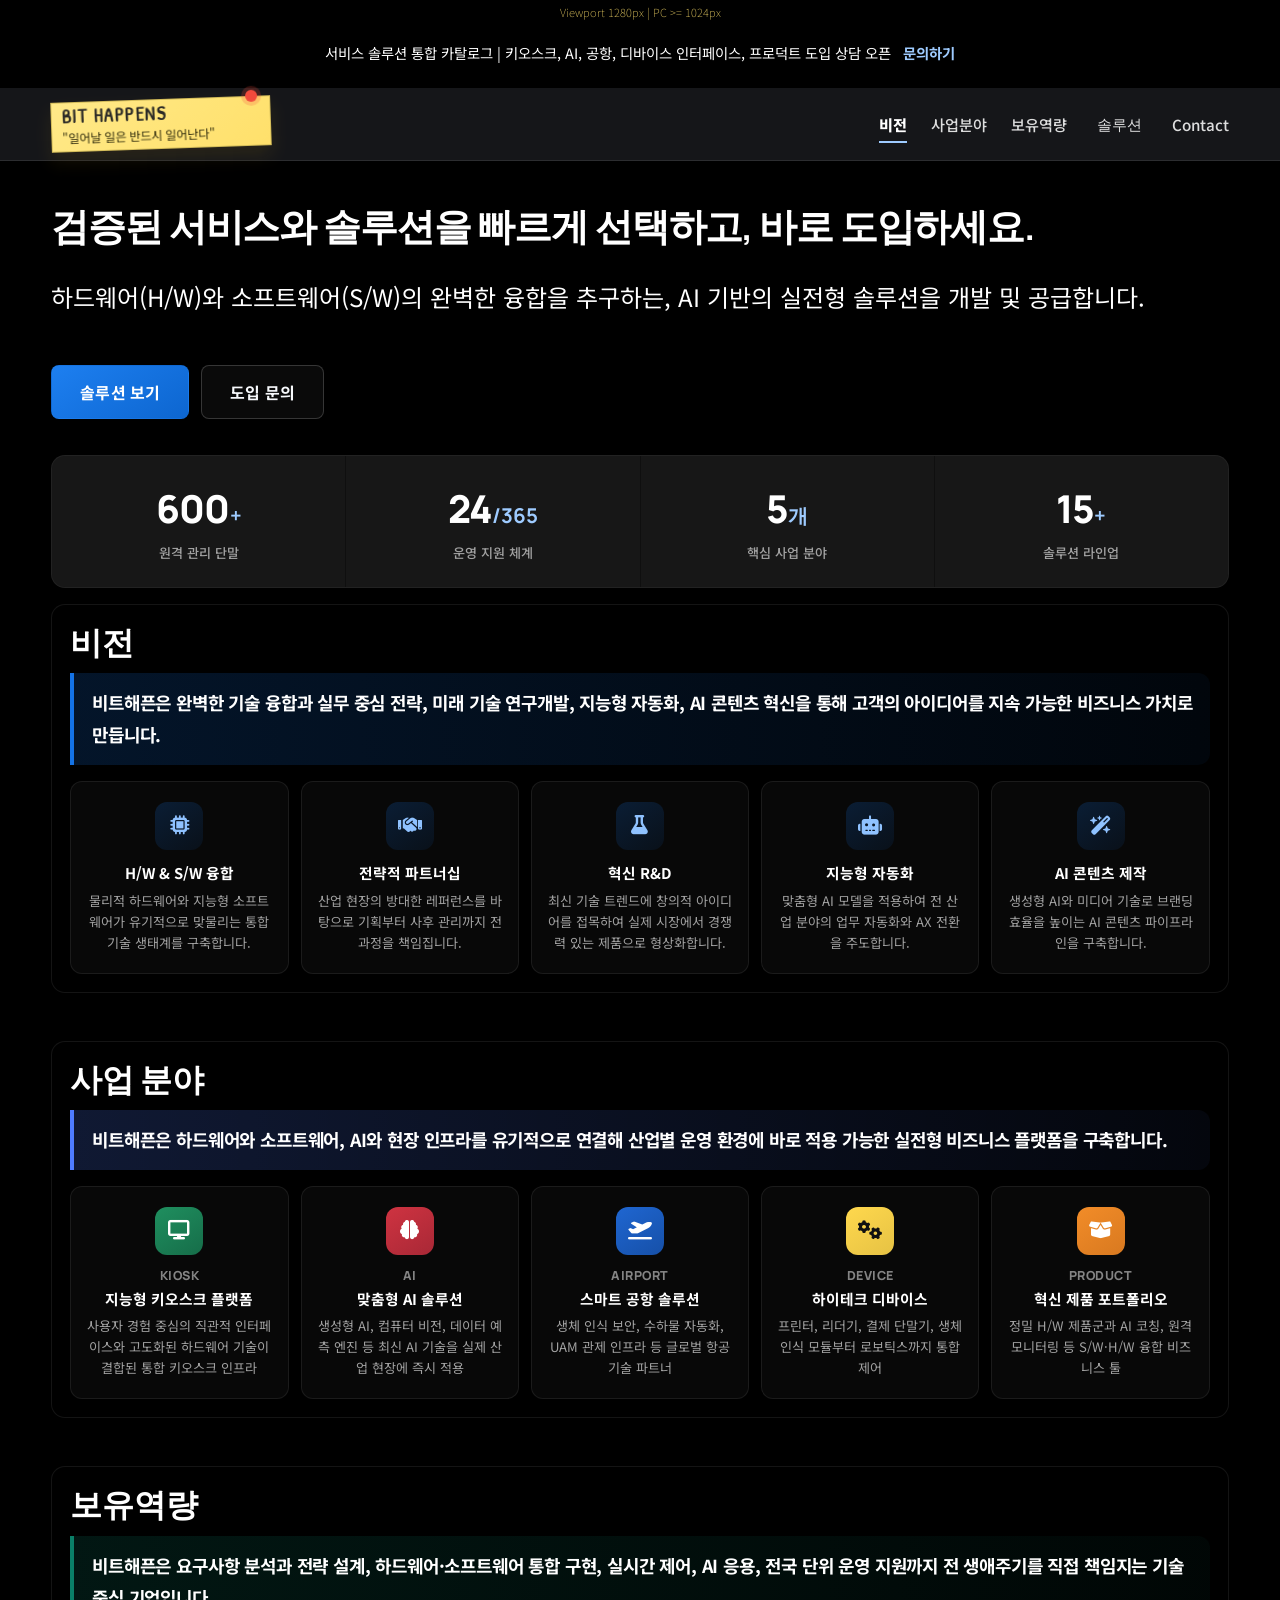
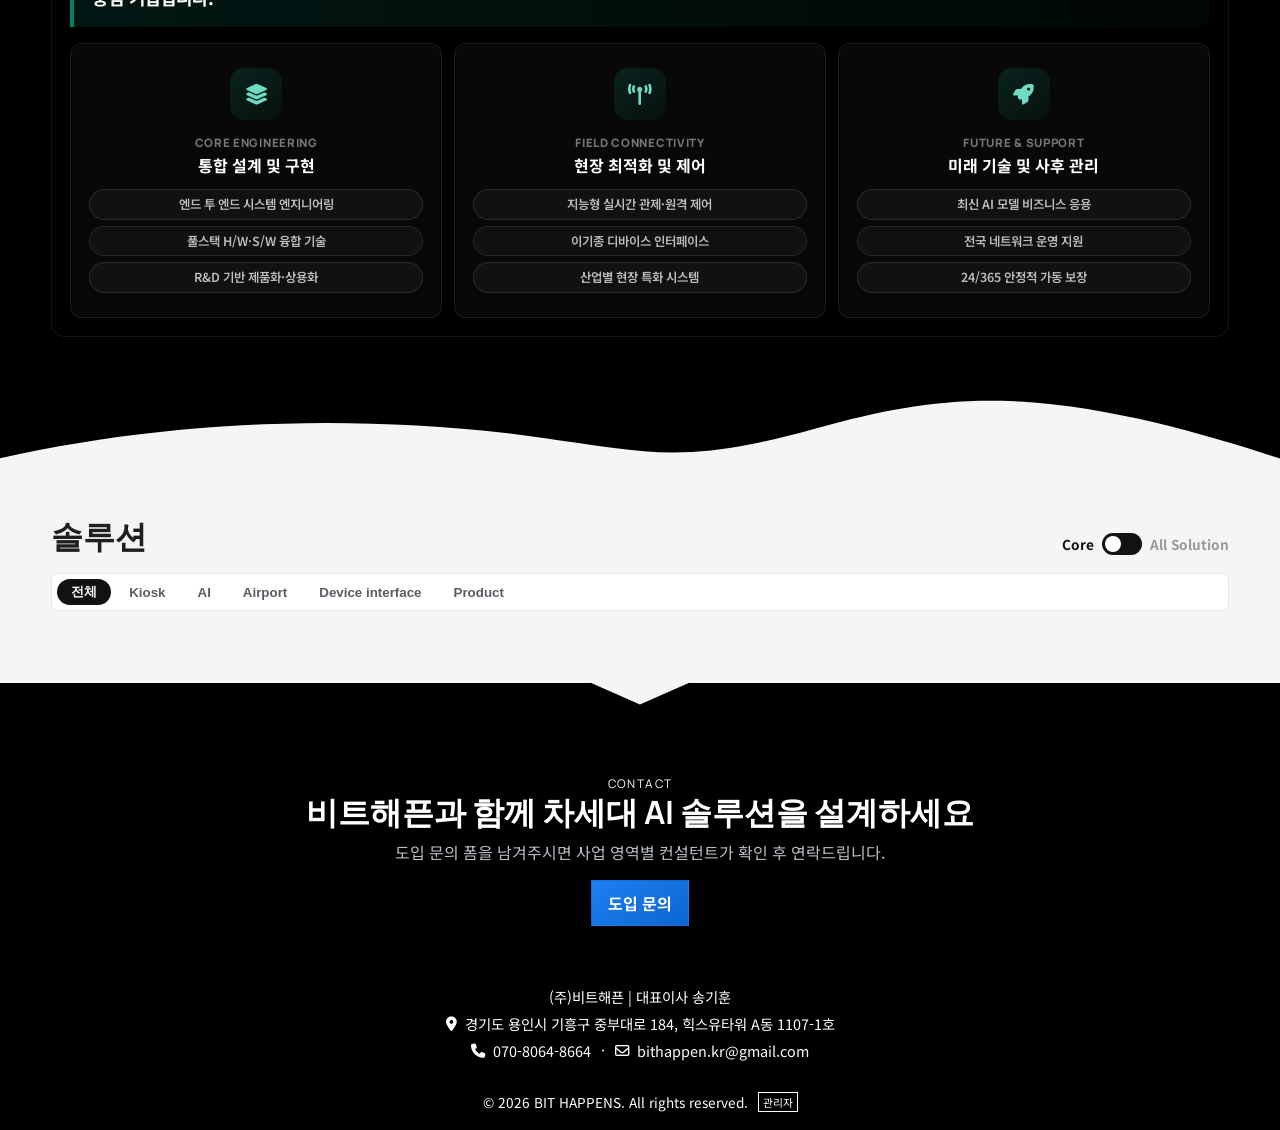
<file: index.html>
<!doctype html>
<html lang="ko">
  <head>
    <meta charset="UTF-8" />
    <meta name="viewport" content="width=device-width, initial-scale=1.0" />
    <link rel="icon" type="image/svg+xml" href="assets/images/favicon-home.svg" />
    <title>BIT HAPPENS | Main Page</title>
    <meta
      name="description"
      content="BIT HAPPENS(비트해픈) 메인 페이지 - 비트해픈 서비스 솔루션 홈페이지"
    />
    <link rel="preconnect" href="https://fonts.googleapis.com" />
    <link rel="preconnect" href="https://fonts.gstatic.com" crossorigin />
    <link rel="preconnect" href="https://tally.so" crossorigin />
    <link rel="dns-prefetch" href="https://tally.so" />
    <link
      href="https://fonts.googleapis.com/css2?family=Noto+Sans+KR:wght@400;500;700;800&family=Manrope:wght@600;700;800&family=Patrick+Hand+SC&display=swap"
      rel="stylesheet"
    />
    <link
      rel="stylesheet"
      href="https://cdnjs.cloudflare.com/ajax/libs/font-awesome/6.5.2/css/all.min.css"
      crossorigin="anonymous"
      referrerpolicy="no-referrer"
    />
    <link rel="stylesheet" href="assets/css/styles.css" />
  </head>
  <body>
    <div class="top-banner">
      <p class="viewport-debug" id="viewport-debug" aria-live="polite"></p>
      <p>서비스 솔루션 통합 카탈로그 | 키오스크, AI, 공항, 디바이스 인터페이스, 프로덕트 도입 상담 오픈</p>
      <a href="#contact">문의하기</a>
    </div>

    <header class="header">
      <div class="header-inner container">
        <a class="logo" href="index.html" aria-label="BIT HAPPENS 홈으로 이동">
          <!-- <p class="note-head">brand memo</p> -->
          <p class="note-brand">BIT HAPPENS</p>
          <p class="note-copy">
            "일어날 일은 반드시 일어난다"
          </p>
          <span class="note-pin" aria-hidden="true"></span>
        </a>

        <button class="menu-toggle" aria-label="모바일 메뉴" aria-expanded="false">
          <span></span><span></span><span></span>
        </button>

        <nav class="nav" aria-label="주요 탐색">
          <ul>
            <li><a href="#vision">비전</a></li>
            <li><a href="#business-area">사업분야</a></li>
            <li><a href="#capabilities">보유역량</a></li>
            <li class="has-mega" id="mega-host">
              <button
                type="button"
                class="nav-button"
                id="mega-trigger"
                aria-expanded="false"
                aria-haspopup="true"
                aria-controls="business-submenu"
              >
                솔루션
              </button>
              <div class="mega-menu" id="business-submenu" role="menu" aria-label="솔루션 하위메뉴">
                <ul class="submenu-list">
                  <li><a href="#plans" data-group="all" role="menuitem">전체</a></li>
                  <li><a href="#plans" data-group="kiosk" role="menuitem">Kiosk</a></li>
                  <li><a href="#plans" data-group="ai" role="menuitem">AI</a></li>
                  <li><a href="#plans" data-group="airport" role="menuitem">Airport</a></li>
                  <li><a href="#plans" data-group="device-interface" role="menuitem">Device interface</a></li>
                  <li><a href="#plans" data-group="product" role="menuitem">Product</a></li>
                </ul>
              </div>
            </li>
            <li><a href="#contact">Contact</a></li>
          </ul>
        </nav>
      </div>
    </header>

    <main>
      <section class="hero container" id="vision">
        <div class="hero-copy">
          <!-- <p class="label">NO FATE BUT WHAT WE MAKE</p> -->
          <h1>검증된 서비스와 솔루션을 빠르게 선택하고, 바로 도입하세요.</h1>
          <p class="hero-lead">
            하드웨어(H/W)와 소프트웨어(S/W)의 완벽한 융합을 추구하는, AI 기반의 실전형 솔루션을 개발 및 공급합니다.
          </p>
          <div class="hero-actions">
            <a class="btn primary" href="#plans">솔루션 보기</a>
            <a class="btn ghost" href="#contact">도입 문의</a>
          </div>

          <!-- 숫자 하이라이트 -->
          <div class="stats-strip">
            <div class="stat-item">
              <span class="stat-number" data-target="600">0</span><span class="stat-suffix">+</span>
              <p class="stat-label">원격 관리 단말</p>
            </div>
            <div class="stat-item">
              <span class="stat-number" data-target="24">0</span><span class="stat-suffix">/365</span>
              <p class="stat-label">운영 지원 체계</p>
            </div>
            <div class="stat-item">
              <span class="stat-number" data-target="5">0</span><span class="stat-suffix">개</span>
              <p class="stat-label">핵심 사업 분야</p>
            </div>
            <div class="stat-item">
              <span class="stat-number" data-target="15">0</span><span class="stat-suffix">+</span>
              <p class="stat-label">솔루션 라인업</p>
            </div>
          </div>

          <div class="hero-panel hero-vision-panel">
            <h2>비전</h2>
            <p class="hero-vision-summary">
              비트해픈은 완벽한 기술 융합과 실무 중심 전략, 미래 기술 연구개발, 지능형 자동화, AI 콘텐츠 혁신을 통해 고객의 아이디어를 지속 가능한 비즈니스 가치로 만듭니다.
            </p>
            <div class="vision-card-grid">
              <div class="vision-card">
                <div class="vision-card-icon"><i class="fa-solid fa-microchip"></i></div>
                <h3>H/W &amp; S/W 융합</h3>
                <p>물리적 하드웨어와 지능형 소프트웨어가 유기적으로 맞물리는 통합 기술 생태계를 구축합니다.</p>
              </div>
              <div class="vision-card">
                <div class="vision-card-icon"><i class="fa-solid fa-handshake"></i></div>
                <h3>전략적 파트너십</h3>
                <p>산업 현장의 방대한 레퍼런스를 바탕으로 기획부터 사후 관리까지 전 과정을 책임집니다.</p>
              </div>
              <div class="vision-card">
                <div class="vision-card-icon"><i class="fa-solid fa-flask"></i></div>
                <h3>혁신 R&amp;D</h3>
                <p>최신 기술 트렌드에 창의적 아이디어를 접목하여 실제 시장에서 경쟁력 있는 제품으로 형상화합니다.</p>
              </div>
              <div class="vision-card">
                <div class="vision-card-icon"><i class="fa-solid fa-robot"></i></div>
                <h3>지능형 자동화</h3>
                <p>맞춤형 AI 모델을 적용하여 전 산업 분야의 업무 자동화와 AX 전환을 주도합니다.</p>
              </div>
              <div class="vision-card">
                <div class="vision-card-icon"><i class="fa-solid fa-wand-magic-sparkles"></i></div>
                <h3>AI 콘텐츠 제작</h3>
                <p>생성형 AI와 미디어 기술로 브랜딩 효율을 높이는 AI 콘텐츠 파이프라인을 구축합니다.</p>
              </div>
            </div>
          </div>
        <div class="hero-panel" id="business-area">
          <h2>사업 분야</h2>
          <p class="business-area-summary">
            비트해픈은 하드웨어와 소프트웨어, AI와 현장 인프라를 유기적으로 연결해 산업별 운영 환경에 바로 적용 가능한 실전형 비즈니스 플랫폼을 구축합니다.
          </p>
          <div class="business-card-grid">
            <div class="business-card business-card--kiosk">
              <div class="business-card-icon"><i class="fa-solid fa-display"></i></div>
              <strong>Kiosk</strong>
              <h3>지능형 키오스크 플랫폼</h3>
              <p>사용자 경험 중심의 직관적 인터페이스와 고도화된 하드웨어 기술이 결합된 통합 키오스크 인프라</p>
            </div>
            <div class="business-card business-card--ai">
              <div class="business-card-icon"><i class="fa-solid fa-brain"></i></div>
              <strong>AI</strong>
              <h3>맞춤형 AI 솔루션</h3>
              <p>생성형 AI, 컴퓨터 비전, 데이터 예측 엔진 등 최신 AI 기술을 실제 산업 현장에 즉시 적용</p>
            </div>
            <div class="business-card business-card--airport">
              <div class="business-card-icon"><i class="fa-solid fa-plane-departure"></i></div>
              <strong>Airport</strong>
              <h3>스마트 공항 솔루션</h3>
              <p>생체 인식 보안, 수하물 자동화, UAM 관제 인프라 등 글로벌 항공 기술 파트너</p>
            </div>
            <div class="business-card business-card--device">
              <div class="business-card-icon"><i class="fa-solid fa-gears"></i></div>
              <strong>Device</strong>
              <h3>하이테크 디바이스</h3>
              <p>프린터, 리더기, 결제 단말기, 생체 인식 모듈부터 로보틱스까지 통합 제어</p>
            </div>
            <div class="business-card business-card--product">
              <div class="business-card-icon"><i class="fa-solid fa-box-open"></i></div>
              <strong>Product</strong>
              <h3>혁신 제품 포트폴리오</h3>
              <p>정밀 H/W 제품군과 AI 코칭, 원격 모니터링 등 S/W·H/W 융합 비즈니스 툴</p>
            </div>
          </div>
        </div>
          <div class="hero-panel hero-capability-panel" id="capabilities">
            <h2>보유역량</h2>
            <p class="hero-capability-summary">
              비트해픈은 요구사항 분석과 전략 설계, 하드웨어·소프트웨어 통합 구현, 실시간 제어, AI 응용, 전국 단위 운영 지원까지 전 생애주기를 직접 책임지는 기술 중심 기업입니다.
            </p>
            <div class="capability-card-grid">
              <article class="capability-card">
                <div class="capability-card-icon"><i class="fa-solid fa-layer-group"></i></div>
                <p class="capability-card-label">Core Engineering</p>
                <h3>통합 설계 및 구현</h3>
                <ul class="capability-tags">
                  <li>엔드 투 엔드 시스템 엔지니어링</li>
                  <li>풀스택 H/W·S/W 융합 기술</li>
                  <li>R&amp;D 기반 제품화·상용화</li>
                </ul>
              </article>
              <article class="capability-card">
                <div class="capability-card-icon"><i class="fa-solid fa-tower-broadcast"></i></div>
                <p class="capability-card-label">Field Connectivity</p>
                <h3>현장 최적화 및 제어</h3>
                <ul class="capability-tags">
                  <li>지능형 실시간 관제·원격 제어</li>
                  <li>이기종 디바이스 인터페이스</li>
                  <li>산업별 현장 특화 시스템</li>
                </ul>
              </article>
              <article class="capability-card">
                <div class="capability-card-icon"><i class="fa-solid fa-rocket"></i></div>
                <p class="capability-card-label">Future &amp; Support</p>
                <h3>미래 기술 및 사후 관리</h3>
                <ul class="capability-tags">
                  <li>최신 AI 모델 비즈니스 응용</li>
                  <li>전국 네트워크 운영 지원</li>
                  <li>24/365 안정적 가동 보장</li>
                </ul>
              </article>
            </div>
          </div>
          <!-- <div class="hero-actions">
            <a class="btn primary" href="#plans">패키지 보기</a>
            <a class="btn ghost" href="#catalog">전체 카탈로그</a>
          </div> -->
        </div>
      </section>

    <div class="divider-main">
      <svg
        data-name="Layer 1"
        xmlns="http://www.w3.org/2000/svg"
        viewBox="0 0 1200 120"
        preserveAspectRatio="none"
      >
        <path
          d="M0,0V5.63C149.93,59,314.09,71.32,475.83,42.57c43-7.64,84.23-20.12,127.61-26.46,59-8.63,112.48,12.24,165.56,35.4C827.93,77.22,886,95.24,951.2,90c86.53-7,172.46-45.71,248.8-84.81V0Z"
          class="shape-fill"
        ></path>
      </svg>
    </div>



      <section class="container" id="plans">
        <div class="section-head between">
          <h2>솔루션</h2>
          <label class="solution-toggle" aria-label="솔루션 보기 범위">
            <span class="toggle-label" data-mode="featured">Core</span>
            <input type="checkbox" id="solution-mode-toggle" />
            <span class="toggle-track"><span class="toggle-thumb"></span></span>
            <span class="toggle-label" data-mode="all">All Solution</span>
          </label>
        </div>

        <div class="solution-toolbar">
          <div class="segment-control" role="tablist" aria-label="솔루션 분야 필터">
            <button class="segment active" data-group="all" aria-selected="true">전체</button>
            <button class="segment" data-group="kiosk" aria-selected="false">Kiosk</button>
            <button class="segment" data-group="ai" aria-selected="false">AI</button>
            <button class="segment" data-group="airport" aria-selected="false">Airport</button>
            <button class="segment" data-group="device-interface" aria-selected="false">Device interface</button>
            <button class="segment" data-group="product" aria-selected="false">Product</button>
          </div>
        </div>

        <div class="plan-grid" id="plan-grid"></div>
      </section>

      <!-- <section class="container reveal insight-section" id="tech-stack">
        <div class="section-head">
          <h2>핵심 기술 스택</h2>
          <p>자료 14쪽 기준 항목을 빠짐없이 반영해 기술 카테고리별로 정리했습니다.</p>
        </div>
        <div class="insight-grid">
          <article class="insight-card">
            <p class="insight-label">AI / LLM</p>
            <h3>생성형 AI 및 모델 연동</h3>
            <ul>
              <li>Claude API, OpenAI GPT/DALL-E</li>
              <li>ElevenLabs TTS, Runway AI Video</li>
            </ul>
          </article>
          <article class="insight-card">
            <p class="insight-label">Computer Vision</p>
            <h3>컴퓨터 비전</h3>
            <ul>
              <li>ONNX Runtime, MediaPipe, YOLO</li>
              <li>DensePose, SCRFD, ArcFace</li>
              <li>Stable Diffusion, DiT</li>
            </ul>
          </article>
          <article class="insight-card">
            <p class="insight-label">Voice</p>
            <h3>음성 처리</h3>
            <ul>
              <li>Moonshine Voice (온디바이스)</li>
              <li>Whisper.Net, NAudio</li>
              <li>실시간 FFT 스펙트럼</li>
            </ul>
          </article>
          <article class="insight-card">
            <p class="insight-label">Languages</p>
            <h3>개발 언어</h3>
            <ul>
              <li>C# (.NET 8.0/9.0) - 주력</li>
              <li>Python, Rust, TypeScript</li>
              <li>Kotlin (Android)</li>
            </ul>
          </article>
          <article class="insight-card">
            <p class="insight-label">UI Framework</p>
            <h3>UI 프레임워크</h3>
            <ul>
              <li>WPF (데스크톱)</li>
              <li>FastAPI (웹 백엔드)</li>
              <li>Android (모바일)</li>
            </ul>
          </article>
          <article class="insight-card">
            <p class="insight-label">Infra / Tools</p>
            <h3>인프라 및 도구</h3>
            <ul>
              <li>FFmpeg, MQTT, Docker</li>
              <li>DirectML GPU 가속</li>
              <li>JSON, SQLite, PostgreSQL</li>
            </ul>
          </article>
        </div>
      </section>

      <section class="container reveal insight-section" id="practical-value">
        <div class="section-head">
          <h2>유용성 및 실용적 가치</h2>
          <p>자료 15쪽 기준 항목을 빠짐없이 반영해 실질적 운영 가치를 모두 정리했습니다.</p>
        </div>
        <div class="insight-grid">
          <article class="insight-card">
            <p class="insight-label">Cost Saving</p>
            <h3>비용 절감</h3>
            <ul>
              <li>AI 자동화로 전문 인력 비용 대폭 절감</li>
              <li>QuickClip 기준 1분 영상 약 $0.38</li>
            </ul>
          </article>
          <article class="insight-card">
            <p class="insight-label">Productivity</p>
            <h3>생산성 향상</h3>
            <ul>
              <li>하자 검증 시간당 800~2000장 처리</li>
              <li>각본/영상 자동 생성 파이프라인</li>
            </ul>
          </article>
          <article class="insight-card">
            <p class="insight-label">On-Device</p>
            <h3>온디바이스 처리</h3>
            <ul>
              <li>클라우드 의존 탈피로 개인정보 보호 강화</li>
              <li>네트워크 독립성 확보</li>
            </ul>
          </article>
          <article class="insight-card">
            <p class="insight-label">Real-Time</p>
            <h3>실시간 분석</h3>
            <ul>
              <li>스포츠 코칭, 얼굴 인식, 포즈 추정</li>
              <li>모두 실시간 처리 가능</li>
            </ul>
          </article>
          <article class="insight-card">
            <p class="insight-label">Cross Platform</p>
            <h3>크로스 플랫폼</h3>
            <ul>
              <li>Windows 데스크톱 + Android + Web</li>
              <li>다양한 환경 지원</li>
            </ul>
          </article>
          <article class="insight-card">
            <p class="insight-label">Automation</p>
            <h3>무인 자동화</h3>
            <ul>
              <li>키오스크, POS, 워크플로우 엔진 기반</li>
              <li>무인 운영 가능</li>
            </ul>
          </article>
        </div>
      </section>

      <section class="container reveal insight-section" id="differentiation">
        <div class="section-head">
          <h2>아이디어와 차별성</h2>
          <p>자료 16쪽 기준 항목을 빠짐없이 반영해 차별 요소를 모두 정리했습니다.</p>
        </div>
        <div class="insight-grid">
          <article class="insight-card">
            <p class="insight-label">Local AI</p>
            <h3>온디바이스 AI 우선 설계</h3>
            <ul>
              <li>SmartFaceEngine, Moonshine 기반 로컬 처리</li>
              <li>클라우드 없이 로컬에서 직접 처리</li>
              <li>보안, 속도, 비용 모두에서 우위 확보</li>
            </ul>
          </article>
          <article class="insight-card">
            <p class="insight-label">Pipeline</p>
            <h3>멀티 AI 파이프라인</h3>
            <ul>
              <li>여러 AI 모델을 순차 연결해 복합 결과물 생성</li>
              <li>Claude → DALL-E → ElevenLabs → FFmpeg 순차 파이프라인</li>
            </ul>
          </article>
          <article class="insight-card">
            <p class="insight-label">WiFi Sensing</p>
            <h3>WiFi 비접촉 감지</h3>
            <ul>
              <li>RuView: WiFi CSI 활용 벽 너머 감지</li>
              <li>카메라 없이 프라이버시를 보호하면서 생체 감지</li>
            </ul>
          </article>
          <article class="insight-card">
            <p class="insight-label">Virtual Try-On</p>
            <h3>영상 기반 가상 피팅</h3>
            <ul>
              <li>이미지뿐 아니라 영상까지 가능한 Virtual Try-On</li>
              <li>ICLR 2025 논문 채택 기술</li>
            </ul>
          </article>
          <article class="insight-card">
            <p class="insight-label">Domain Fit</p>
            <h3>AI + 도메인 전문성</h3>
            <ul>
              <li>건설 하자 검증, 테니스 코칭 등</li>
              <li>특정 산업에 AI를 깊이 있게 적용</li>
            </ul>
          </article>
          <article class="insight-card">
            <p class="insight-label">Research Agent</p>
            <h3>자율 연구 에이전트</h3>
            <ul>
              <li>AI가 스스로 학습 실험을 설계하고 수행</li>
              <li>수면 중에도 100회 실험 자동 진행</li>
            </ul>
          </article>
        </div>
      </section>

      <section class="container reveal insight-section" id="applications">
        <div class="section-head">
          <h2>적용 분야</h2>
          <p>자료 17쪽 기준 항목을 빠짐없이 반영해 실제 적용 가능한 산업군을 모두 정리했습니다.</p>
        </div>
        <div class="insight-grid">
          <article class="insight-card">
            <p class="insight-label">Retail / Commerce</p>
            <h3>리테일 / 커머스</h3>
            <ul>
              <li>POS, 키오스크, 가상 피팅, 푸드트럭</li>
            </ul>
          </article>
          <article class="insight-card">
            <p class="insight-label">Media / Content</p>
            <h3>미디어 / 콘텐츠</h3>
            <ul>
              <li>AI 영상 생성, 각본 작성, 스토리보드</li>
            </ul>
          </article>
          <article class="insight-card">
            <p class="insight-label">Sports / Health</p>
            <h3>스포츠 / 헬스</h3>
            <ul>
              <li>테니스 스윙 분석, 생체 신호 모니터링</li>
            </ul>
          </article>
          <article class="insight-card">
            <p class="insight-label">Construction / Building</p>
            <h3>건설 / 건축</h3>
            <ul>
              <li>하자 검출 및 AI 라벨링</li>
            </ul>
          </article>
          <article class="insight-card">
            <p class="insight-label">Security / Identity</p>
            <h3>보안 / 인증</h3>
            <ul>
              <li>얼굴 인식, 라이브니스 감지, 비접촉 배송</li>
            </ul>
          </article>
          <article class="insight-card">
            <p class="insight-label">Smart Facilities</p>
            <h3>스마트 시설</h3>
            <ul>
              <li>LED 디스플레이 관리, 원격 키오스크 제어</li>
            </ul>
          </article>
          <article class="insight-card">
            <p class="insight-label">Fashion</p>
            <h3>패션</h3>
            <ul>
              <li>이미지/영상 가상 피팅 (Virtual Try-On)</li>
            </ul>
          </article>
          <article class="insight-card">
            <p class="insight-label">IoT / Sensing</p>
            <h3>IoT / 센싱</h3>
            <ul>
              <li>WiFi 기반 관통 감지, ESP32 연동</li>
            </ul>
          </article>
          <article class="insight-card">
            <p class="insight-label">Research / Automation</p>
            <h3>연구 / 자동화</h3>
            <ul>
              <li>자율 AI 연구 에이전트, LLM 서버</li>
            </ul>
          </article>
        </div>
      </section> -->



      <section class="contact container reveal" id="contact">
    <div class="divider-footer">
      <svg
        data-name="Layer 1"
        xmlns="http://www.w3.org/2000/svg"
        viewBox="0 0 1200 120"
        preserveAspectRatio="none"
      >
        <path d="M649.97 0L550.03 0 599.91 54.12 649.97 0z" class="shape-fill"></path>
      </svg>
    </div>

        <div>
          <p class="label">CONTACT</p>
          <h2>비트해픈과 함께 차세대 AI 솔루션을 설계하세요</h2>
          <p>도입 문의 폼을 남겨주시면 사업 영역별 컨설턴트가 확인 후 연락드립니다.</p>
        </div>
        <a
          class="btn primary"
          href="https://tally.so/r/oboZNx"
          data-inquiry-trigger
          aria-haspopup="dialog"
          aria-controls="inquiry-modal"
        >도입 문의</a>
      </section>
    </main>

    <footer class="footer">
      <div class="footer-company-info" aria-label="회사 정보">
        <p>(주)비트해픈 | 대표이사 송기훈</p>
        <p>
          <button
            type="button"
            class="footer-info-action footer-info-item"
            data-copy-text="경기도 용인시 기흥구 중부대로 184, 힉스유타워 A동 1107-1호"
            data-copy-label="주소"
            aria-label="회사 주소 복사"
          ><i class="fa-solid fa-location-dot footer-info-icon" aria-hidden="true"></i><span>경기도 용인시 기흥구 중부대로 184, 힉스유타워 A동 1107-1호</span></button>
        </p>
        <p>
          <a class="footer-info-action footer-info-action--link footer-info-item" href="tel:07080648664" aria-label="대표전화로 전화하기"><i class="fa-solid fa-phone footer-info-icon" aria-hidden="true"></i><span>070-8064-8664</span></a>
          <span class="footer-info-divider">·</span>
          <button
            type="button"
            class="footer-info-action footer-info-item"
            data-copy-text="bithappen.kr@gmail.com"
            data-copy-label="이메일"
            aria-label="이메일 주소 복사"
          ><i class="fa-regular fa-envelope footer-info-icon" aria-hidden="true"></i><span>bithappen.kr@gmail.com</span></button>
        </p>
      </div>

      <div class="footer-bottom">
        <p>© 2026 BIT HAPPENS. All rights reserved.</p>
        <a class="admin-entry" href="pages/login.html" aria-label="관리자 로그인">관리자</a>
      </div>
    </footer>

    <script src="assets/js/app-version.js"></script>
    <script src="assets/js/asset-loader.js"></script>
    <script>
      window.BitHappenLoadScripts(['assets/js/supabase-config.js', 'assets/js/cards-data.js', 'assets/js/script.js']);
    </script>
  </body>
</html>
</file>
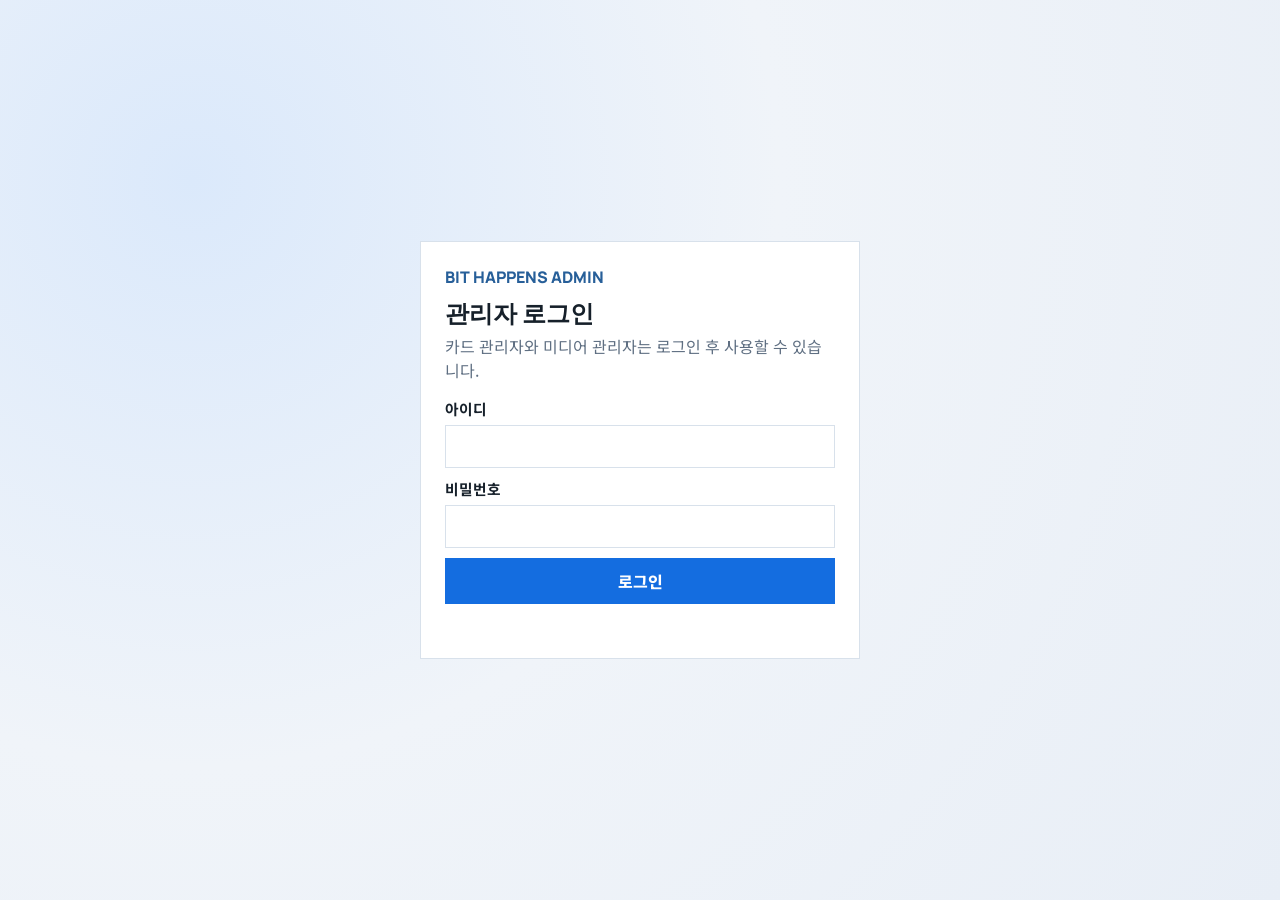
<file: admin-users.html>
<!doctype html>
<html lang="ko">
  <head>
    <meta charset="UTF-8" />
    <meta name="viewport" content="width=device-width, initial-scale=1.0" />
    <title>BIT HAPPENS | Admin Users</title>
    <link rel="preconnect" href="https://fonts.googleapis.com" />
    <link rel="preconnect" href="https://fonts.gstatic.com" crossorigin />
    <link
      href="https://fonts.googleapis.com/css2?family=Noto+Sans+KR:wght@400;500;700;800&family=Manrope:wght@700;800&display=swap"
      rel="stylesheet"
    />
    <link rel="stylesheet" href="admin-users.css" />
  </head>
  <body>
    <main class="users-layout">
      <section class="panel">
        <h1>사용자 관리</h1>
        <p class="hint">super admin만 신규 계정 생성 및 비밀번호 변경이 가능합니다.</p>

        <form id="create-user-form" class="form-block">
          <h2>새 계정 만들기</h2>
          <label>아이디
            <input id="new-user-id" required />
          </label>
          <label>비밀번호
            <input id="new-user-password" type="password" required />
          </label>
          <label>역할
            <select id="new-user-role">
              <option value="admin">admin</option>
              <option value="super_admin">super_admin</option>
            </select>
          </label>
          <button type="submit">계정 생성</button>
        </form>

        <form id="change-password-form" class="form-block">
          <h2>비밀번호 변경</h2>
          <label>대상 아이디
            <input id="target-user-id" required />
          </label>
          <label>새 비밀번호
            <input id="target-user-password" type="password" required />
          </label>
          <button type="submit">비밀번호 변경</button>
        </form>

        <p id="users-message" class="message"></p>
      </section>

      <section class="panel">
        <h2>계정 목록</h2>
        <div id="users-list" class="list"></div>
      </section>
    </main>

    <script src="supabase-config.js?v=20260325"></script>
    <script src="admin-auth.js?v=20260325"></script>
    <script src="admin-users.js?v=20260325"></script>
  </body>
</html>
</file>
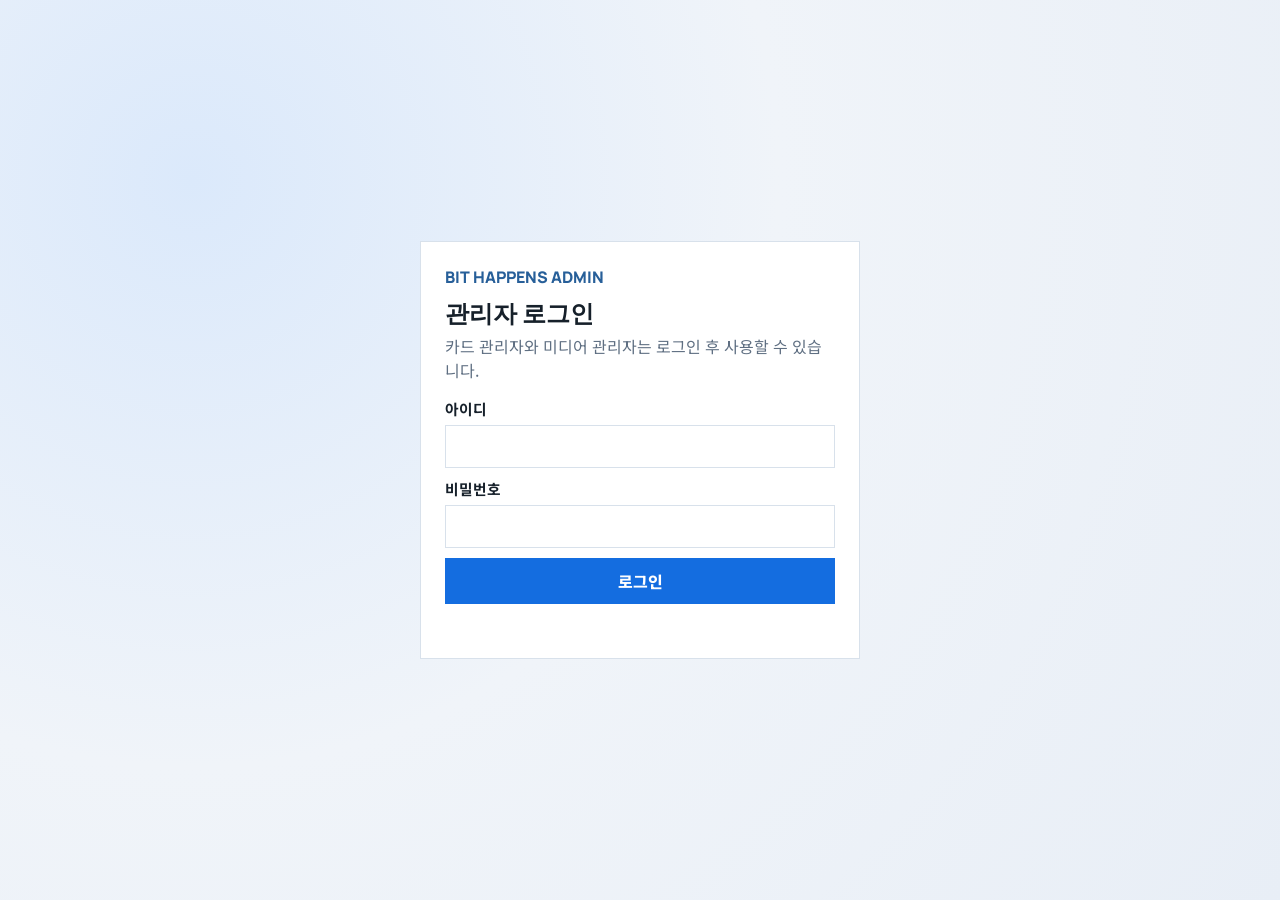
<file: admin.html>
<!doctype html>
<html lang="ko">
  <head>
    <meta charset="UTF-8" />
    <meta name="viewport" content="width=device-width, initial-scale=1.0" />
    <title>BIT HAPPENS | Admin Console</title>
    <link rel="preconnect" href="https://fonts.googleapis.com" />
    <link rel="preconnect" href="https://fonts.gstatic.com" crossorigin />
    <link
      href="https://fonts.googleapis.com/css2?family=Noto+Sans+KR:wght@400;500;700;800&family=Manrope:wght@700;800&display=swap"
      rel="stylesheet"
    />
    <link rel="stylesheet" href="admin.css" />
  </head>
  <body>
    <main class="admin-layout">
      <aside class="admin-sidebar">
        <div class="brand">
          <p class="eyebrow">ADMIN CONSOLE</p>
          <h1>BIT HAPPENS</h1>
          <p id="session-user" class="session-user"></p>
        </div>

        <nav class="menu" id="menu-root">
          <button type="button" data-page="manager.html" class="active">카드 관리자</button>
          <button type="button" data-page="media-manager.html">미디어 관리자</button>
        </nav>

        <div class="sidebar-actions">
          <button type="button" id="logout-btn">로그아웃</button>
        </div>
      </aside>

      <section class="admin-content">
        <iframe id="admin-frame" title="관리자 콘텐츠" src="manager.html"></iframe>
      </section>
    </main>

    <script src="supabase-config.js?v=20260325"></script>
    <script src="admin-auth.js?v=20260325"></script>
    <script src="admin.js?v=20260325"></script>
  </body>
</html>
</file>
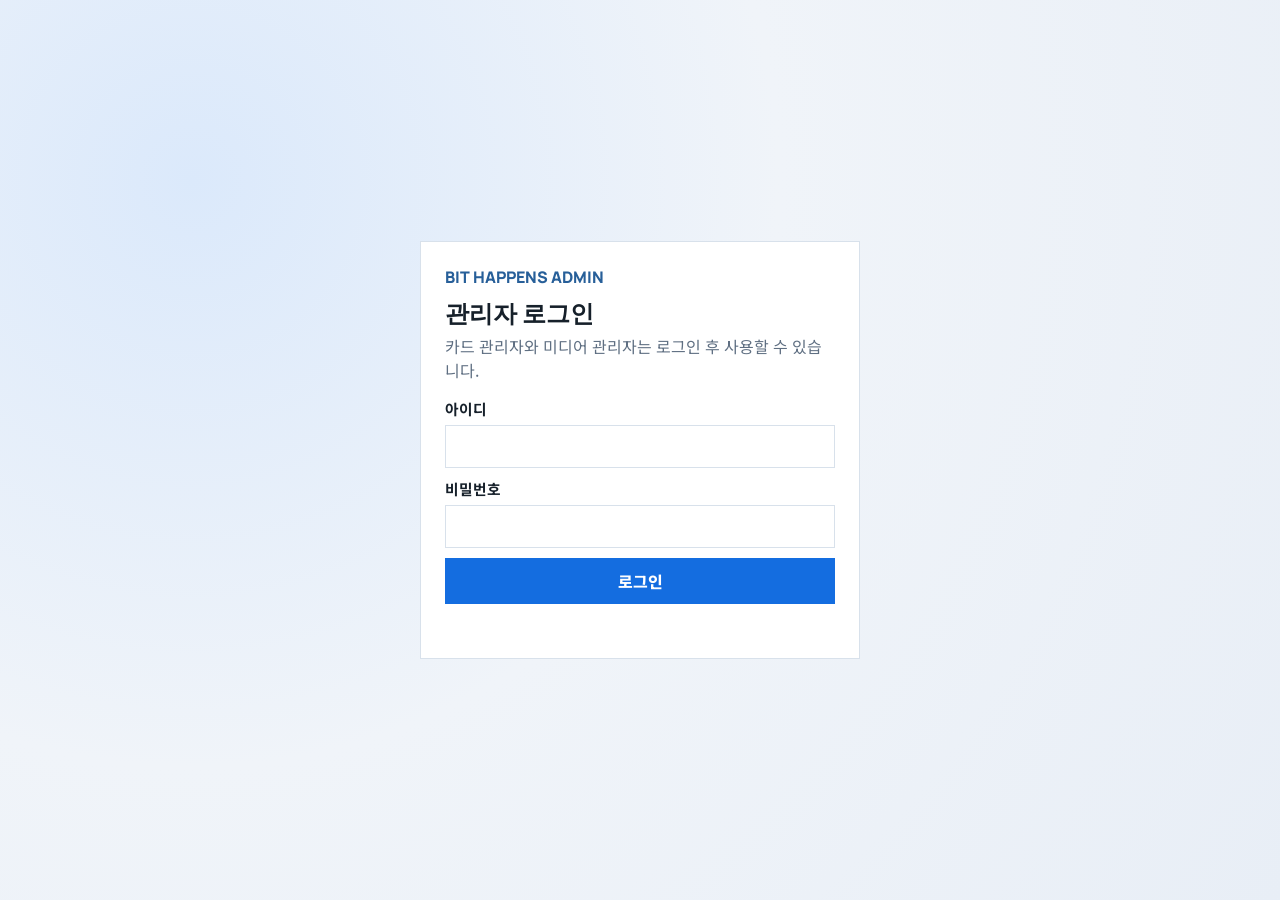
<file: login.html>
<!doctype html>
<html lang="ko">
  <head>
    <meta charset="UTF-8" />
    <meta name="viewport" content="width=device-width, initial-scale=1.0" />
    <title>BIT HAPPENS | Admin Login</title>
    <link rel="preconnect" href="https://fonts.googleapis.com" />
    <link rel="preconnect" href="https://fonts.gstatic.com" crossorigin />
    <link
      href="https://fonts.googleapis.com/css2?family=Noto+Sans+KR:wght@400;500;700;800&family=Manrope:wght@700;800&display=swap"
      rel="stylesheet"
    />
    <link rel="stylesheet" href="login.css" />
  </head>
  <body>
    <main class="login-wrap">
      <section class="login-panel">
        <p class="eyebrow">BIT HAPPENS ADMIN</p>
        <h1>관리자 로그인</h1>
        <p class="sub">카드 관리자와 미디어 관리자는 로그인 후 사용할 수 있습니다.</p>
        <form id="login-form">
          <label>아이디
            <input id="login-id" autocomplete="username" required />
          </label>
          <label>비밀번호
            <input id="login-password" type="password" autocomplete="current-password" required />
          </label>
          <button type="submit">로그인</button>
        </form>
        <p id="login-message" class="message"></p>
      </section>
    </main>

    <script src="supabase-config.js?v=20260325"></script>
    <script src="admin-auth.js?v=20260325"></script>
    <script src="login.js?v=20260325"></script>
  </body>
</html>
</file>
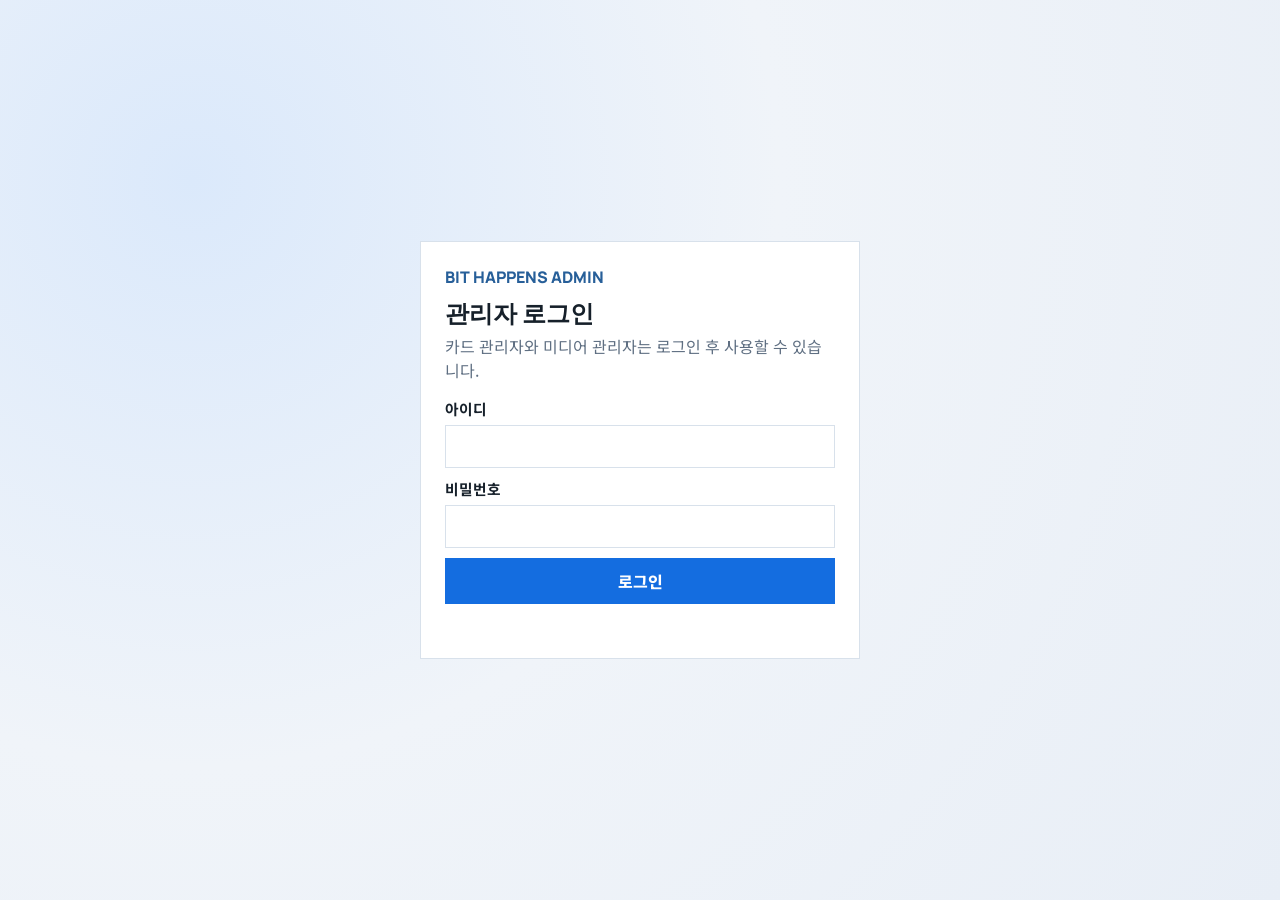
<file: manager.html>
<!doctype html>
<html lang="ko">
  <head>
    <meta charset="UTF-8" />
    <meta name="viewport" content="width=device-width, initial-scale=1.0" />
    <title>BIT HAPPENS | Card Manager</title>
    <link rel="preconnect" href="https://fonts.googleapis.com" />
    <link rel="preconnect" href="https://fonts.gstatic.com" crossorigin />
    <link
      href="https://fonts.googleapis.com/css2?family=Noto+Sans+KR:wght@400;500;700;800&family=Manrope:wght@600;700;800&display=swap"
      rel="stylesheet"
    />
    <link rel="stylesheet" href="manager.css" />
  </head>
  <body>
    <header class="manager-header">
      <h1>Package Card Manager</h1>
      <p>카드 내용을 편집하고 우선순위/가로 칸 점유(1~4)를 설정하세요.</p>
      <div class="header-actions">
        <a href="admin.html">관리자 콘솔</a>
        <a href="index.html">메인 페이지 보기</a>
        <a href="media-manager.html">이미지 업로드</a>
        <button type="button" id="export-cards-source">cards-data.js 코드 복사</button>
        <button type="button" id="reset-cards">기본값으로 초기화</button>
      </div>
    </header>

    <main class="layout">
      <section class="panel form-panel">
        <h2>카드 편집</h2>
        <form id="card-form">
          <input type="hidden" id="card-id" />

          <label>사업영역
            <select id="group" required>
              <option value="kiosk">Kiosk</option>
              <option value="ai">AI</option>
              <option value="airport">Airport</option>
              <option value="all">All/Enterprise</option>
            </select>
          </label>

          <label>배지
            <input id="badge" required />
          </label>

          <label>카드 제목
            <input id="title" required />
          </label>

          <label>설명
            <textarea id="copy" rows="3" required></textarea>
          </label>

          <label>핵심 기능 (줄바꿈으로 구분)
            <textarea id="features" rows="4" required></textarea>
          </label>

          <label>적용 산업
            <input id="industry" />
          </label>

          <label>구축 기간
            <input id="period" />
          </label>

          <label>연동 범위
            <input id="integration" />
          </label>

          <label>태그 (콤마 구분)
            <input id="tags" placeholder="예: Vision, Security, API" />
          </label>

          <div class="inline-row">
            <label>우선순위
              <input id="priority" type="number" min="1" step="1" required />
            </label>
            <label>가로 칸 점유
              <select id="span" required>
                <option value="1">1칸</option>
                <option value="2">2칸</option>
                <option value="3">3칸</option>
                <option value="4">4칸</option>
              </select>
            </label>
          </div>

          <div class="inline-row">
            <label>버튼 라벨
              <input id="cta-label" value="상담 요청" />
            </label>
            <label>버튼 스타일
              <select id="cta-style">
                <option value="primary">Primary</option>
                <option value="ghost">Ghost</option>
              </select>
            </label>
          </div>

          <label class="toggle-row">
            <input id="enabled" type="checkbox" checked />
            메인 페이지에 노출
          </label>

          <div class="form-actions">
            <button type="submit">저장</button>
            <button type="button" id="create-new">새 카드 작성</button>
          </div>
        </form>
      </section>

      <section class="panel list-panel">
        <h2>카드 목록</h2>
        <p class="hint">우선순위가 낮을수록 메인 페이지에서 먼저 노출됩니다.</p>
        <div id="card-list" class="card-list"></div>
      </section>
    </main>

    <script src="supabase-config.js?v=20260325"></script>
    <script src="admin-auth.js?v=20260325"></script>
    <script src="cards-data.js?v=20260325"></script>
    <script src="manager.js?v=20260325"></script>
  </body>
</html>
</file>
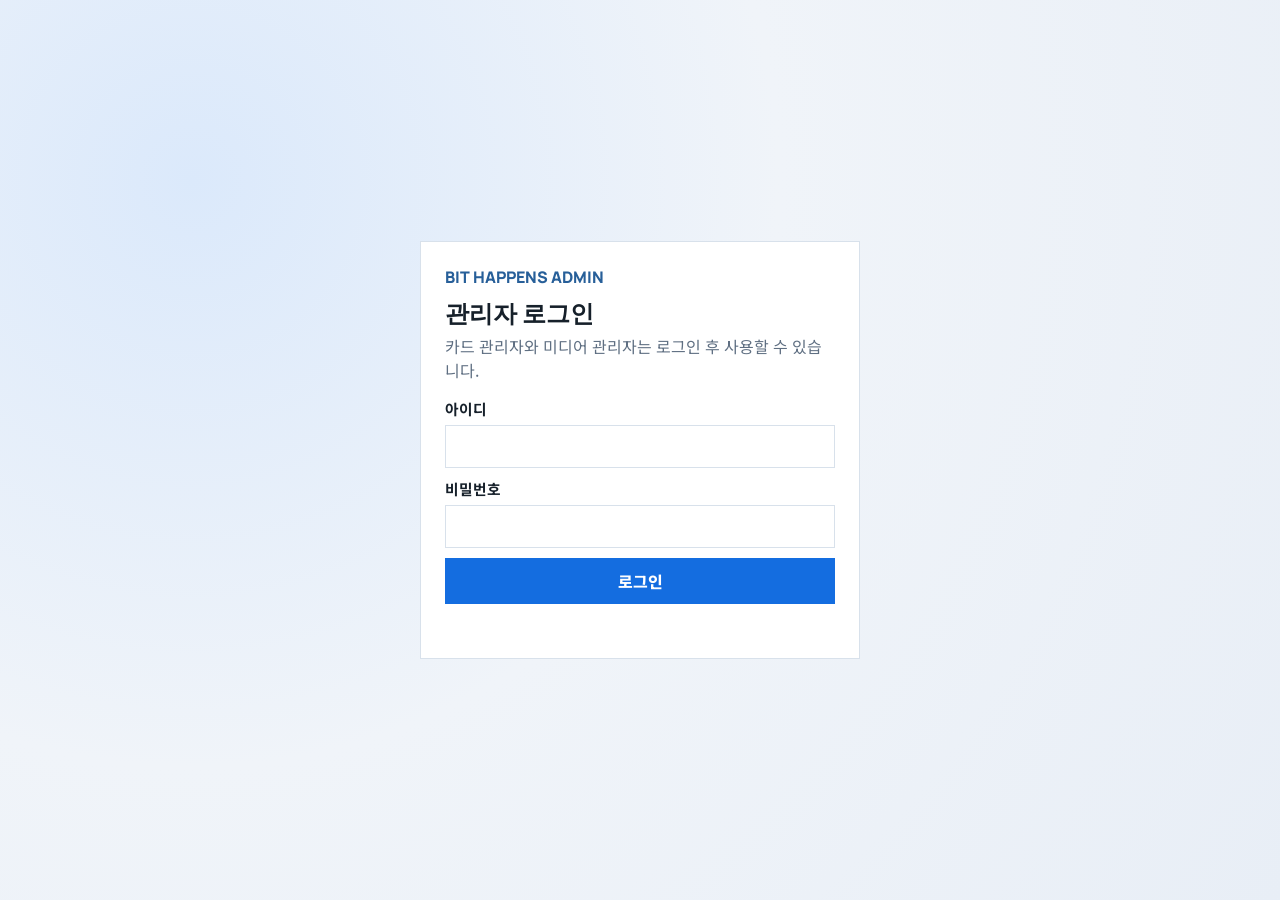
<file: media-manager.html>
<!doctype html>
<html lang="ko">
  <head>
    <meta charset="UTF-8" />
    <meta name="viewport" content="width=device-width, initial-scale=1.0" />
    <title>BIT HAPPENS | Media Upload Manager</title>
    <link rel="preconnect" href="https://fonts.googleapis.com" />
    <link rel="preconnect" href="https://fonts.gstatic.com" crossorigin />
    <link
      href="https://fonts.googleapis.com/css2?family=Noto+Sans+KR:wght@400;500;700;800&family=Manrope:wght@600;700;800&display=swap"
      rel="stylesheet"
    />
    <link rel="stylesheet" href="media-manager.css" />
  </head>
  <body>
    <header class="manager-header">
      <h1>Media Upload Manager</h1>
      <p>카드별 상세 페이지용 이미지/동영상을 관리합니다. 배포 반영은 media-library.js 파일 코드 복사를 통해 진행합니다.</p>
      <div class="header-actions">
        <a href="index.html">메인 페이지</a>
        <a href="manager.html">카드 관리자</a>
      </div>
    </header>

    <main class="layout">
      <section class="panel form-panel">
        <h2>미디어 업로드</h2>
        <form id="upload-form">
          <label>연결할 솔루션 카드
            <select id="card-id" required></select>
          </label>

          <label>미디어 제목(선택)
            <input id="title" placeholder="예: 스윙 분석 대시보드" />
          </label>

          <label>이미지/동영상 파일
            <input id="files" type="file" accept="image/*,video/*" multiple required />
          </label>

          <p class="hint">여러 파일을 한 번에 업로드할 수 있습니다. 용량이 큰 파일은 브라우저 저장 한계에 걸릴 수 있습니다.</p>

          <section class="url-section">
            <h3>미디어 URL 등록 (권장)</h3>
            <label>URL 타입
              <select id="url-type">
                <option value="auto">자동 판별</option>
                <option value="image">이미지</option>
                <option value="video">동영상</option>
              </select>
            </label>
            <label>미디어 파일명
              <div class="url-input-with-prefix">
                <span class="url-prefix">assets/media/</span>
                <input id="media-url" placeholder="예: demo.jpg 또는 demo.mp4" />
              </div>
            </label>
            <label>포스터 이미지 URL(선택)
              <input id="poster-url" placeholder="예: assets/media/demo-poster.jpg" />
            </label>
            <div class="url-actions">
              <button type="button" id="preview-media-url">URL 미리보기</button>
              <button type="button" id="add-media-url">URL로 미디어 추가</button>
            </div>
            <p class="hint">대용량 파일은 업로드 대신 URL 등록을 사용하세요.</p>
            <div id="url-preview" class="url-preview">
              <p class="empty">미리보기할 URL을 입력해 주세요.</p>
            </div>
          </section>

          <div class="form-actions">
            <button type="submit">업로드 저장</button>
            <button type="button" id="reset-library">라이브러리 초기화</button>
          </div>
        </form>

        <section class="selected-preview-section">
          <h3>선택 파일 미리보기</h3>
          <p class="hint">업로드 저장 전에 선택한 이미지/동영상을 확인할 수 있습니다.</p>
          <div id="selected-preview" class="selected-preview-list"></div>
        </section>
      </section>

      <section class="panel list-panel">
        <div class="list-head">
          <h2>미디어 라이브러리</h2>
          <div class="head-actions">
            <select id="filter-card"></select>
            <button type="button" id="copy-json">선택 카드 JSON 복사</button>
            <button type="button" id="copy-library-file">라이브러리 파일 코드 복사</button>
          </div>
        </div>
        <p class="hint">라이브러리 파일 코드 복사 후 media-library.js에 반영하면, 다른 기기/브라우저에서도 동일하게 표시됩니다.</p>
        <div id="library" class="library"></div>
      </section>
    </main>

    <script src="supabase-config.js?v=20260325"></script>
    <script src="admin-auth.js?v=20260325"></script>
    <script src="cards-data.js?v=20260325"></script>
    <script src="media-library.js?v=20260325"></script>
    <script src="media-manager.js?v=20260325"></script>
  </body>
</html>
</file>
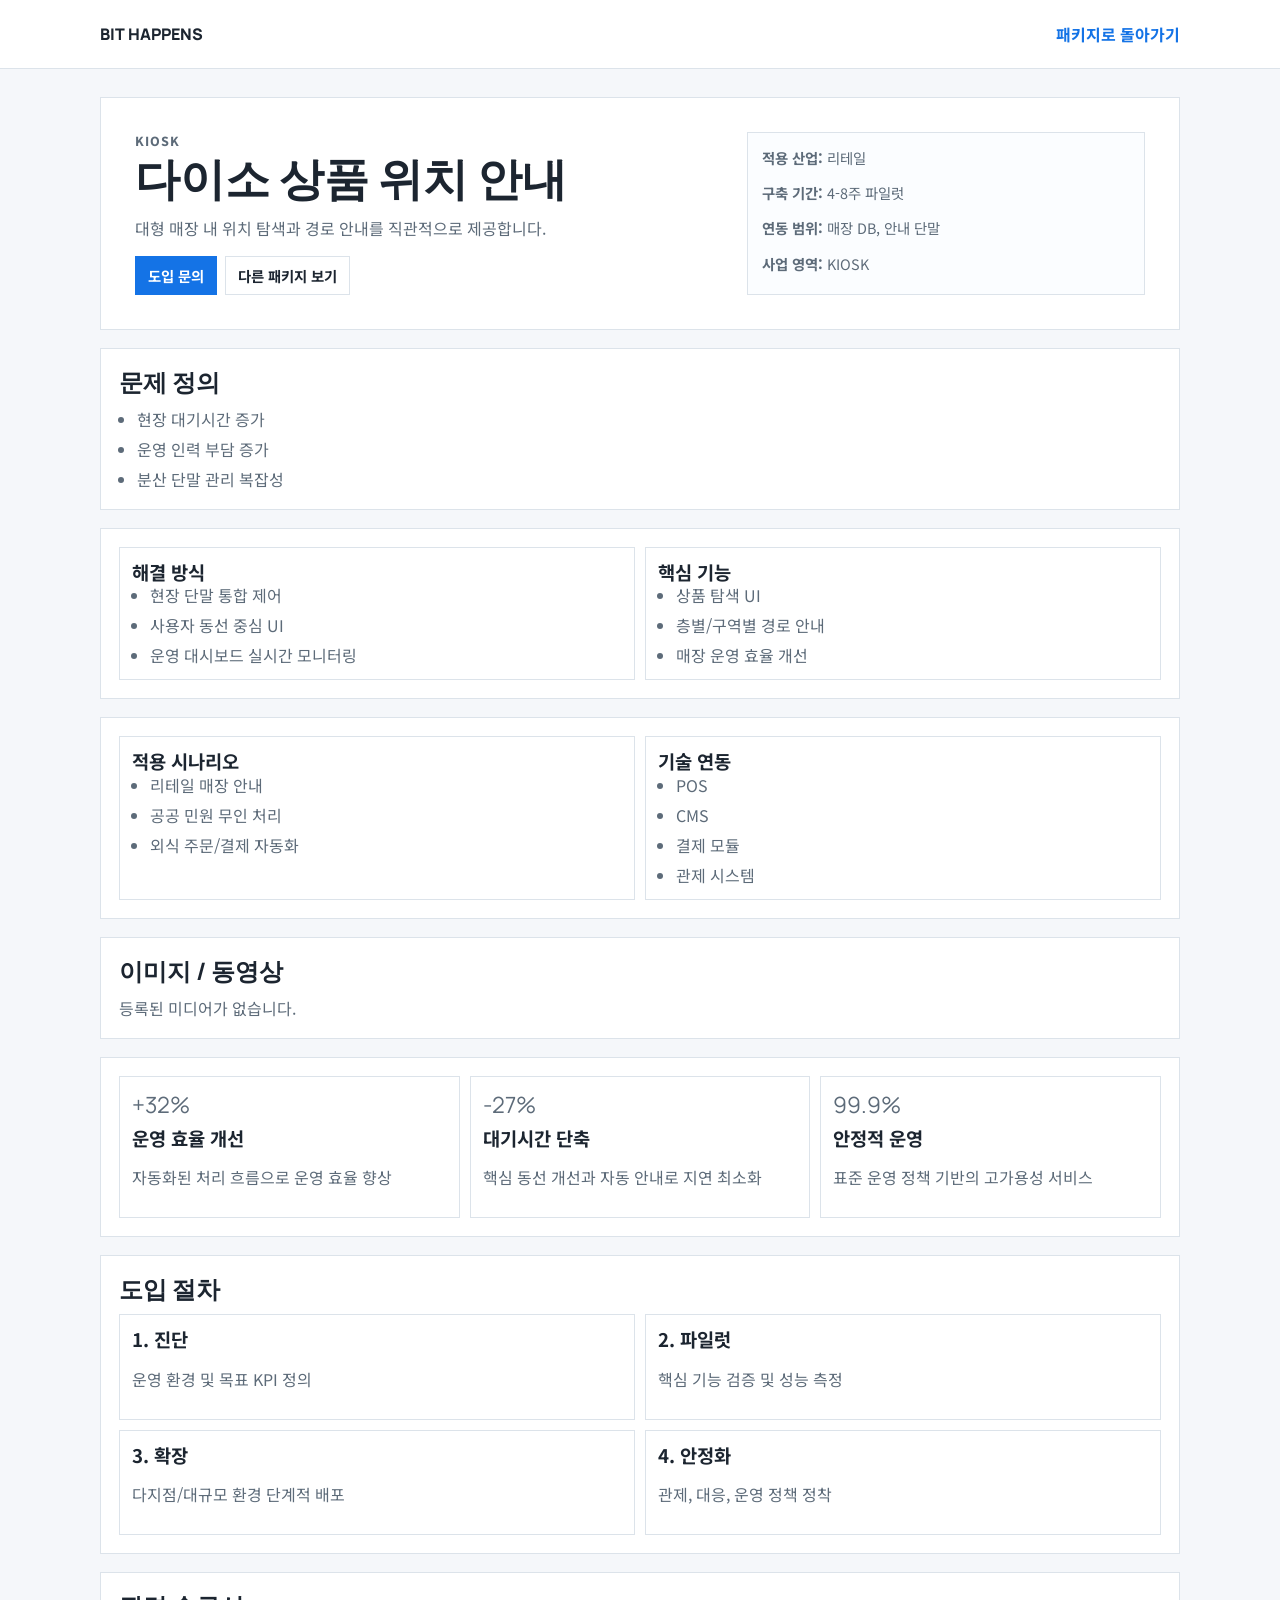
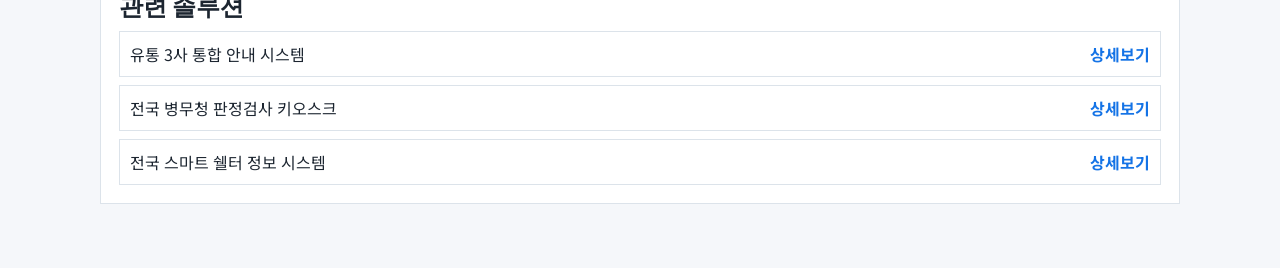
<file: solution-detail.html>
<!doctype html>
<html lang="ko">
  <head>
    <meta charset="UTF-8" />
    <meta name="viewport" content="width=device-width, initial-scale=1.0" />
    <title>BIT HAPPENS | Solution Detail</title>
    <meta name="description" content="BIT HAPPENS 솔루션 상세 페이지" />
    <link rel="preconnect" href="https://fonts.googleapis.com" />
    <link rel="preconnect" href="https://fonts.gstatic.com" crossorigin />
    <link
      href="https://fonts.googleapis.com/css2?family=Noto+Sans+KR:wght@400;500;700;800&family=Manrope:wght@600;700;800&display=swap"
      rel="stylesheet"
    />
    <link rel="stylesheet" href="solution-detail.css" />
  </head>
  <body>
    <header class="header">
      <div class="container header-inner">
        <a class="brand" href="index.html">BIT HAPPENS</a>
        <a class="back-link" href="index.html#plans">패키지로 돌아가기</a>
      </div>
    </header>

    <main class="container" id="detail-root"></main>

    <script src="supabase-config.js?v=20260325"></script>
    <script src="cards-data.js?v=20260325"></script>
    <script src="media-library.js?v=20260325"></script>
    <script src="solution-detail.js?v=20260325"></script>
  </body>
</html>
</file>
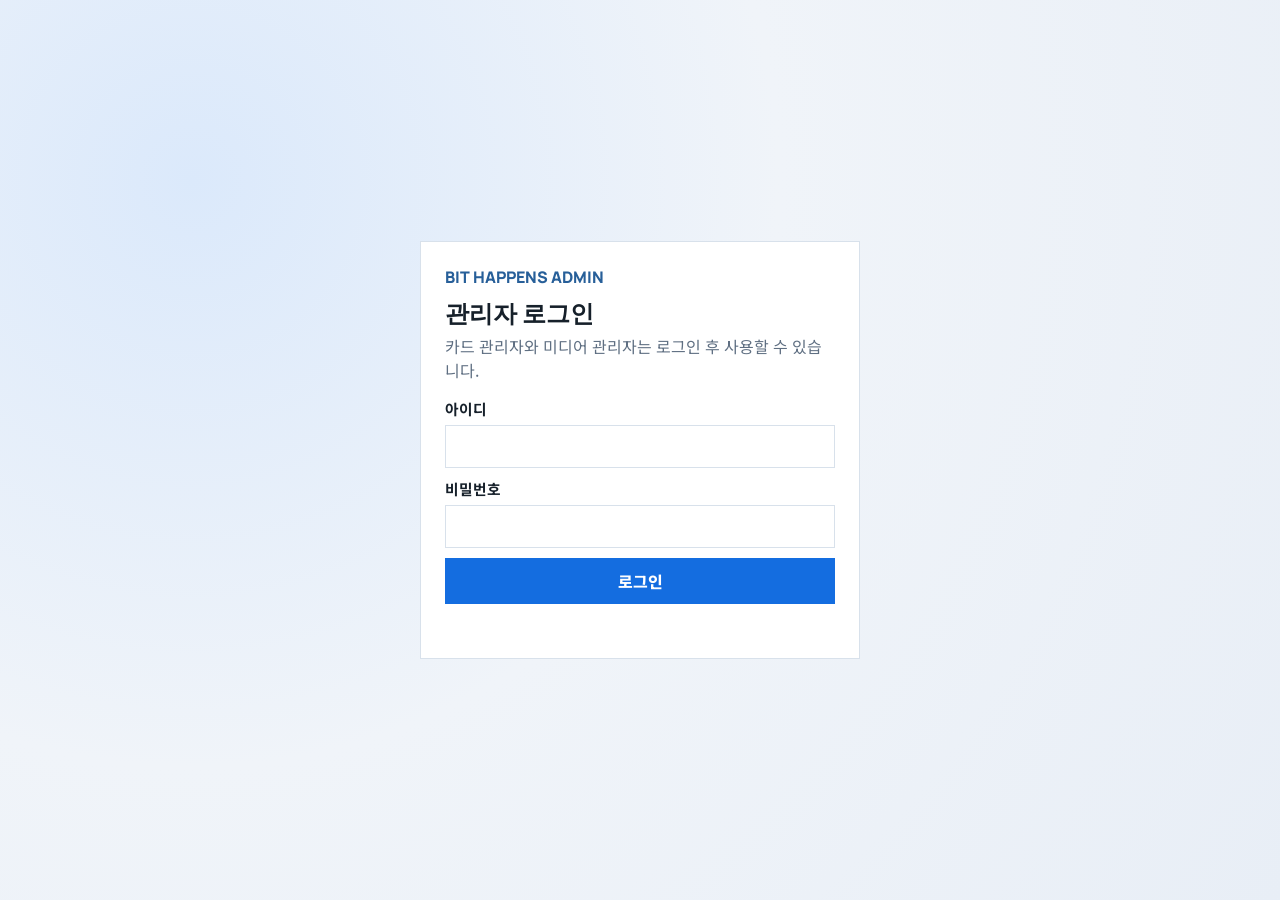
<file: pages/admin-users.html>
﻿<!doctype html>
<html lang="ko">
  <head>
    <meta charset="UTF-8" />
    <meta name="viewport" content="width=device-width, initial-scale=1.0" />
    <link rel="icon" type="image/svg+xml" href="../assets/images/favicon-admin.svg" />
    <title>BIT HAPPENS | Admin Users</title>
    <link rel="preconnect" href="https://fonts.googleapis.com" />
    <link rel="preconnect" href="https://fonts.gstatic.com" crossorigin />
    <link
      href="https://fonts.googleapis.com/css2?family=Noto+Sans+KR:wght@400;500;700;800&family=Manrope:wght@700;800&display=swap"
      rel="stylesheet"
    />
    <link rel="stylesheet" href="../assets/css/admin-users.css" />
  </head>
  <body>
    <main class="users-layout">
      <section class="panel">
        <h1>사용자 관리</h1>
        <p class="hint">super admin만 신규 계정 생성 및 비밀번호 변경이 가능합니다.</p>

        <form id="create-user-form" class="form-block">
          <h2>새 계정 만들기</h2>
          <label>아이디
            <input id="new-user-id" required />
          </label>
          <label>비밀번호
            <input id="new-user-password" type="password" required />
          </label>
          <label>역할
            <select id="new-user-role">
              <option value="admin">admin</option>
              <option value="super_admin">super_admin</option>
            </select>
          </label>
          <button type="submit">계정 생성</button>
        </form>

        <form id="change-password-form" class="form-block">
          <h2>비밀번호 변경</h2>
          <label>대상 아이디
            <input id="target-user-id" required />
          </label>
          <label>새 비밀번호
            <input id="target-user-password" type="password" required />
          </label>
          <button type="submit">비밀번호 변경</button>
        </form>

        <p id="users-message" class="message"></p>
      </section>

      <section class="panel">
        <h2>계정 목록</h2>
        <div id="users-list" class="list"></div>
      </section>
    </main>

    <script src="../assets/js/app-version.js"></script>
    <script src="../assets/js/asset-loader.js"></script>
    <script>
      window.BitHappenLoadScripts([
        '../assets/js/supabase-config.js',
        '../assets/js/admin-auth.js',
        '../assets/js/admin-users.js',
      ]);
    </script>
  </body>
</html>
</file>
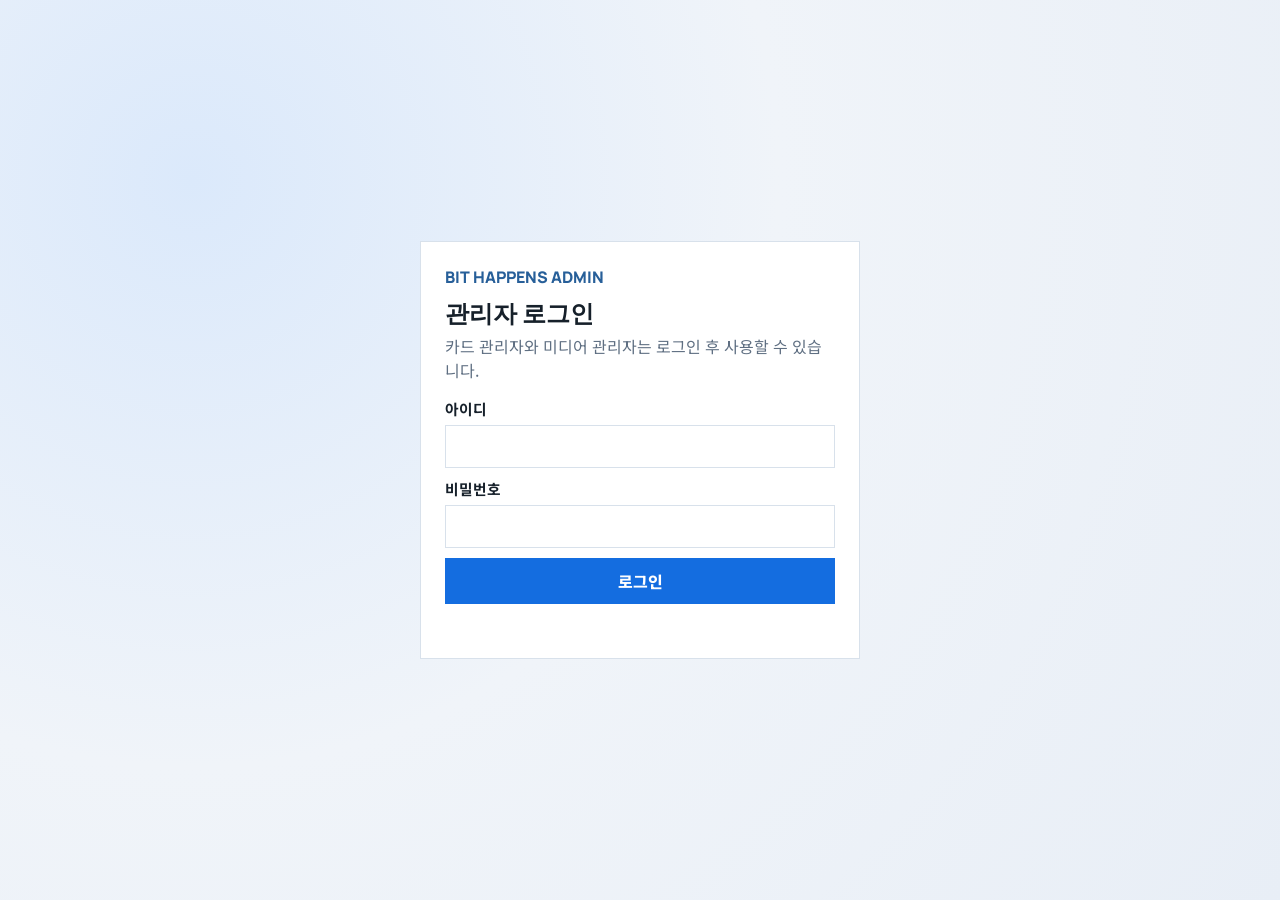
<file: pages/admin.html>
﻿<!doctype html>
<html lang="ko">
  <head>
    <meta charset="UTF-8" />
    <meta name="viewport" content="width=device-width, initial-scale=1.0" />
    <link rel="icon" type="image/svg+xml" href="../assets/images/favicon-admin.svg" />
    <title>BIT HAPPENS | Admin Console</title>
    <link rel="preconnect" href="https://fonts.googleapis.com" />
    <link rel="preconnect" href="https://fonts.gstatic.com" crossorigin />
    <link
      href="https://fonts.googleapis.com/css2?family=Noto+Sans+KR:wght@400;500;700;800&family=Manrope:wght@700;800&display=swap"
      rel="stylesheet"
    />
    <link rel="stylesheet" href="../assets/css/admin.css" />
  </head>
  <body>
    <main class="admin-layout">
      <aside class="admin-sidebar">
        <div class="brand">
          <p class="eyebrow">ADMIN CONSOLE</p>
          <h1>BIT HAPPENS</h1>
          <p id="session-user" class="session-user"></p>
        </div>

        <nav class="menu" id="menu-root">
          <button type="button" data-page="manager.html" class="active">카드 관리자</button>
          <button type="button" data-page="media-manager.html">미디어 관리자</button>
          <button type="button" data-page="detail-manager.html">상세페이지 관리</button>
        </nav>

        <div class="sidebar-actions">
          <button type="button" id="logout-btn">로그아웃</button>
        </div>
      </aside>

      <section class="admin-content">
        <iframe id="admin-frame" title="관리자 콘텐츠" src="manager.html"></iframe>
      </section>
    </main>

    <script src="../assets/js/app-version.js"></script>
    <script src="../assets/js/asset-loader.js"></script>
    <script>
      window.BitHappenLoadScripts(['../assets/js/supabase-config.js', '../assets/js/admin-auth.js', '../assets/js/admin.js']);
    </script>
  </body>
</html>
</file>
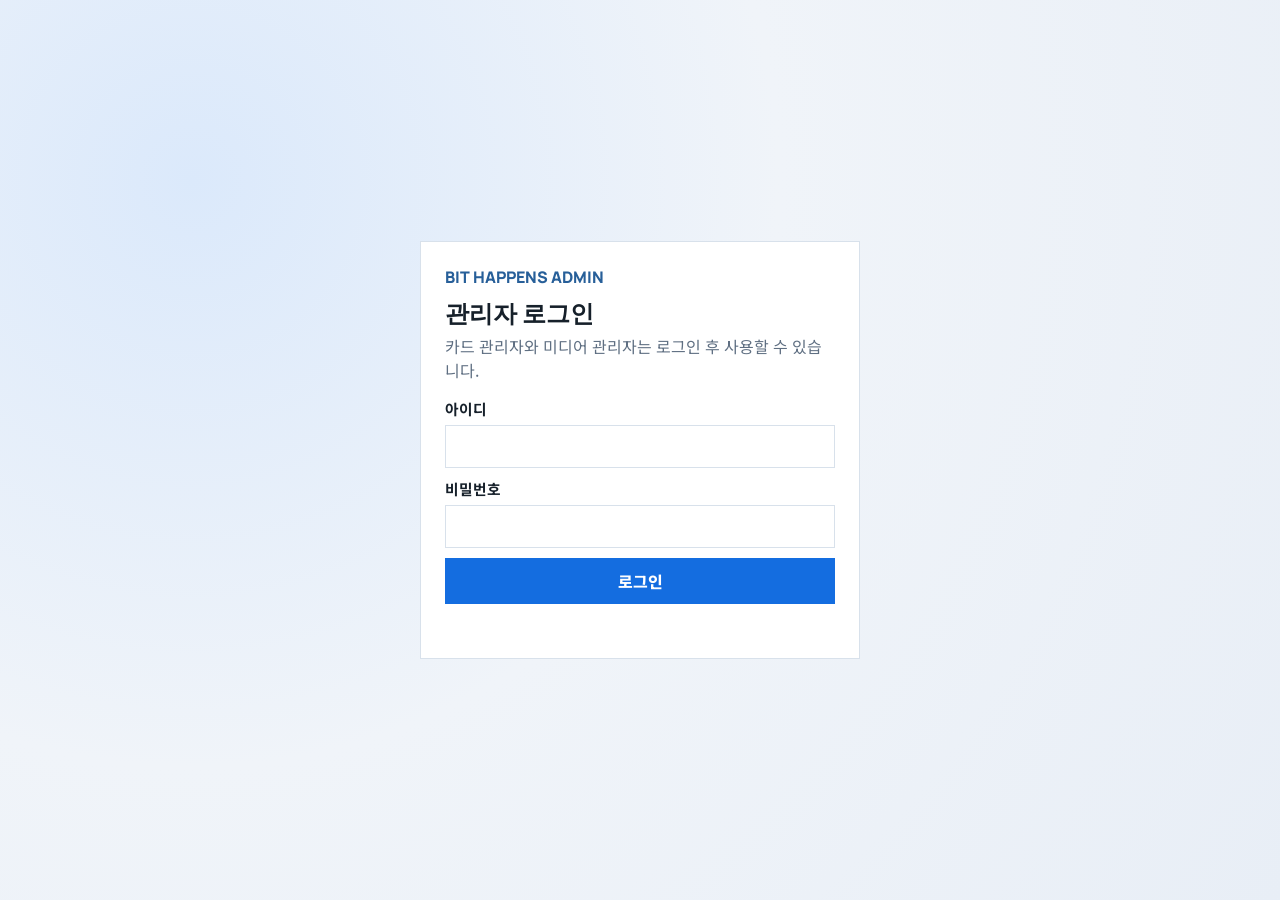
<file: pages/detail-manager.html>
<!doctype html>
<html lang="ko">
  <head>
    <meta charset="UTF-8" />
    <meta name="viewport" content="width=device-width, initial-scale=1.0" />
    <link rel="icon" type="image/svg+xml" href="../assets/images/favicon-admin.svg" />
    <title>BIT HAPPENS | Detail Manager</title>
    <link rel="preconnect" href="https://fonts.googleapis.com" />
    <link rel="preconnect" href="https://fonts.gstatic.com" crossorigin />
    <link
      href="https://fonts.googleapis.com/css2?family=Noto+Sans+KR:wght@400;500;700;800&family=Manrope:wght@700;800&display=swap"
      rel="stylesheet"
    />
    <link rel="stylesheet" href="../assets/css/detail-manager.css" />
  </head>
  <body>
    <main class="detail-layout">
      <section class="panel form-panel">
        <h1>상세페이지 관리</h1>
        <p class="hint">카드별 상세페이지 본문을 3개 섹션으로 입력합니다. 에디터에서 작성하고 필요하면 HTML 소스로 직접 수정할 수 있습니다. 이미지와 동영상 너비는 HTML에서 <strong>--detail-media-width-pc</strong> 값(px 또는 %)으로 지정합니다. 값이 없으면 100%(전체 너비)로 표시됩니다.</p>

        <form id="detail-form">
          <label>대상 카드
            <select id="detail-card-id" required></select>
          </label>

          <div class="editor-stack">
            <section class="editor-panel" data-section="intentHtml">
              <div class="editor-panel-head">
                <div>
                  <h2>개발의도 / 필요성 / 개념</h2>
                  <p class="hint">서비스가 왜 필요한지, 무엇을 해결하는지, 어떤 개념인지 설명합니다.</p>
                </div>
                <div class="editor-tools">
                  <span class="btn-group">
                    <button type="button" data-editor-action="sync-selection" data-section="intentHtml" title="에디터에서 선택한 요소의 위치를 HTML 소스에서 찾아 표시합니다.">선택완료</button>
                  </span>
                  <span class="btn-group btn-group-media">
                    <button type="button" data-editor-action="upload-video" data-section="intentHtml" title="로컬 동영상 파일을 선택하여 미디어 서버에 업로드합니다.">(로컬)동영상 업로드</button>
                    <button type="button" data-editor-action="insert-image" data-section="intentHtml" title="이미지 URL을 직접 편집할 수 있는 img 템플릿을 삽입합니다.">이미지 HTML</button>
                    <button type="button" data-editor-action="insert-video" data-section="intentHtml" title="동영상 URL을 직접 편집할 수 있는 video 템플릿을 삽입합니다.">동영상 HTML</button>
                    <button type="button" data-editor-action="media-width-custom" data-section="intentHtml" title="선택한 이미지/동영상의 너비(px 또는 %)를 지정합니다. 에디터 최대 너비가 함께 표시됩니다.">이미지 너비</button>
                  </span>
                  <span class="btn-group btn-group-media">
                    <button type="button" data-editor-action="insert-table" data-section="intentHtml" title="기본 표 템플릿을 삽입합니다.">표 HTML</button>
                    <button type="button" data-editor-action="col-width-custom" data-section="intentHtml" title="선택한 표의 특정 컬럼 너비(px)를 지정합니다. 셀을 클릭 후 사용하세요.">컬럼 너비</button>
                  </span>
                  <span class="btn-group">
                    <button type="button" data-editor-action="toggle-source" data-section="intentHtml" title="HTML 소스 패널을 열어 에디터 내용을 직접 편집합니다.">HTML 소스</button>
                  </span>
                </div>
              </div>
              <div class="editor-workspace">
                <div id="editor-intent" class="editor-host"></div>
                <div class="source-panel" data-section="intentHtml">
                  <label>HTML 소스
                    <textarea id="detail-intent-html" rows="10" placeholder="<p>HTML을 직접 입력할 수 있습니다.</p>"></textarea>
                  </label>
                  <div class="source-actions">
                    <button type="button" data-editor-action="apply-source" data-section="intentHtml">HTML 반영</button>
                  </div>
                </div>
              </div>
            </section>

            <section class="editor-panel" data-section="architectureHtml">
              <div class="editor-panel-head">
                <div>
                  <h2>아키텍처 / 시스템구성 / 동작원리</h2>
                  <p class="hint">구성요소, 데이터 흐름, 처리 방식, 기술 스택을 중심으로 설명합니다.</p>
                </div>
                <div class="editor-tools">
                  <span class="btn-group">
                    <button type="button" data-editor-action="sync-selection" data-section="architectureHtml" title="에디터에서 선택한 요소의 위치를 HTML 소스에서 찾아 표시합니다.">선택완료</button>
                  </span>
                  <span class="btn-group btn-group-media">
                    <button type="button" data-editor-action="upload-video" data-section="architectureHtml" title="로컬 동영상 파일을 선택하여 미디어 서버에 업로드합니다.">(로컬)동영상 업로드</button>
                    <button type="button" data-editor-action="insert-image" data-section="architectureHtml" title="이미지 URL을 직접 편집할 수 있는 img 템플릿을 삽입합니다.">이미지 HTML</button>
                    <button type="button" data-editor-action="insert-video" data-section="architectureHtml" title="동영상 URL을 직접 편집할 수 있는 video 템플릿을 삽입합니다.">동영상 HTML</button>
                    <button type="button" data-editor-action="media-width-custom" data-section="architectureHtml" title="선택한 이미지/동영상의 너비(px 또는 %)를 지정합니다. 에디터 최대 너비가 함께 표시됩니다.">이미지 너비</button>
                  </span>
                  <span class="btn-group btn-group-media">
                    <button type="button" data-editor-action="insert-table" data-section="architectureHtml" title="기본 표 템플릿을 삽입합니다.">표 HTML</button>
                    <button type="button" data-editor-action="col-width-custom" data-section="architectureHtml" title="선택한 표의 특정 컬럼 너비(px)를 지정합니다. 셀을 클릭 후 사용하세요.">칸 너비</button>
                  </span>
                  <span class="btn-group">
                    <button type="button" data-editor-action="toggle-source" data-section="architectureHtml" title="HTML 소스 패널을 열어 에디터 내용을 직접 편집합니다.">HTML 소스</button>
                  </span>
                </div>
              </div>
              <div class="editor-workspace">
                <div id="editor-architecture" class="editor-host"></div>
                <div class="source-panel" data-section="architectureHtml">
                  <label>HTML 소스
                    <textarea id="detail-architecture-html" rows="10" placeholder="<section><h3>시스템 구성</h3>...</section>"></textarea>
                  </label>
                  <div class="source-actions">
                    <button type="button" data-editor-action="apply-source" data-section="architectureHtml">HTML 반영</button>
                  </div>
                </div>
              </div>
            </section>

            <section class="editor-panel" data-section="referenceHtml">
              <div class="editor-panel-head">
                <div>
                  <h2>레퍼런스 / 관련자료</h2>
                  <p class="hint">참고 이미지, 도식, 링크, 표, 비교자료, 데모 영상 등을 정리합니다.</p>
                </div>
                <div class="editor-tools">
                  <span class="btn-group">
                    <button type="button" data-editor-action="sync-selection" data-section="referenceHtml" title="에디터에서 선택한 요소의 위치를 HTML 소스에서 찾아 표시합니다.">선택완료</button>
                  </span>
                  <span class="btn-group btn-group-media">
                    <button type="button" data-editor-action="upload-video" data-section="referenceHtml" title="로컬 동영상 파일을 선택하여 미디어 서버에 업로드합니다.">(로컬)동영상 업로드</button>
                    <button type="button" data-editor-action="insert-image" data-section="referenceHtml" title="이미지 URL을 직접 편집할 수 있는 img 템플릿을 삽입합니다.">이미지 HTML</button>
                    <button type="button" data-editor-action="insert-video" data-section="referenceHtml" title="동영상 URL을 직접 편집할 수 있는 video 템플릿을 삽입합니다.">동영상 HTML</button>
                    <button type="button" data-editor-action="media-width-custom" data-section="referenceHtml" title="선택한 이미지/동영상의 너비(px 또는 %)를 지정합니다. 에디터 최대 너비가 함께 표시됩니다.">이미지 너비</button>
                  </span>
                  <span class="btn-group btn-group-media">
                    <button type="button" data-editor-action="insert-table" data-section="referenceHtml" title="기본 표 템플릿을 삽입합니다.">표 HTML</button>
                    <button type="button" data-editor-action="col-width-custom" data-section="referenceHtml" title="선택한 표의 특정 컬럼 너비(px)를 지정합니다. 셀을 클릭 후 사용하세요.">칸 너비</button>
                  </span>
                  <span class="btn-group">
                    <button type="button" data-editor-action="toggle-source" data-section="referenceHtml" title="HTML 소스 패널을 열어 에디터 내용을 직접 편집합니다.">HTML 소스</button>
                  </span>
                </div>
              </div>
              <div class="editor-workspace">
                <div id="editor-reference" class="editor-host"></div>
                <div class="source-panel" data-section="referenceHtml">
                  <label>HTML 소스
                    <textarea id="detail-reference-html" rows="10" placeholder="<ul><li>관련 자료 링크</li></ul>"></textarea>
                  </label>
                  <div class="source-actions">
                    <button type="button" data-editor-action="apply-source" data-section="referenceHtml">HTML 반영</button>
                  </div>
                </div>
              </div>
            </section>
          </div>

          <p class="hint">이미지는 jpg, jpeg, png, gif, webp, bmp, svg 형식으로 최대 10MB까지, 동영상은 mp4, webm, avi, mov, mkv 형식으로 최대 100MB까지 media.bithappen.kr:4443으로 업로드됩니다.</p>

          <input id="detail-video-upload" type="file" accept=".mp4,.webm,.avi,.mov,.mkv" hidden />

          <div class="actions">
            <button type="button" id="detail-save">상세 내용 저장</button>
            <button type="button" id="detail-clear">현재 카드 입력값 비우기</button>
          </div>
        </form>

        <p id="detail-message" class="message"></p>
      </section>
    </main>

    <script src="https://cdn.ckeditor.com/ckeditor5/41.4.2/classic/ckeditor.js"></script>
    <script src="../assets/js/app-version.js"></script>
    <script src="../assets/js/asset-loader.js"></script>
    <script>
      window.BitHappenLoadScripts([
        '../assets/js/supabase-config.js',
        '../assets/js/admin-auth.js',
        '../assets/js/cards-data.js',
        '../assets/js/detail-defaults.js',
        '../assets/js/detail-manager.js',
      ]);
    </script>
  </body>
</html>
</file>
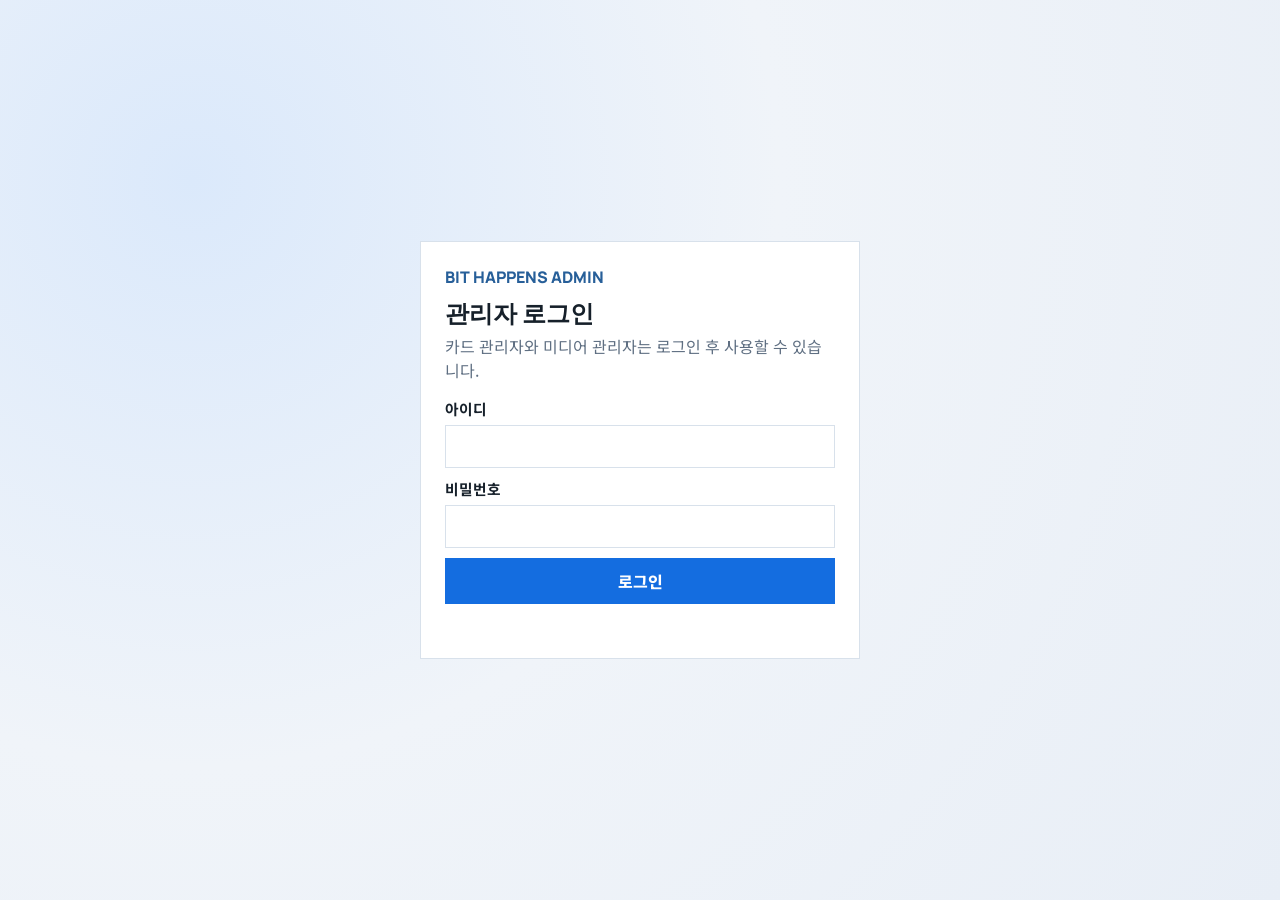
<file: pages/login.html>
﻿<!doctype html>
<html lang="ko">
  <head>
    <meta charset="UTF-8" />
    <meta name="viewport" content="width=device-width, initial-scale=1.0" />
    <link rel="icon" type="image/svg+xml" href="../assets/images/favicon-admin.svg" />
    <title>BIT HAPPENS | Admin Login</title>
    <link rel="preconnect" href="https://fonts.googleapis.com" />
    <link rel="preconnect" href="https://fonts.gstatic.com" crossorigin />
    <link
      href="https://fonts.googleapis.com/css2?family=Noto+Sans+KR:wght@400;500;700;800&family=Manrope:wght@700;800&display=swap"
      rel="stylesheet"
    />
    <link rel="stylesheet" href="../assets/css/login.css" />
  </head>
  <body>
    <main class="login-wrap">
      <section class="login-panel">
        <p class="eyebrow">BIT HAPPENS ADMIN</p>
        <h1>관리자 로그인</h1>
        <p class="sub">카드 관리자와 미디어 관리자는 로그인 후 사용할 수 있습니다.</p>
        <form id="login-form">
          <label>아이디
            <input id="login-id" autocomplete="username" required />
          </label>
          <label>비밀번호
            <input id="login-password" type="password" autocomplete="current-password" required />
          </label>
          <button type="submit">로그인</button>
        </form>
        <p id="login-message" class="message"></p>
      </section>
    </main>

    <script src="../assets/js/app-version.js"></script>
    <script src="../assets/js/asset-loader.js"></script>
    <script>
      window.BitHappenLoadScripts(['../assets/js/supabase-config.js', '../assets/js/admin-auth.js', '../assets/js/login.js']);
    </script>
  </body>
</html>
</file>
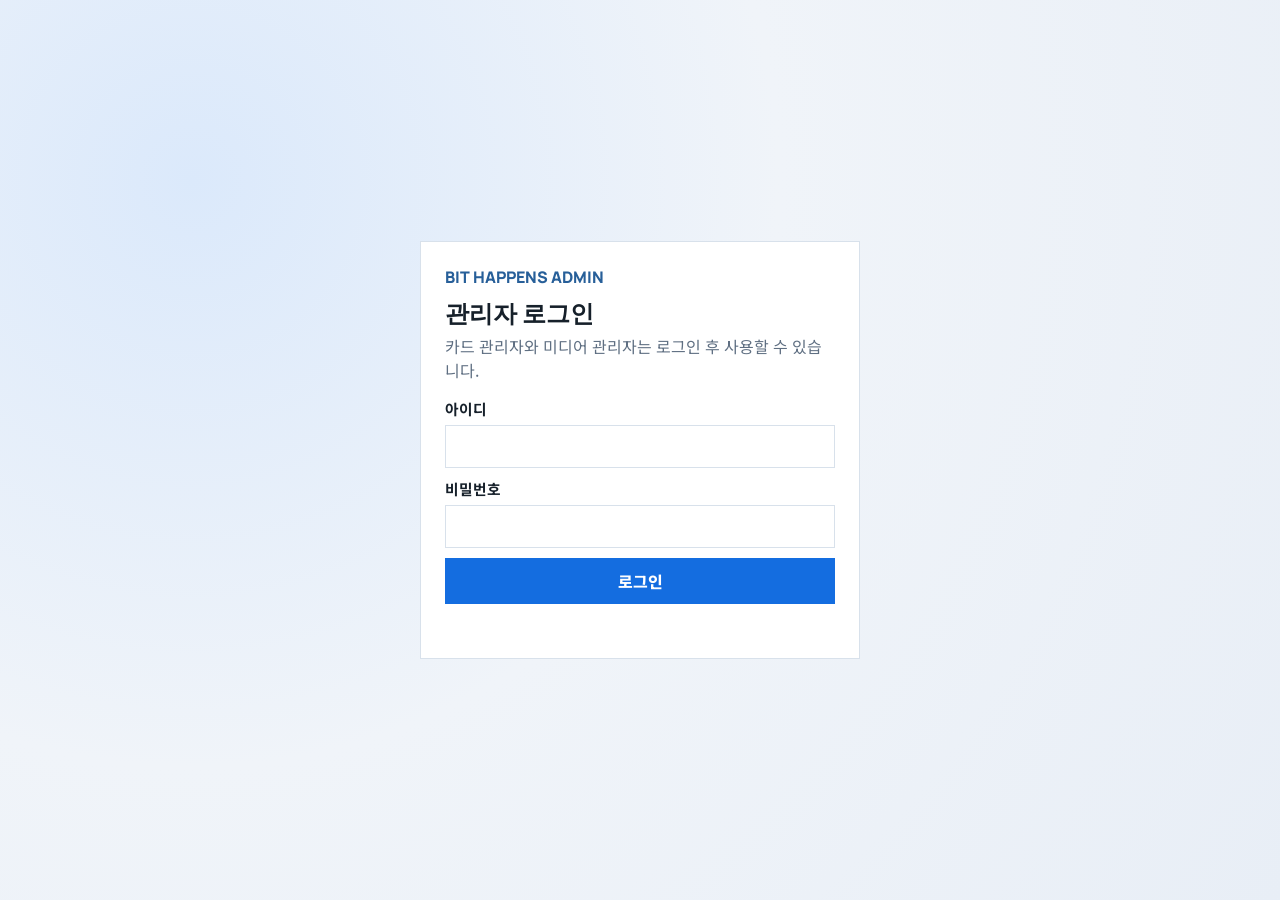
<file: pages/manager.html>
<!doctype html>
<html lang="ko">
  <head>
    <meta charset="UTF-8" />
    <meta name="viewport" content="width=device-width, initial-scale=1.0" />
    <link rel="icon" type="image/svg+xml" href="../assets/images/favicon-admin.svg" />
    <title>BIT HAPPENS | Card Manager</title>
    <link rel="preconnect" href="https://fonts.googleapis.com" />
    <link rel="preconnect" href="https://fonts.gstatic.com" crossorigin />
    <link
      href="https://fonts.googleapis.com/css2?family=Noto+Sans+KR:wght@400;500;700;800&family=Manrope:wght@600;700;800&display=swap"
      rel="stylesheet"
    />
    <link rel="stylesheet" href="../assets/css/manager.css" />
  </head>
  <body>
    <header class="manager-header">
      <h1>Package Card Manager</h1>
      <p>카드 내용을 편집하고 우선순위/가로 칸 점유(1~4)를 설정하세요.</p>
      <div class="header-actions">
        <a href="../index.html">메인 페이지 보기</a>
        <a href="media-manager.html">이미지 업로드</a>
        <button type="button" id="export-cards-source">cards-data.js 코드 복사</button>
        <button type="button" id="reset-cards">기본값으로 초기화</button>
      </div>
    </header>

    <main class="layout">
      <section class="panel form-panel">
        <h2>카드 편집</h2>
        <form id="card-form">
          <input type="hidden" id="card-id" />

          <fieldset class="group-fieldset">
            <legend>사업영역</legend>
            <div class="checkbox-grid" id="group-options">
              <label class="checkbox-chip"><input type="checkbox" name="group" value="kiosk" /><span>Kiosk</span></label>
              <label class="checkbox-chip"><input type="checkbox" name="group" value="ai" /><span>AI</span></label>
              <label class="checkbox-chip"><input type="checkbox" name="group" value="airport" /><span>Airport</span></label>
              <label class="checkbox-chip"><input type="checkbox" name="group" value="device-interface" /><span>Device interface</span></label>
              <label class="checkbox-chip"><input type="checkbox" name="group" value="product" /><span>Product</span></label>
              <label class="checkbox-chip"><input type="checkbox" name="group" value="all" /><span>All/Enterprise</span></label>
            </div>
          </fieldset>

          <label>배지
            <input id="badge" required />
          </label>

          <label>카드 제목
            <input id="title" required />
          </label>

          <label>설명
            <textarea id="copy" rows="3" required></textarea>
          </label>

          <label>핵심 기능 (줄바꿈으로 구분)
            <textarea id="features" rows="4" required></textarea>
          </label>

          <label>태그 (콤마 구분)
            <input id="tags" placeholder="예: Vision, Security, API" />
          </label>

          <div class="inline-row">
            <label>우선순위
              <input id="priority" type="number" min="1" step="1" required />
            </label>
            <label>가로 칸 점유
              <select id="span" required>
                <option value="1">1칸</option>
                <option value="2">2칸</option>
                <option value="3">3칸</option>
                <option value="4">4칸</option>
              </select>
            </label>
          </div>

          <div class="inline-row">
            <label>버튼 라벨
              <input id="cta-label" value="상담 요청" />
            </label>
            <label>버튼 스타일
              <select id="cta-style">
                <option value="primary">Primary</option>
                <option value="ghost">Ghost</option>
              </select>
            </label>
          </div>

          <label class="toggle-row">
            <input id="enabled" type="checkbox" checked />
            메인 페이지에 노출
          </label>

          <label class="toggle-row">
            <input id="featured" type="checkbox" />
            대표 솔루션으로 노출
          </label>

          <div class="form-actions">
            <button type="submit">저장</button>
            <button type="button" id="create-new">새 카드 작성</button>
          </div>
        </form>
      </section>

      <section class="panel list-panel">
        <h2>카드 목록</h2>
        <p class="hint">우선순위가 낮을수록 메인 페이지에서 먼저 노출됩니다.</p>
        <div id="card-list" class="card-list"></div>
      </section>
    </main>

    <script src="../assets/js/app-version.js"></script>
    <script src="../assets/js/asset-loader.js"></script>
    <script>
      window.BitHappenLoadScripts([
        '../assets/js/supabase-config.js',
        '../assets/js/admin-auth.js',
        '../assets/js/cards-data.js',
        '../assets/js/manager.js',
      ]);
    </script>
  </body>
</html>
</file>
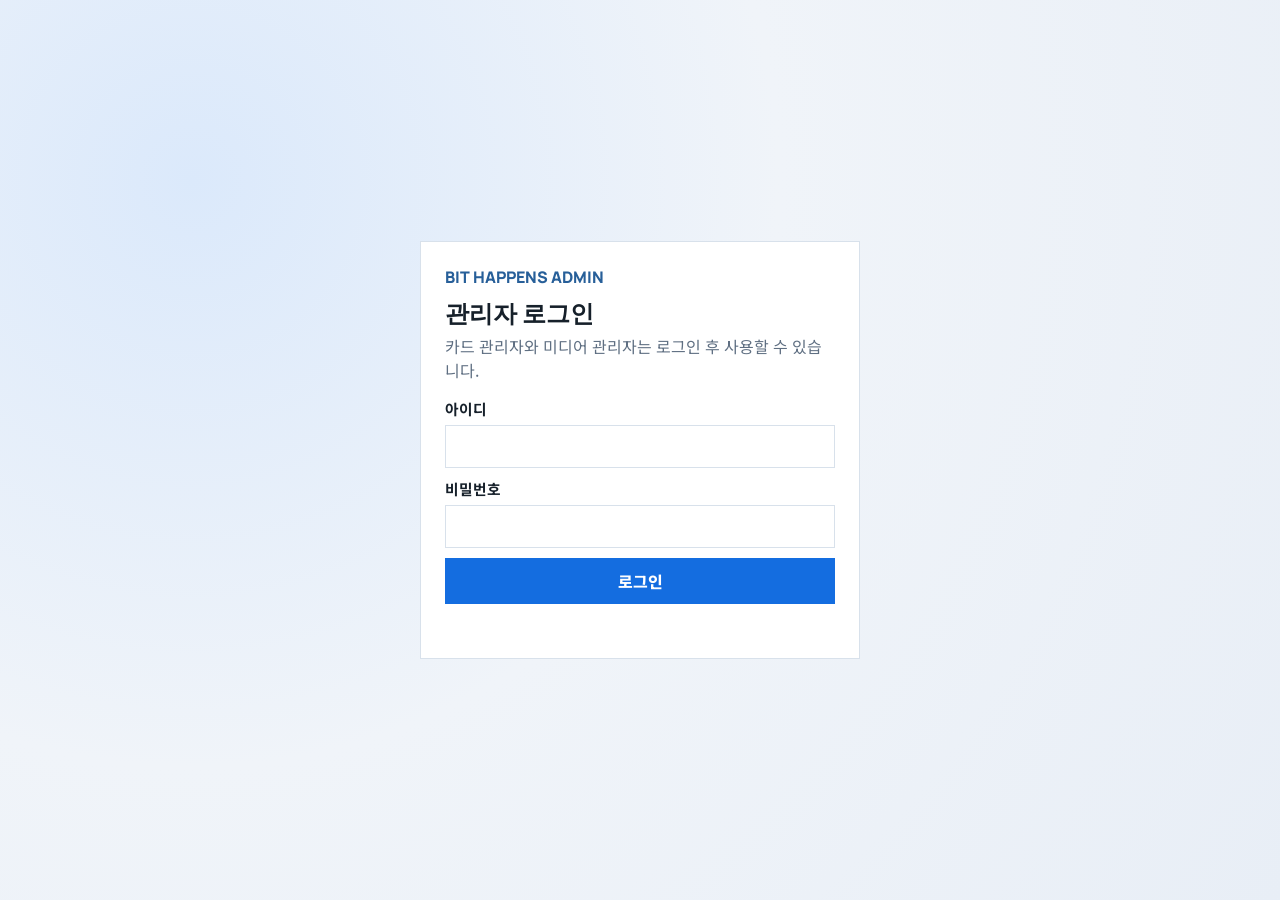
<file: pages/media-manager.html>
<!doctype html>
<html lang="ko">
  <head>
    <meta charset="UTF-8" />
    <meta name="viewport" content="width=device-width, initial-scale=1.0" />
    <link rel="icon" type="image/svg+xml" href="../assets/images/favicon-admin.svg" />
    <title>BIT HAPPENS | Media Upload Manager</title>
    <link rel="preconnect" href="https://fonts.googleapis.com" />
    <link rel="preconnect" href="https://fonts.gstatic.com" crossorigin />
    <link
      href="https://fonts.googleapis.com/css2?family=Noto+Sans+KR:wght@400;500;700;800&family=Manrope:wght@600;700;800&display=swap"
      rel="stylesheet"
    />
    <link rel="stylesheet" href="../assets/css/media-manager.css" />
  </head>
  <body>
    <header class="manager-header">
      <h1>Media Upload Manager</h1>
      <p>카드별 상세 페이지용 이미지/동영상을 관리합니다. 배포 반영은 media-library.js 파일 코드 복사를 통해 진행합니다.</p>
      <div class="header-actions">
        <a href="../index.html">메인 페이지</a>
        <a href="manager.html">카드 관리자</a>
      </div>
    </header>

    <main class="layout">
      <section class="panel form-panel">
        <h2>미디어 업로드</h2>
        <form id="upload-form">
          <label>연결할 솔루션 카드
            <select id="card-id" required></select>
          </label>

          <label>미디어 제목(선택)
            <input id="title" placeholder="예: 스윙 분석 대시보드" />
          </label>

          <label>동영상 파일
            <input id="files" type="file" accept="video/*,.mp4,.webm,.ogg,.mov" multiple required />
          </label>

          <label class="inline-check">
            <input id="representative-thumb" type="checkbox" />
            <span>이번 등록 항목을 대표 썸네일로 지정 (아래 이미지 전용 등록에만 적용)</span>
          </label>

          <p class="hint">동영상은 여기서 파일을 선택한 뒤 반드시 업로드 저장을 눌러야 assets/media에 복사됩니다. 이미지는 아래 URL 등록 섹션의 로컬 이미지 선택을 사용하세요.</p>

          <div class="form-actions">
            <button type="submit">업로드 저장</button>
            <button type="button" id="reset-library">라이브러리 초기화</button>
          </div>
        </form>

        <section class="url-section">
          <h3>이미지/동영상 URL 등록</h3>
          <label>URL 타입
            <select id="url-type">
              <option value="auto">자동 판별</option>
              <option value="image">이미지</option>
              <option value="video">동영상</option>
            </select>
          </label>
          <label>미디어 파일명
            <div class="url-input-with-prefix">
              <span class="url-prefix">assets/media/</span>
              <input id="media-url" placeholder="예: demo.webp 또는 demo.mp4" />
            </div>
          </label>
          <label>로컬 이미지 선택 (PNG/JPG/WebP)
            <input id="local-image-files" type="file" accept=".png,.jpg,.jpeg,.webp,image/png,image/jpeg,image/webp" multiple />
          </label>
          <label>포스터 이미지 URL(선택)
            <input id="poster-url" placeholder="예: assets/media/demo-poster.webp" />
          </label>
          <div class="url-actions">
            <button type="button" id="connect-media-directory">assets/media 폴더 연결</button>
            <button type="button" id="preview-media-url">URL 미리보기</button>
            <button type="button" id="add-media-url">URL로 미디어 추가</button>
          </div>
          <p class="hint" id="media-directory-status">연결된 assets/media 폴더가 없습니다.</p>
          <p class="hint" id="local-image-status">선택된 로컬 이미지가 없습니다.</p>
          <p class="hint">URL로 미디어 추가는 assets/media에 이미 있는 파일을 카드에 연결하는 기능입니다. 단, 로컬 이미지를 선택한 경우에만 WebP로 변환해 assets/media에 저장한 후 등록합니다.</p>
          <div id="url-preview" class="url-preview">
            <p class="empty">미리보기할 URL을 입력해 주세요.</p>
          </div>
        </section>

        <section class="selected-preview-section">
          <h3>선택 파일 미리보기</h3>
          <p class="hint">업로드 저장 전에 선택한 이미지/동영상을 확인할 수 있습니다.</p>
          <div id="selected-preview" class="selected-preview-list"></div>
        </section>
      </section>

      <section class="panel list-panel">
        <div class="list-head">
          <h2>미디어 라이브러리</h2>
          <div class="head-actions">
            <select id="filter-card"></select>
            <button type="button" id="copy-json">선택 카드 JSON 복사</button>
            <button type="button" id="copy-library-file">라이브러리 파일 코드 복사</button>
          </div>
        </div>
        <p class="hint">라이브러리 파일 코드 복사 후 media-library.js에 반영하면, 다른 기기/브라우저에서도 동일하게 표시됩니다.</p>
        <div id="library" class="library"></div>
      </section>
    </main>

    <script src="../assets/js/app-version.js"></script>
    <script src="../assets/js/asset-loader.js"></script>
    <script>
      window.BitHappenLoadScripts([
        '../assets/js/supabase-config.js',
        '../assets/js/admin-auth.js',
        '../assets/js/cards-data.js',
        '../assets/js/media-library.js',
        '../assets/js/media-manager.js',
      ]);
    </script>
  </body>
</html>
</file>
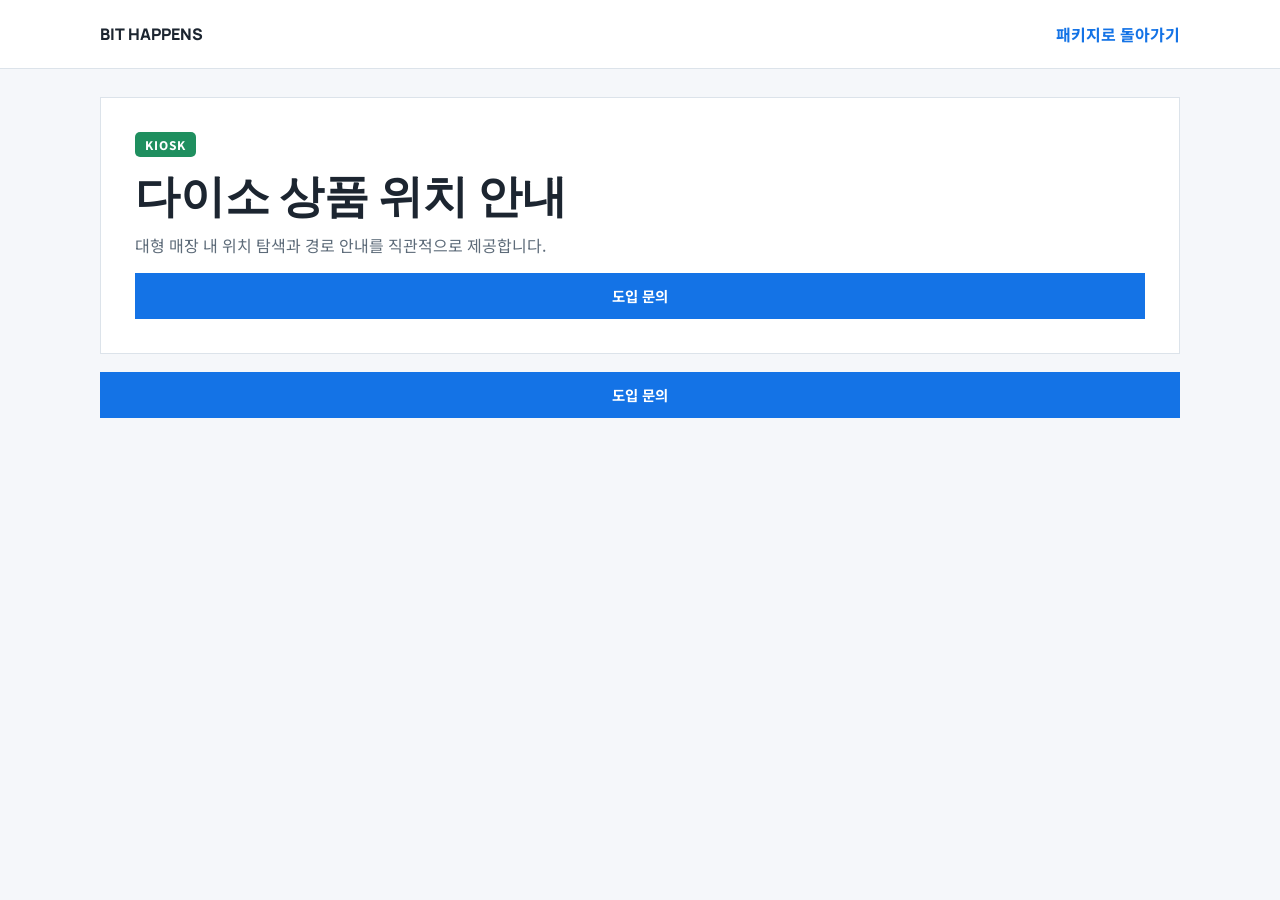
<file: pages/solution-detail.html>
﻿<!doctype html>
<html lang="ko">
  <head>
    <meta charset="UTF-8" />
    <meta name="viewport" content="width=device-width, initial-scale=1.0" />
    <link rel="icon" type="image/svg+xml" href="../assets/images/favicon-home.svg" />
    <title>BIT HAPPENS | Solution Detail</title>
    <meta name="description" content="BIT HAPPENS 솔루션 상세 페이지" />
    <link rel="preconnect" href="https://fonts.googleapis.com" />
    <link rel="preconnect" href="https://fonts.gstatic.com" crossorigin />
    <link
      href="https://fonts.googleapis.com/css2?family=Noto+Sans+KR:wght@400;500;700;800&family=Manrope:wght@600;700;800&display=swap"
      rel="stylesheet"
    />
    <link rel="stylesheet" href="../assets/css/solution-detail.css" />
  </head>
  <body>
    <header class="header">
      <div class="container header-inner">
        <a class="brand" href="../index.html">BIT HAPPENS</a>
        <a class="back-link" href="../index.html?restoreSolutionState=1#plans">패키지로 돌아가기</a>
      </div>
    </header>

    <main class="container" id="detail-root"></main>

    <script src="../assets/js/app-version.js"></script>
    <script src="../assets/js/asset-loader.js"></script>
    <script>
      window.BitHappenLoadScripts([
        '../assets/js/supabase-config.js',
        '../assets/js/cards-data.js',
        '../assets/js/media-library.js',
        '../assets/js/detail-defaults.js',
        '../assets/js/solution-detail.js',
      ]);
    </script>
  </body>
</html>
</file>
<file: assets/css/styles.css>
:root {
  --bg: #f5f5f7;
  --surface: #ffffff;
  --text: #1f1f1f;
  --muted: #5f6368;
  --line: #e6e7eb;
  --brand: #1473e6;
  --brand-dark: #0d66d0;
  --accent: #0a7f68;
  --shadow-sm: 0 4px 18px rgba(0, 0, 0, 0.06);
  --shadow-md: 0 14px 36px rgba(0, 0, 0, 0.08);
  --radius: 16px;
}

* {
  box-sizing: border-box;
}

html,
body {
  margin: 0;
  padding: 0;
}

body {
  font-family: "Noto Sans KR", sans-serif;
  color: var(--text);
  background: var(--bg);
  line-height: 1.5;
}

a {
  color: inherit;
  text-decoration: none;
}

.container {
  width: min(1200px, 92vw);
  margin: 0 auto;
}

.top-banner {
  background: #2c2c2c;
  color: #fff;
  min-height: 44px;
  padding: 10px 16px;
  display: flex;
  flex-wrap: wrap;
  gap: 12px;
  align-items: center;
  justify-content: center;
  font-size: 0.9rem;
}

.viewport-debug {
  flex: 0 0 100%;
  margin: 0;
  color: #ffe06b;
  font-size: 0.7rem;
  font-weight: 100;
  line-height: 0.5;
  text-align: center;
}

.top-banner a {
  color: #8cc8ff;
  font-weight: 700;
}

.header {
  position: sticky;
  top: 0;
  z-index: 50;
  background: rgba(255, 255, 255, 0.95);
  border-bottom: 1px solid var(--line);
  backdrop-filter: blur(8px);
}

.header-inner {
  min-height: 72px;
  display: flex;
  justify-content: space-between;
  align-items: center;
  gap: 20px;
}

.logo {
  position: relative;
  display: flex;
  flex-direction: column;
  align-items: flex-start;
  justify-content: center;
  gap: 0;
  min-width: 220px;
  min-height: 50px;
  padding: 5px 10px;
  background: linear-gradient(140deg, #ffe988, #ffe06b);
  border: 1px solid #d3bc59;
  box-shadow: 0 10px 18px rgba(120, 92, 15, 0.18);
  transform: rotate(-2deg);
  transition: transform 0.18s ease, box-shadow 0.18s ease;
}

.logo:hover {
  transform: rotate(-1deg) translateY(-1px);
  box-shadow: 0 14px 24px rgba(120, 92, 15, 0.22);
}

.logo:focus-visible {
  outline: 2px solid #8cbcff;
  outline-offset: 4px;
}

.logo .note-brand {
  margin: 0 0 4px;
  font-size: 1.16rem;
  line-height: 1;
  font-weight: 900;
}

.logo .note-copy {
  font-size: 0.76rem;
  line-height: 1.3;
  max-width: 25ch;
}

.logo .note-pin {
  right: 12px;
  top: -7px;
}

.logo-mark {
  width: 40px;
  height: 40px;
  border-radius: 10px;
  display: grid;
  place-items: center;
  color: #fff;
  font-family: "Manrope", sans-serif;
  font-weight: 800;
  background: linear-gradient(145deg, #1b1b1b, #404040);
}

.logo-text {
  display: grid;
  line-height: 1.1;
}

.logo-text strong {
  font-family: "Manrope", sans-serif;
  font-size: 1rem;
}

.logo-text small {
  color: var(--muted);
  font-size: 0.75rem;
}

.nav > ul {
  list-style: none;
  display: flex;
  align-items: center;
  gap: 24px;
  margin: 0;
  padding: 0;
}

.nav a,
.nav-button {
  background: transparent;
  border: 0;
  cursor: pointer;
  font-size: 0.95rem;
  font-weight: 500;
  color: #30343a;
  transition: color 0.2s ease, background-color 0.2s ease, box-shadow 0.2s ease;
}

.nav > ul > li > a,
.nav-button {
  position: relative;
}

.nav > ul > li > a::after,
.nav-button::after {
  content: '';
  position: absolute;
  left: 0;
  right: 0;
  bottom: -8px;
  height: 2px;
  background: #1473e6;
  transform: scaleX(0);
  transform-origin: center;
  transition: transform 0.2s ease;
}

.nav > ul > li > a:hover,
.nav-button:hover,
.nav > ul > li > a.is-active,
.nav-button.is-active {
  color: #1473e6;
  font-weight: 800;
}

.nav > ul > li > a.is-active::after,
.nav-button.is-active::after {
  transform: scaleX(1);
}

.cta-mini {
  border: 1px solid var(--line);
  border-radius: 999px;
  padding: 8px 12px;
}

.cta-mini.is-active {
  color: #1473e6;
  border-color: #bcd7fb;
  background: #eef5ff;
}

.has-mega {
  position: relative;
}

.has-mega::after {
  content: '';
  position: absolute;
  left: 0;
  right: 0;
  top: 100%;
  height: 12px;
}

.mega-menu {
  position: absolute;
  left: 0;
  top: calc(100% + 6px);
  transform: none;
  width: max-content;
  min-width: 220px;
  max-width: min(320px, 90vw);
  background: #fff;
  border: 1px solid var(--line);
  border-radius: 14px;
  padding: 10px;
  opacity: 0;
  visibility: hidden;
  pointer-events: none;
  box-shadow: var(--shadow-md);
  transition: 0.2s ease;
}

.has-mega.open .mega-menu {
  opacity: 1;
  visibility: visible;
  pointer-events: auto;
}

.submenu-list {
  list-style: none;
  margin: 0;
  padding: 0;
  display: grid;
  gap: 4px;
}

.submenu-list a {
  display: block;
  padding: 9px 12px;
  border-radius: 10px;
  font-size: 0.92rem;
  font-weight: 600;
}

.submenu-list a:hover,
.submenu-list a:focus-visible {
  background: #f4f6f8;
  outline: none;
}

.submenu-list a.is-active {
  background: #eef5ff;
  color: #1473e6;
  font-weight: 800;
}

.mega-columns {
  display: grid;
  grid-template-columns: repeat(4, minmax(0, 1fr));
  gap: 14px;
}

.mega-columns article {
  background: #f8f8fa;
  border: 1px solid #ededf0;
  border-radius: 12px;
  padding: 14px;
}

.mega-columns h3 {
  margin: 0;
  font-size: 1rem;
  font-family: "Manrope", sans-serif;
}

.mega-columns p {
  margin: 8px 0;
  color: var(--muted);
  font-size: 0.85rem;
}

.mega-columns ul {
  margin: 0;
  padding-left: 18px;
  display: grid;
  gap: 4px;
  font-size: 0.86rem;
}

.mega-footer {
  display: inline-flex;
  margin-top: 14px;
  padding: 8px 12px;
  border-radius: 999px;
  color: #fff;
  font-size: 0.85rem;
  font-weight: 700;
  background: linear-gradient(120deg, var(--brand), var(--brand-dark));
}

main {
  padding: 20px 0 0;
}

.hero {
  background: var(--bg);
  border-radius: 22px;
  padding-block: clamp(10px, 2vw, 22px);
  padding-inline: 0;
  display: grid;
  gap: 20px;
  grid-template-columns: 1fr;
  align-items: start;
}

.hero-note {
  position: relative;
  background: linear-gradient(140deg, #ffe988, #ffe06b);
  border: 1px solid #d3bc59;
  padding: 10px 14px 8px;
  transform: rotate(-2.4deg);
  box-shadow: 0 14px 24px rgba(120, 92, 15, 0.22);
  min-height: 106px;
  align-self: start;
}

.note-head {
  margin: 0;
  font-size: 0.7rem;
  letter-spacing: 0.09em;
  text-transform: uppercase;
  color: #6a5610;
  font-family: "Manrope", sans-serif;
}

.note-brand {
  margin: 8px 0 6px;
  font-size: 1.42rem;
  font-weight: 400;
  font-family: "Patrick Hand SC", "Noto Sans KR", sans-serif;
  letter-spacing: 0.08em;
  text-transform: uppercase;
  color: #2a2926;
}

.note-copy {
  margin: 0;
  color: #35300f;
  font-size: 0.86rem;
  line-height: 1.45;
}

.note-pin {
  position: absolute;
  right: 14px;
  top: -9px;
  width: 12px;
  height: 12px;
  border-radius: 999px;
  background: #f14a3c;
  box-shadow: 0 0 0 4px rgba(241, 74, 60, 0.22);
}

.label {
  margin: 0 0 8px;
  color: #4d4d52;
  font-size: 0.74rem;
  font-family: "Manrope", sans-serif;
  letter-spacing: 0.12em;
  text-transform: uppercase;
}

h1,
h2,
h3 {
  margin: 0;
  line-height: 1.2;
}

h1 {
  font-family: "Manrope", sans-serif;
  font-size: clamp(2rem, 4.2vw, 3.4rem);
  letter-spacing: -0.03em;
  margin-bottom: 14px;
}

h2 {
  font-family: "Manrope", sans-serif;
  font-size: clamp(1.5rem, 3vw, 2rem);
}

.hero-copy > p {
  margin-top: 0;
  color: var(--muted);
  max-width: 58ch;
}

.hero-copy .hero-lead {
  font-size: 150%;
  line-height: 1.6;
  max-width: none;
}

.hero-copy {
  display: grid;
  gap: 16px;
}

.hero-copy > .hero-panel + .hero-panel {
  margin-top: 32px;
}

.hero-copy .hero-lead-nowrap {
  display: block;
  width: max-content;
  white-space: nowrap;
}

.hero-copy h1 {
  font-size: clamp(1.4rem, 2.94vw, 2.38rem);
}

.hero-actions {
  display: flex;
  gap: 10px;
  flex-wrap: wrap;
}

.btn {
  border: 1px solid transparent;
  border-radius: 0;
  padding: 10px 16px;
  font-weight: 700;
  display: inline-flex;
  justify-content: center;
  align-items: center;
}

.btn.primary {
  color: #fff;
  background: linear-gradient(145deg, var(--brand), var(--brand-dark));
}

.btn.ghost {
  border-color: var(--line);
  background: #fff;
}

.btn.full {
  width: 100%;
}

.hero-panel {
  border-radius: 14px;
  border: 1px solid var(--line);
  background: #fbfbfc;
  padding: 18px;
}

.hero-vision-panel {
  background:
    linear-gradient(180deg, rgba(20, 115, 230, 0.05), rgba(20, 115, 230, 0)),
    #fbfbfc;
}

.hero-vision-summary {
  margin: 12px 0 0;
  color: #111;
  padding: 14px 16px 14px 18px;
  border-left: 4px solid #1473e6;
  border-radius: 0 12px 12px 0;
  background: linear-gradient(90deg, rgba(20, 115, 230, 0.08), rgba(20, 115, 230, 0.02));
  font-size: 1.12rem;
  font-weight: 700;
  line-height: 1.78;
  letter-spacing: -0.01em;
}

.hero-vision-list {
  list-style: none;
  margin: 14px 0 0;
  padding: 0;
  display: grid;
  gap: 10px;
}

.hero-vision-list li {
  display: block;
  padding: 14px;
  border: 1px solid #e7edf4;
  border-radius: 12px;
  background: #fff;
  box-shadow: 0 10px 18px rgba(15, 23, 42, 0.04);
}

.hero-vision-list strong {
  margin-right: 0;
  color: #fff;
  background: #1473e6;
}

.hero-vision-headline,
.hero-vision-detail {
  margin: 0;
}

.hero-vision-headline {
  margin-top: 10px;
  font-size: 0.96rem;
  font-weight: 700;
  color: #111;
  line-height: 1.55;
  word-break: keep-all;
}

.hero-vision-detail {
  margin-top: 8px;
  color: var(--muted);
  font-size: 0.9rem;
  line-height: 1.74;
  word-break: keep-all;
}

.hero-capability-panel {
  background:
    linear-gradient(180deg, rgba(10, 127, 104, 0.05), rgba(10, 127, 104, 0)),
    #fbfbfc;
}

.hero-capability-summary {
  margin: 12px 0 0;
  padding: 14px 16px 14px 18px;
  border-left: 4px solid #0a7f68;
  border-radius: 0 12px 12px 0;
  background: linear-gradient(90deg, rgba(10, 127, 104, 0.08), rgba(10, 127, 104, 0.02));
  color: #111;
  font-size: 1.12rem;
  font-weight: 700;
  line-height: 1.78;
  letter-spacing: -0.01em;
}

.hero-capability-grid {
  margin-top: 14px;
  display: grid;
  counter-reset: capability-item;
  grid-template-columns: repeat(3, minmax(0, 1fr));
  gap: 12px;
}

.hero-capability-card {
  display: grid;
  align-content: start;
  gap: 10px;
  padding: 14px;
  border: 1px solid #e4ece9;
  border-radius: 12px;
  background: #fff;
  box-shadow: 0 10px 18px rgba(15, 23, 42, 0.04);
}

.hero-capability-head {
  display: flex;
  align-items: baseline;
  gap: 6px;
  min-width: 0;
  white-space: nowrap;
}

.hero-capability-head .hero-capability-label::after {
  content: ":";
  margin-left: 2px;
}

.hero-capability-label {
  margin: 0;
  color: #111;
  font-family: "Noto Sans KR", sans-serif;
  font-size: 1rem;
  font-weight: 800;
  letter-spacing: 0;
  text-transform: none;
}

.hero-capability-card h3 {
  margin: 0;
  font-size: 1rem;
  color: #111;
}

.hero-capability-list {
  list-style: none;
  margin: 0;
  padding: 0;
  display: grid;
  gap: 10px;
}

.hero-capability-list li {
  counter-increment: capability-item;
  display: grid;
  grid-template-columns: max-content minmax(0, 1fr);
  gap: 3px;
  column-gap: 8px;
  padding: 10px 0 0;
  border-top: 1px solid #edf2f0;
}

.hero-capability-list li::before {
  content: counter(capability-item, decimal-leading-zero);
  min-width: 0;
  height: auto;
  display: inline-flex;
  align-items: center;
  justify-content: center;
  align-self: start;
  margin-right: 0;
  padding: 4px 10px;
  border-radius: 5px;
  background: #1473e6;
  color: #fff;
  font-family: "Manrope", sans-serif;
  font-size: 0.82rem;
  font-weight: 700;
  line-height: 1;
  letter-spacing: 0.01em;
}

.hero-capability-list strong {
  grid-column: 2;
}

.hero-capability-list span {
  grid-column: 2;
}

.hero-capability-list li:first-child {
  padding-top: 0;
  border-top: 0;
}

.hero-capability-list strong {
  font-size: 0.92rem;
  line-height: 1.48;
  color: #111;
}

.hero-capability-list span {
  color: var(--muted);
  font-size: 0.86rem;
  line-height: 1.58;
}

.hero-panel ul {
  list-style: none;
  /* margin: 10px 0 0; */
  padding: 0;
  display: flex;
  flex-direction: column;
  /* gap: 3px; */
}

.hero-panel li {
  position: relative;
  display: block;
  min-width: 0;
  padding: 3px 10px;
  /* background: #fff; */
  /* border-radius: 12px; */
  /* border: 1px solid #edf0f4; */
}

.hero-panel li strong {
  font-family: "Manrope", sans-serif;
  white-space: nowrap;
  display: inline-flex;
  align-items: center;
  margin-right: 8px;
  padding: 4px 10px;
  border-radius: 5px;
  font-size: 0.82rem;
  line-height: 1;
  letter-spacing: 0.01em;
}

.hero-panel span {
  color: var(--muted);
  font-size: 0.88rem;
  display: inline;
  white-space: normal;
  word-break: keep-all;
}

.hero-panel span::before {
  content: ' ';
}

.hero-vision-detail .capability-accent-blue,
.business-area-detail .capability-accent-blue,
.hero-capability-list .capability-accent-blue {
  color: #1473e6;
  font-weight: 500;
}

.hero-vision-detail .capability-accent-blue::before,
.business-area-detail .capability-accent-blue::before,
.hero-capability-list .capability-accent-blue::before {
  content: none;
}

.hero-field--kiosk strong {
  color: #fff;
  background: #1f8f5f;
}

.hero-field--ai strong {
  color: #fff;
  background: #cf3341;
}

.hero-field--airport strong {
  color: #fff;
  background: #1f66d1;
}

.hero-field--device strong {
  color: #111;
  background: #ffd84d;
}

.hero-field--product strong {
  color: #fff;
  background: #f28c28;
}

#business-area {
  background:
    linear-gradient(180deg, rgba(16, 24, 40, 0.03), rgba(16, 24, 40, 0)),
    #fbfbfc;
}

.business-area-summary {
  margin: 12px 0 0;
  padding: 14px 16px 14px 18px;
  border-left: 4px solid #4f7cff;
  border-radius: 0 12px 12px 0;
  background: linear-gradient(90deg, rgba(79, 124, 255, 0.1), rgba(79, 124, 255, 0.03));
  color: #111;
  font-size: 1.12rem;
  font-weight: 700;
  line-height: 1.78;
  letter-spacing: -0.01em;
}

.business-area-list {
  margin-top: 14px;
  gap: 10px;
}

#business-area .hero-field {
  padding: 14px;
  border: 1px solid #e7edf4;
  border-radius: 12px;
  background: #fff;
  box-shadow: 0 10px 18px rgba(15, 23, 42, 0.04);
}

#business-area .hero-field strong {
  margin-right: 0;
}

.business-area-headline,
.business-area-detail {
  margin: 0;
}

.business-area-headline {
  margin-top: 10px;
  color: #111;
  font-size: 0.96rem;
  font-weight: 700;
  line-height: 1.55;
  word-break: keep-all;
}

.business-area-detail {
  margin-top: 8px;
  color: var(--muted);
  font-size: 0.9rem;
  line-height: 1.74;
  word-break: keep-all;
}

/* Top area inversion: header through hero container */
.top-banner {
  background: #000;
}

.top-banner a {
  color: #9ecbff;
}

.header {
  background: rgba(7, 8, 11, 0.94);
  border-bottom: 1px solid rgba(255, 255, 255, 0.1);
}

.header .nav a,
.header .nav-button {
  color: rgba(255, 255, 255, 0.86);
}

.header .nav > ul > li > a::after,
.header .nav-button::after {
  background: #9ecbff;
}

.header .nav > ul > li > a:hover,
.header .nav-button:hover,
.header .nav > ul > li > a.is-active,
.header .nav-button.is-active {
  color: #fff;
}

.header .mega-menu {
  background: #121419;
  border-color: rgba(255, 255, 255, 0.1);
}

.header .submenu-list a {
  color: rgba(255, 255, 255, 0.84);
}

.header .submenu-list a:hover,
.header .submenu-list a:focus-visible {
  background: rgba(255, 255, 255, 0.08);
}

.header .submenu-list a.is-active {
  background: rgba(158, 203, 255, 0.14);
  color: #dcecff;
}

.header .menu-toggle {
  border-color: rgba(255, 255, 255, 0.12);
  background: rgba(255, 255, 255, 0.03);
}

.header .menu-toggle span {
  background: #fff;
}

.hero {
  position: relative;
  z-index: 0;
  background: transparent;
}

.hero::before {
  content: '';
  position: absolute;
  z-index: -1;
  top: -20px;
  bottom: 0;
  left: 50%;
  width: 100vw;
  transform: translateX(-50%);
  background: #000;
}

.hero-panel span,
.hero-vision-detail,
.business-area-detail,
.hero-capability-list span {
  color: #fff;
}

.hero .label,
.hero-copy > p {
  color: rgba(255, 255, 255, 0.72);
}

.hero h1,
.hero-panel h2,
.hero-vision-headline,
.business-area-headline,
.hero-capability-label,
.hero-capability-card h3,
.hero-capability-list strong,
.hero-capability-summary,
.hero-vision-summary,
.business-area-summary,
.hero-copy .hero-lead {
  color: #fff;
}

.hero .btn.ghost {
  border-color: rgba(255, 255, 255, 0.18);
  background: rgba(255, 255, 255, 0.04);
  color: #f7f9fc;
}

.hero .btn.primary {
  background: linear-gradient(145deg, #1d7ff0, #0d66d0);
}

.hero-panel,
#business-area,
.hero-vision-panel,
.hero-capability-panel {
  border-color: rgba(255, 255, 255, 0.08);
}

.hero-panel {
  background: #000;
}

.hero-vision-panel {
  background: #000;
}

.hero-capability-panel {
  background: #000;
}

#business-area {
  background: #000;
}

.hero-vision-summary {
  background: linear-gradient(90deg, rgba(20, 115, 230, 0.18), rgba(20, 115, 230, 0.05));
}

.business-area-summary {
  background: linear-gradient(90deg, rgba(79, 124, 255, 0.2), rgba(79, 124, 255, 0.05));
}

.hero-capability-summary {
  background: linear-gradient(90deg, rgba(10, 127, 104, 0.18), rgba(10, 127, 104, 0.05));
}

.hero-vision-list li,
#business-area .hero-field,
.hero-capability-card {
  border-color: rgba(255, 255, 255, 0.08);
  background: #000;
  box-shadow: none;
}

.hero-capability-list li {
  border-top-color: rgba(255, 255, 255, 0.08);
}

.hero-vision-detail .capability-accent-blue,
.business-area-detail .capability-accent-blue,
.hero-capability-list .capability-accent-blue {
  color: #8fc2ff;
}

.contact {
  position: relative;
  z-index: 0;
  background: rgba(255, 255, 255, 0.04);
  padding-top: calc(clamp(18px, 4vw, 32px) + 52px);
  /* border: 1px solid rgba(255, 255, 255, 0.08); */
}

.contact::before {
  content: '';
  position: absolute;
  z-index: -1;
  top: 0;
  bottom: 0;
  left: 50%;
  width: 100vw;
  transform: translateX(-50%);
  background: #000;
}

.contact h2,
.contact .label,
.contact .btn,
.footer,
.footer-company-info p,
.footer-bottom,
.footer-bottom p,
.footer-info-action,
.footer-info-action--link {
  color: #fff;
}

.contact p {
  color: rgba(255, 255, 255, 0.72);
}

.contact .btn.primary {
  background: linear-gradient(145deg, #1d7ff0, #0d66d0);
}

.footer {
  position: relative;
  z-index: 0;
}

.footer::before {
  content: '';
  position: absolute;
  z-index: -1;
  top: -40px;
  bottom: 0;
  left: 50%;
  width: 100vw;
  transform: translateX(-50%);
  background: #000;
}

.footer-company-info {
  border-top-color: rgba(255, 255, 255, 0.14);
  border-bottom-color: rgba(255, 255, 255, 0.1);
}

.footer-info-action:hover,
.footer-info-action:focus-visible {
  color: #9ecbff;
}

.footer .admin-entry {
  border-color: #fff;
  color: #fff;
  background: #000;
}

.footer .admin-entry:hover {
  color: #fff;
  border-color: #9ecbff;
  background: #000;
}

.section-head {
  margin: 56px 0 18px;
}

.section-head p {
  margin: 8px 0 0;
  color: var(--muted);
}

.section-head.between {
  display: flex;
  align-items: flex-end;
  justify-content: space-between;
  gap: 12px;
}

#vision,
#business-area,
#capabilities,
#plans {
  scroll-margin-top: 92px;
}

.text-link {
  font-weight: 700;
  color: var(--brand);
}

.solution-toolbar {
  display: grid;
  gap: 10px;
}

/* --- Solution toggle switch (next to title) --- */
.solution-toggle {
  display: flex;
  align-items: center;
  gap: 8px;
  cursor: pointer;
  user-select: none;
  flex-shrink: 0;
}

.solution-toggle input {
  position: absolute;
  opacity: 0;
  width: 0;
  height: 0;
}

.toggle-label {
  font-size: 0.85rem;
  font-weight: 700;
  color: #999;
  transition: color 0.25s;
}

.toggle-label[data-mode="featured"] {
  color: #121212;
}

.toggle-track {
  position: relative;
  width: 40px;
  height: 22px;
  background: #121212;
  border-radius: 11px;
  transition: background 0.25s;
  flex-shrink: 0;
}

.toggle-thumb {
  position: absolute;
  top: 3px;
  left: 3px;
  width: 16px;
  height: 16px;
  background: #fff;
  border-radius: 50%;
  transition: transform 0.25s;
}

.solution-toggle input:checked + .toggle-track .toggle-thumb {
  transform: translateX(18px);
}
/* --- end toggle --- */

.segment-control {
  display: flex;
  width: 100%;
  max-width: 100%;
  justify-content: flex-start;
  box-sizing: border-box;
  padding: 5px;
  border-radius: 5px;
  border: 1px solid var(--line);
  background: #fff;
  gap: 4px;
}

.segment {
  background: transparent;
  border: 0;
  border-radius: 20px;
  padding: 4px 14px;
  font-weight: 700;
  color: #585d63;
  cursor: pointer;
}

.segment.active {
  background: #121212;
  color: #fff;
}

.plan-grid {
  margin-top: 16px;
  display: grid;
  gap: 21px;
  grid-auto-flow: dense;
  grid-template-columns: repeat(4, minmax(0, 1fr));
}

.plan-card.span-2 {
  grid-column: span 2;
}

.plan-card.span-3 {
  grid-column: span 3;
}

.plan-card.span-4 {
  grid-column: span 4;
}

.plan-card {
  --card-min-h: 485px;
  background: #fff;
  border: 1px solid var(--line);
  border-radius: 0;
  padding: 18px;
  display: flex;
  flex-direction: column;
  align-content: start;
  gap: 10px;
  box-shadow: var(--shadow-sm);
  min-height: var(--card-min-h);
  height: var(--card-min-h);
  overflow: hidden;
  position: relative;
}

.plan-layout {
  display: block;
}

.plan-content {
  min-width: 0;
  display: flex;
  flex-direction: column;
  gap: 10px;
  height: 100%;
}

.plan-lead-thumb {
  display: none;
}

.plan-card.has-lead-thumb .plan-layout {
  display: flex;
  gap: 14px;
  align-items: stretch;
  flex: 1 1 auto;
  min-height: 0;
  height: calc(var(--card-min-h) - 36px);
  max-height: calc(var(--card-min-h) - 36px);
  overflow: hidden;
}

.plan-card.has-lead-thumb {
  --card-min-h: 485px;
}

.plan-card.has-lead-thumb .plan-lead-thumb {
  display: inline-flex;
  overflow: hidden;
  height: 100%;
  max-height: 100%;
  max-width: 50%;
  flex: 0 0 auto;
  align-items: center;
  justify-content: center;
  align-self: stretch;
}

.plan-card.has-lead-thumb .plan-lead-thumb img,
.plan-card.has-lead-thumb .plan-lead-thumb video {
  height: 100%;
  width: auto;
  max-width: 100%;
  display: block;
  object-fit: contain;
}

.plan-card.has-lead-thumb .plan-content {
  flex: 1 1 auto;
  min-height: 0;
}

.plan-card.wide {
  --card-min-h: 485px;
  min-height: var(--card-min-h);
  height: var(--card-min-h);
}

.plan-card.featured {
  border-color: #b7d6ff;
  box-shadow: 0 12px 26px rgba(20, 115, 230, 0.15);
}

.plan-card.is-hidden {
  display: none;
}

.plan-badges {
  display: flex;
  flex-wrap: wrap;
  gap: 6px;
}

.plan-badge {
  margin: 0;
  font-size: 0.74rem;
  font-weight: 800;
  letter-spacing: 0.08em;
  text-transform: uppercase;
  color: #fff;
  display: inline-flex;
  align-items: center;
  justify-content: center;
  width: fit-content;
  padding: 4px 10px;
  border-radius: 5px;
  background: #4f5965;
}

.plan-badge--kiosk {
  background: #1f8f5f;
}

.plan-badge--ai {
  background: #cf3341;
}

.plan-badge--airport {
  background: #1f66d1;
}

.plan-badge--device-interface {
  background: #ffd84d;
  color: #111;
}

.plan-badge--product {
  background: #f28c28;
  color: #fff;
}

.plan-copy {
  color: var(--muted);
  margin: 0;
  font-size: 0.9rem;
}

.plan-title-link {
  text-decoration: none;
  color: inherit;
}

.plan-title-link:hover {
  text-decoration: underline;
}

.plan-card ul {
  margin: 0;
  padding-left: 18px;
  color: #3e454c;
  display: grid;
  gap: 6px;
  font-size: 0.9rem;
}

.plan-meta {
  margin-top: 2px;
  border-top: 1px solid var(--line);
  padding-top: 10px;
  display: grid;
  gap: 7px;
}

.plan-meta p {
  margin: 0;
  font-size: 0.82rem;
  color: #4d5560;
}

.plan-tags {
  display: flex;
  flex-wrap: wrap;
  gap: 6px;
  margin-top: 2px;
}

.plan-tags span {
  display: inline-flex;
  align-items: center;
  min-height: 28px;
  padding: 5px 10px;
  border: 1px solid #d7e5f7;
  border-radius: 5px;
  background: linear-gradient(180deg, #f7fbff 0%, #edf5ff 100%);
  box-shadow: 0 6px 14px rgba(20, 115, 230, 0.08);
  font-size: 0.76rem;
  font-weight: 700;
  color: #1859a8;
  letter-spacing: 0.01em;
}

.plan-card .btn {
  margin-top: auto;
}

.plan-card .plan-cta {
  margin: 0;
  border-radius: 0;
  width: auto;
  min-width: 0;
  padding: 2px 5px;
  font-size: 0.74rem;
  font-weight: 400;
  line-height: 1.1;
  position: absolute;
  bottom: 18px;
  right: 10px;
}

.plan-card-clickable {
  cursor: pointer;
}

.plan-card-clickable:focus-visible {
  outline: 2px solid #8cbcff;
  outline-offset: 2px;
}

.catalog-grid {
  display: grid;
  grid-template-columns: repeat(4, minmax(0, 1fr));
  gap: 12px;
}

.insight-section {
  margin-top: 28px;
}

.insight-grid {
  display: grid;
  grid-template-columns: repeat(3, minmax(0, 1fr));
  gap: 14px;
}

.insight-card {
  background: #fff;
  border: 1px solid var(--line);
  border-radius: 12px;
  padding: 18px;
}

.insight-label {
  margin: 0 0 8px;
  color: #5e6470;
  font-size: 0.75rem;
  font-weight: 700;
  letter-spacing: 0.08em;
  text-transform: uppercase;
}

.insight-card h3 {
  margin: 0;
  font-size: 1rem;
}

.insight-card ul {
  margin: 12px 0 0;
  padding-left: 18px;
  display: grid;
  gap: 6px;
  color: #3e454c;
  font-size: 0.9rem;
}

.catalog-grid article {
  background: #fff;
  border: 1px solid var(--line);
  border-radius: 12px;
  padding: 16px;
}

.catalog-grid p {
  margin: 8px 0 0;
  color: var(--muted);
}

.process-grid,
.metric-grid {
  display: grid;
  grid-template-columns: repeat(4, minmax(0, 1fr));
  gap: 14px;
}

.process-grid article,
.metric-grid article {
  background: #fff;
  border: 1px solid var(--line);
  padding: 16px;
}

.process-step {
  margin: 0 0 6px;
  color: #5e6470;
  font-size: 0.75rem;
  font-weight: 700;
  letter-spacing: 0.08em;
  text-transform: uppercase;
}

.process-grid p,
.metric-grid p {
  margin: 8px 0 0;
  color: var(--muted);
}

.metric-value {
  font-family: "Manrope", sans-serif;
  font-size: 1.9rem;
  color: #111;
  font-weight: 800;
  letter-spacing: -0.02em;
}

.faq-list {
  display: grid;
  gap: 10px;
}

.faq-list details {
  background: #fff;
  border: 1px solid var(--line);
  border-radius: 12px;
  padding: 14px;
}

.faq-list summary {
  cursor: pointer;
  font-weight: 700;
}

.faq-list p {
  margin: 10px 0 0;
  color: var(--muted);
}

.contact {
  margin-top: 56px;
  background: #101114;
  color: #fff;
  border-radius: 18px;
  /* padding: clamp(18px, 4vw, 32px); */
  display: flex;
  flex-direction: column;
  justify-content: center;
  align-items: center;
  gap: 16px;
  text-align: center;
}

.contact > div {
  display: flex;
  flex-direction: column;
  align-items: center;
}

.contact .btn {
  align-self: center;
}

.contact p {
  margin: 8px 0 0;
  color: #b8bec6;
}

.footer {
  width: min(1200px, 92vw);
  margin: 40px auto 0;
  padding: 0 0 18px;
}

.footer-company-info {
  /* border-top: 1px solid #dfe4ea; */
  /* border-bottom: 1px solid #e9edf2; */
  padding: 18px 0 16px;
  text-align: center;
}

.footer-company-info p {
  margin: 0;
  color: #4d5560;
  font-size: 0.9rem;
  line-height: 1.8;
}

.footer-info-action {
  appearance: none;
  border: 0;
  padding: 0;
  margin: 0;
  background: transparent;
  color: inherit;
  font: inherit;
  line-height: inherit;
  cursor: pointer;
}

.footer-info-item {
  display: inline-flex;
  align-items: center;
  gap: 8px;
}

.footer-info-icon {
  font-size: 0.9rem;
  flex: 0 0 auto;
}

.footer-info-action:hover,
.footer-info-action:focus-visible {
  color: #1473e6;
  text-decoration: underline;
  outline: none;
}

.footer-info-action--link {
  text-decoration: none;
}

.footer-info-divider {
  margin: 0 6px;
}

.footer-bottom {
  display: flex;
  justify-content: center;
  align-items: center;
  gap: 10px;
  padding: 12px 12px 0;
  color: #6d737a;
  font-size: 0.85rem;
}

.footer-bottom p {
  margin: 0;
}

.footer .admin-entry {
  border: 1px solid #d5dbe3;
  color: #fff;
  text-decoration: none;
  font-size: 0.68rem;
  width: 40px;
  height: 20px;
  display: inline-flex;
  align-items: center;
  justify-content: center;
  padding: 0;
  border-radius: 0;
  background: #000;
  white-space: nowrap;
}

.footer .admin-entry:hover {
  color: #fff;
  border-color: #9ecbff;
}

.copy-toast {
  position: fixed;
  left: 50%;
  bottom: 28px;
  transform: translateX(-50%) translateY(12px);
  padding: 10px 14px;
  border: 1px solid rgba(20, 115, 230, 0.16);
  background: rgba(17, 18, 21, 0.94);
  color: #fff;
  font-size: 0.85rem;
  line-height: 1.3;
  white-space: nowrap;
  opacity: 0;
  pointer-events: none;
  transition: opacity 0.18s ease, transform 0.18s ease;
  z-index: 140;
}

.copy-toast.is-visible {
  opacity: 1;
  transform: translateX(-50%) translateY(0);
}

/* Late dark override for contact/footer area */
.footer::before {
  top: -40px;
}

.footer .footer-company-info p,
.footer .footer-bottom,
.footer .footer-bottom p,
.footer .footer-info-action,
.footer .footer-info-action--link {
  color: #fff;
}

.footer .admin-entry {
  border-color: #fff;
  color: #fff;
  background: #000;
}

.footer .admin-entry:hover {
  color: #fff;
  border-color: #9ecbff;
  background: #000;
}

.menu-toggle {
  display: none;
  border: 1px solid var(--line);
  border-radius: 10px;
  background: #fff;
  width: 42px;
  height: 42px;
  padding: 0;
}

.menu-toggle span {
  display: block;
  width: 18px;
  height: 2px;
  margin: 4px auto;
  background: #222;
}

.reveal {
  opacity: 0;
  transform: translateY(14px);
  transition: opacity 0.5s ease, transform 0.5s ease;
}

.reveal.show {
  opacity: 1;
  transform: translateY(0);
}

body.inquiry-modal-open {
  overflow: hidden;
}

.inquiry-modal {
  position: fixed;
  inset: 0;
  z-index: 120;
  display: none;
}

.inquiry-modal.open {
  display: block;
}

.inquiry-modal__backdrop {
  position: absolute;
  inset: 0;
  background:
    radial-gradient(circle at top left, rgba(255, 233, 136, 0.2), transparent 30%),
    rgba(15, 19, 26, 0.72);
  backdrop-filter: blur(10px);
}

.inquiry-modal__dialog {
  position: relative;
  z-index: 1;
  width: min(1080px, calc(100vw - 40px));
  height: min(86vh, 860px);
  margin: min(7vh, 48px) auto;
  background: linear-gradient(180deg, #ffffff, #f8f8fb);
  border: 1px solid rgba(210, 216, 224, 0.9);
  box-shadow: 0 32px 60px rgba(8, 12, 18, 0.24);
  display: grid;
  grid-template-columns: minmax(280px, 320px) minmax(0, 1fr);
  overflow: hidden;
}

.inquiry-modal__close {
  position: absolute;
  top: 18px;
  right: 18px;
  z-index: 2;
  border: 1px solid rgba(31, 31, 31, 0.12);
  background: rgba(255, 255, 255, 0.92);
  min-width: 72px;
  min-height: 38px;
  font: inherit;
  font-weight: 700;
  cursor: pointer;
}

.inquiry-modal__note {
  position: relative;
  padding: 80px 28px 28px;
  background:
    linear-gradient(155deg, #ffe98b 0%, #ffe06b 58%, #ffd84d 100%);
  border-right: 1px solid #dbc15e;
  color: #2d2818;
}

.inquiry-modal__eyebrow {
  margin: 0 0 14px;
  font-family: "Manrope", sans-serif;
  font-size: 0.78rem;
  font-weight: 800;
  letter-spacing: 0.14em;
  text-transform: uppercase;
}

.inquiry-modal__note h2 {
  margin: 0;
  font-family: "Manrope", sans-serif;
  font-size: clamp(1.8rem, 3vw, 2.4rem);
  letter-spacing: -0.03em;
}

.inquiry-modal__note p:last-of-type {
  margin: 14px 0 0;
  font-size: 0.95rem;
  line-height: 1.7;
  max-width: 24ch;
}

.inquiry-modal__pin {
  position: absolute;
  top: 30px;
  right: 28px;
  width: 16px;
  height: 16px;
  border-radius: 999px;
  background: #f14a3c;
  box-shadow: 0 0 0 6px rgba(241, 74, 60, 0.18);
}

.inquiry-modal__frame-wrap {
  min-width: 0;
  height: 100%;
  background:
    linear-gradient(180deg, rgba(20, 115, 230, 0.06), rgba(20, 115, 230, 0)),
    #fff;
  padding: 72px 20px 20px;
}

.inquiry-modal__frame {
  width: 100%;
  height: 100%;
  border: 1px solid #d9e0e8;
  background: #fff;
}

.divider-main {
  position: relative;
  left: 50%;
  width: 100vw;
  margin-left: -50vw;
  padding-bottom: 22px;
  overflow: hidden;
  line-height: 0;
  transform: rotate(180deg);
  background: #000;
}

.divider-main svg {
  position: relative;
  display: block;
  width: 100%;
  height: 81px;
  margin-top: -1px;
  transform: rotateY(180deg);
}

.divider-main .shape-fill {
  fill: var(--bg);
}

.divider-footer {
  position: absolute;
  top: -1px;
  left: 50%;
  width: 100vw;
  transform: translateX(-50%);
  margin-bottom: 0;
  overflow: hidden;
  line-height: 0;
  background: transparent;
  pointer-events: none;
  z-index: 1;
}

.divider-footer svg {
  position: relative;
  display: block;
  width: 100%;
  height: 52px;
  margin-top: -1px;
}

.divider-footer .shape-fill {
  fill: var(--bg);
}



/* ============================
   V0.5 VISUAL REDESIGN
   ============================ */

/* --- Hero CTA buttons --- */
.hero-actions {
  display: flex;
  gap: 12px;
  flex-wrap: wrap;
  margin-top: 8px;
}

.hero .btn {
  padding: 14px 28px;
  font-size: 1rem;
  border-radius: 8px;
  letter-spacing: 0.01em;
}

/* --- Stats strip --- */
.stats-strip {
  display: grid;
  grid-template-columns: repeat(4, 1fr);
  gap: 1px;
  margin-top: 20px;
  background: rgba(255, 255, 255, 0.06);
  border: 1px solid rgba(255, 255, 255, 0.08);
  border-radius: 14px;
  overflow: hidden;
}

.stat-item {
  padding: 24px 16px;
  text-align: center;
  background: rgba(255, 255, 255, 0.03);
}

.stat-number {
  font-family: "Manrope", sans-serif;
  font-size: clamp(1.8rem, 3vw, 2.6rem);
  font-weight: 800;
  color: #fff;
  letter-spacing: -0.02em;
}

.stat-suffix {
  font-family: "Manrope", sans-serif;
  font-size: clamp(1rem, 1.6vw, 1.3rem);
  font-weight: 700;
  color: #9ecbff;
}

.stat-label {
  margin: 6px 0 0;
  font-size: 0.82rem;
  color: rgba(255, 255, 255, 0.6);
  font-weight: 500;
}

/* --- Vision card grid --- */
.vision-card-grid {
  display: grid;
  grid-template-columns: repeat(5, 1fr);
  gap: 12px;
  margin-top: 16px;
}

.vision-card {
  padding: 20px 16px;
  border: 1px solid rgba(255, 255, 255, 0.08);
  border-radius: 12px;
  background: rgba(255, 255, 255, 0.03);
  text-align: center;
  transition: background 0.2s ease, border-color 0.2s ease;
}

.vision-card:hover {
  background: rgba(255, 255, 255, 0.06);
  border-color: rgba(255, 255, 255, 0.14);
}

.vision-card-icon {
  width: 48px;
  height: 48px;
  margin: 0 auto 14px;
  display: grid;
  place-items: center;
  border-radius: 12px;
  background: linear-gradient(145deg, rgba(20, 115, 230, 0.2), rgba(20, 115, 230, 0.08));
  color: #8fc2ff;
  font-size: 1.2rem;
}

.vision-card h3 {
  margin: 0 0 8px;
  font-size: 0.92rem;
  font-weight: 700;
  color: #fff;
}

.vision-card p {
  margin: 0;
  font-size: 0.82rem;
  line-height: 1.6;
  color: rgba(255, 255, 255, 0.62);
}

/* --- Business card grid --- */
.business-card-grid {
  display: grid;
  grid-template-columns: repeat(5, 1fr);
  gap: 12px;
  margin-top: 16px;
}

.business-card {
  padding: 20px 16px;
  border: 1px solid rgba(255, 255, 255, 0.08);
  border-radius: 12px;
  background: rgba(255, 255, 255, 0.03);
  text-align: center;
  transition: background 0.2s ease, border-color 0.2s ease, transform 0.2s ease;
}

.business-card:hover {
  background: rgba(255, 255, 255, 0.06);
  border-color: rgba(255, 255, 255, 0.14);
  transform: translateY(-2px);
}

.business-card-icon {
  width: 48px;
  height: 48px;
  margin: 0 auto 12px;
  display: grid;
  place-items: center;
  border-radius: 12px;
  font-size: 1.2rem;
  color: #fff;
}

.business-card--kiosk .business-card-icon { background: linear-gradient(145deg, #1f8f5f, #166d49); }
.business-card--ai .business-card-icon { background: linear-gradient(145deg, #cf3341, #a82836); }
.business-card--airport .business-card-icon { background: linear-gradient(145deg, #1f66d1, #1650a8); }
.business-card--device .business-card-icon { background: linear-gradient(145deg, #ffd84d, #e6c244); color: #111; }
.business-card--product .business-card-icon { background: linear-gradient(145deg, #f28c28, #d87920); }

.business-card strong {
  display: block;
  margin-bottom: 4px;
  font-family: "Manrope", sans-serif;
  font-size: 0.78rem;
  font-weight: 800;
  letter-spacing: 0.04em;
  text-transform: uppercase;
  color: rgba(255, 255, 255, 0.5);
}

.business-card h3 {
  margin: 0 0 8px;
  font-size: 0.92rem;
  font-weight: 700;
  color: #fff;
}

.business-card p {
  margin: 0;
  font-size: 0.82rem;
  line-height: 1.6;
  color: rgba(255, 255, 255, 0.62);
}

/* --- Capability card grid (lightweight) --- */
.capability-card-grid {
  display: grid;
  grid-template-columns: repeat(3, 1fr);
  gap: 12px;
  margin-top: 16px;
}

.capability-card {
  padding: 24px 18px;
  border: 1px solid rgba(255, 255, 255, 0.08);
  border-radius: 12px;
  background: rgba(255, 255, 255, 0.03);
  text-align: center;
  transition: background 0.2s ease, border-color 0.2s ease;
}

.capability-card:hover {
  background: rgba(255, 255, 255, 0.06);
  border-color: rgba(255, 255, 255, 0.14);
}

.capability-card-icon {
  width: 52px;
  height: 52px;
  margin: 0 auto 14px;
  display: grid;
  place-items: center;
  border-radius: 14px;
  background: linear-gradient(145deg, rgba(10, 127, 104, 0.22), rgba(10, 127, 104, 0.08));
  color: #6edbc2;
  font-size: 1.3rem;
}

.capability-card-label {
  margin: 0 0 4px;
  font-family: "Manrope", sans-serif;
  font-size: 0.72rem;
  font-weight: 800;
  letter-spacing: 0.06em;
  text-transform: uppercase;
  color: rgba(255, 255, 255, 0.45);
}

.capability-card h3 {
  margin: 0 0 14px;
  font-size: 1rem;
  font-weight: 700;
  color: #fff;
}

.capability-tags {
  list-style: none;
  margin: 0;
  padding: 0;
  display: flex;
  flex-wrap: wrap;
  justify-content: center;
  gap: 6px;
}

.capability-tags li {
  padding: 5px 12px;
  border: 1px solid rgba(255, 255, 255, 0.1);
  border-radius: 20px;
  background: rgba(255, 255, 255, 0.04);
  font-size: 0.78rem;
  font-weight: 600;
  color: rgba(255, 255, 255, 0.72);
  white-space: nowrap;
}

/* --- Stats counter animation --- */
.stat-number {
  display: inline-block;
}

/* ============================
   V0.5 RESPONSIVE OVERRIDES
   ============================ */

@media (min-width: 600px) and (max-width: 1023px) {
  .stats-strip {
    grid-template-columns: repeat(4, 1fr);
  }

  .vision-card-grid {
    grid-template-columns: repeat(3, 1fr);
  }

  .business-card-grid {
    grid-template-columns: repeat(3, 1fr);
  }

  .capability-card-grid {
    grid-template-columns: repeat(3, 1fr);
  }
}

@media (max-width: 599px) {
  .stats-strip {
    grid-template-columns: repeat(2, 1fr);
    gap: 1px;
  }

  .stat-item {
    padding: 18px 12px;
  }

  .vision-card-grid {
    grid-template-columns: 1fr;
  }

  .vision-card:last-child {
    grid-column: 1 / -1;
  }

  .business-card-grid {
    grid-template-columns: 1fr;
  }

  .business-card:last-child {
    grid-column: 1 / -1;
  }

  .capability-card-grid {
    grid-template-columns: 1fr;
  }

  .hero .btn {
    padding: 12px 22px;
    font-size: 0.92rem;
  }
}


@media (min-width: 1024px) {
}

@media (min-width: 600px) and (max-width: 1023px) {
  .container {
    width: calc(100vw - 32px);
    max-width: none;
    margin-inline: auto;
  }

  .hero-copy .hero-lead {
    font-size: 105%;
  }

  .hero-vision-summary,
  .business-area-summary,
  .hero-capability-summary {
    font-size: 1rem;
    padding: 13px 14px 13px 16px;
  }

  .hero-vision-list li {
    padding: 11px 12px;
  }

  .hero-capability-grid {
    grid-template-columns: 1fr;
  }

  .plan-grid {
    grid-template-columns: repeat(2, minmax(0, 1fr));
  }

  .plan-card.span-2,
  .plan-card.span-3,
  .plan-card.span-4 {
    grid-column: span 2;
  }

  .insight-grid {
    grid-template-columns: repeat(2, minmax(0, 1fr));
  }

  .inquiry-modal__dialog {
    width: min(980px, calc(100vw - 32px));
    grid-template-columns: 280px minmax(0, 1fr);
  }
}

@media (max-width: 599px) {
  .container {
    width: calc(100vw - 20px);
    max-width: none;
    margin-inline: auto;
  }

  .segment-control {
    display: flex;
    flex-wrap: nowrap;
    width: 100%;
    max-width: 100%;
    box-sizing: border-box;
    overflow-x: auto;
    overflow-y: hidden;
    -webkit-overflow-scrolling: touch;
  }


  .segment-control::-webkit-scrollbar {
    display: none;
  }

  .segment {
    border: 0;
    flex: 0 0 auto;
    padding: 3px 8px;
    min-width: 0;
    white-space: nowrap;
    font-size: 0.76rem;
  }

  .plan-grid {
    grid-template-columns: 1fr;
  }

  .plan-card,
  .plan-card.wide,
  .plan-card.has-lead-thumb {
    min-height: auto;
    height: auto;
  }

  .plan-card.has-lead-thumb .plan-content {
    height: auto;
  }

  .plan-card.span-2,
  .plan-card.span-3,
  .plan-card.span-4 {
    grid-column: span 1;
  }

  .plan-card.has-lead-thumb .plan-layout {
    flex-direction: column;
    height: auto;
    max-height: none;
  }

  .plan-card.has-lead-thumb .plan-lead-thumb {
    width: 100%;
    max-width: 100%;
    height: auto;
    max-height: none;
    align-self: stretch;
  }

  .plan-card.has-lead-thumb .plan-lead-thumb img,
  .plan-card.has-lead-thumb .plan-lead-thumb video {
    width: 100%;
    height: auto;
    max-width: 100%;
  }

  .header-inner {
    position: relative;
    min-height: 68px;
  }

  .menu-toggle {
    display: block;
    margin-left: auto;
  }

  .nav {
    position: absolute;
    top: calc(100% + 10px);
    right: 0;
    width: min(320px, calc(100vw - 20px));
    background: #fff;
    border: 1px solid var(--line);
    border-radius: 16px;
    padding: 14px;
    box-shadow: var(--shadow-md);
    opacity: 0;
    visibility: hidden;
    pointer-events: none;
    transform: translateY(-8px);
    transition: opacity 0.2s ease, transform 0.2s ease, visibility 0.2s ease;
  }

  .header.nav-open .nav {
    opacity: 1;
    visibility: visible;
    pointer-events: auto;
    transform: translateY(0);
  }

  .nav > ul {
    flex-direction: column;
    align-items: stretch;
    gap: 10px;
  }

  .nav .has-mega {
    width: 100%;
  }

  .has-mega::after {
    display: none;
  }

  .nav a {
    display: block;
    width: 100%;
  }

  .nav-button {
    display: block;
    width: 100%;
    text-align: left;
    padding: 0;
    font-weight: 800;
  }

  .nav > ul > li > a::after,
  .nav-button::after {
    display: none;
  }

  .nav > ul > li > a.is-active,
  .nav-button.is-active {
    padding: 8px 12px;
    border-radius: 10px;
    background: #eef5ff;
  }

  .mega-menu {
    position: static;
    width: 100%;
    min-width: 0;
    max-width: none;
    margin-top: 8px;
    border-radius: 12px;
    padding: 8px;
    box-shadow: none;
    display: none;
    opacity: 1;
    visibility: visible;
    pointer-events: auto;
  }

  .has-mega.open .mega-menu {
    display: block;
  }

  .header.nav-open .has-mega .mega-menu {
    display: block;
  }

  /* Mobile nav: override dark-theme header colors for white dropdown */
  .header .nav a,
  .header .nav-button {
    color: #222;
  }

  .header .nav a:hover,
  .header .nav-button:hover {
    color: var(--brand);
  }

  .header .nav > ul > li > a.is-active,
  .header .nav-button.is-active {
    color: var(--brand);
    background: #eef5ff;
  }

  .header .mega-menu {
    background: #f5f7fa;
    border-color: var(--line);
  }

  .header .submenu-list a {
    color: #333;
  }

  .header .submenu-list a:hover,
  .header .submenu-list a:focus-visible {
    background: #e8eef6;
    color: #111;
  }

  .header .submenu-list a.is-active {
    background: #ddeaff;
    color: var(--brand);
  }

  .submenu-list {
    gap: 2px;
  }

  .nav-button,
  .nav a.cta-mini {
    padding-left: 0;
  }

  .footer-company-info p {
    font-size: 0.82rem;
    line-height: 1.7;
    word-break: keep-all;
  }

  .footer-bottom {
    justify-content: space-between;
    align-items: center;
    gap: 8px;
    padding-inline: 0;
  }

  .copy-toast {
    bottom: 16px;
    max-width: calc(100vw - 24px);
    white-space: normal;
    text-align: center;
  }

  .submenu-list a {
    padding: 8px 12px;
  }

  .submenu-list a[data-group] {
    padding-left: 12px;
  }

  .insight-grid {
    grid-template-columns: 1fr;
  }

  .hero-copy .hero-lead {
    max-width: 100%;
    font-size: 105%;
  }

  .hero-vision-summary,
  .business-area-summary,
  .hero-capability-summary {
    font-size: 0.98rem;
    padding: 12px 13px 12px 15px;
  }

  .hero-vision-list li {
    padding: 10px 12px;
  }

  .hero-capability-grid {
    grid-template-columns: 1fr;
  }

  .hero-capability-card {
    padding: 12px;
  }

  .hero-copy .hero-lead-nowrap {
    display: inline;
    width: auto;
    white-space: normal;
  }

  .section-head.between,
  .contact {
    flex-direction: column;
    align-items: flex-start;
  }

  .contact {
    align-items: center;
    text-align: center;
  }

  .contact > div {
    align-items: center;
  }

  #plans .section-head.between {
    flex-direction: row;
    align-items: center;
    justify-content: space-between;
  }

  .solution-toggle {
    margin-left: 0;
  }

  .toggle-label {
    font-size: 0.8rem;
  }

  .inquiry-modal__dialog {
    width: calc(100vw - 20px);
    height: calc(100vh - 20px);
    margin: 10px auto;
    grid-template-columns: 1fr;
    grid-template-rows: auto minmax(0, 1fr);
  }

  .inquiry-modal__note {
    padding: 70px 18px 18px;
    border-right: 0;
    border-bottom: 1px solid #dbc15e;
  }

  .inquiry-modal__note p:last-of-type {
    max-width: none;
  }

  .inquiry-modal__frame-wrap {
    padding: 18px 14px 14px;
  }

  .inquiry-modal__close {
    top: 12px;
    right: 12px;
    min-width: 62px;
  }
}
</file>
<file: admin-users.css>
:root {
  --line: #d8e1eb;
  --text: #1e2732;
  --muted: #657688;
  --brand: #1b69d8;
}

* {
  box-sizing: border-box;
}

body {
  margin: 0;
  font-family: "Noto Sans KR", sans-serif;
  color: var(--text);
}

.users-layout {
  padding: 16px;
  display: grid;
  grid-template-columns: 380px 1fr;
  gap: 14px;
}

.panel {
  border: 1px solid var(--line);
  background: #fff;
  padding: 14px;
}

h1, h2 {
  font-family: "Manrope", sans-serif;
  margin: 0 0 8px;
}

.hint {
  margin: 0 0 12px;
  color: var(--muted);
  font-size: 0.88rem;
}

.form-block {
  border: 1px dashed var(--line);
  padding: 10px;
  display: grid;
  gap: 8px;
  margin-bottom: 10px;
}

label {
  display: grid;
  gap: 6px;
  font-size: 0.9rem;
  font-weight: 700;
}

input,
select,
button {
  font: inherit;
}

input,
select {
  border: 1px solid var(--line);
  padding: 9px 10px;
}

button {
  border: 0;
  background: var(--brand);
  color: #fff;
  padding: 9px 10px;
  font-weight: 800;
  cursor: pointer;
}

.message {
  min-height: 20px;
  margin: 0;
  color: #b61d3a;
  font-size: 0.9rem;
}

.list {
  display: grid;
  gap: 8px;
}

.user-item {
  border: 1px solid var(--line);
  padding: 10px;
}

.user-item p {
  margin: 0;
  color: var(--muted);
  font-size: 0.86rem;
}

@media (max-width: 980px) {
  .users-layout {
    grid-template-columns: 1fr;
  }
}
</file>
<file: admin.css>
:root {
  --bg: #ecf2f8;
  --panel: #ffffff;
  --line: #d7e0ea;
  --text: #1b2430;
  --muted: #607084;
  --brand: #1867d6;
}

* {
  box-sizing: border-box;
}

body {
  margin: 0;
  font-family: "Noto Sans KR", sans-serif;
  color: var(--text);
  background: var(--bg);
}

.admin-layout {
  min-height: 100vh;
  display: grid;
  grid-template-columns: 280px 1fr;
}

.admin-sidebar {
  border-right: 1px solid var(--line);
  background: linear-gradient(180deg, #f8fbff 0%, #eef4fb 100%);
  padding: 20px;
  display: grid;
  grid-template-rows: auto 1fr auto;
  gap: 18px;
}

.eyebrow {
  margin: 0;
  font-family: "Manrope", sans-serif;
  font-size: 0.82rem;
  letter-spacing: 0.08em;
  color: #2c5f97;
}

.brand h1 {
  margin: 6px 0;
  font-family: "Manrope", sans-serif;
  font-size: 1.36rem;
}

.session-user {
  margin: 0;
  color: var(--muted);
  font-size: 0.9rem;
}

.menu {
  display: grid;
  gap: 8px;
  align-content: start;
}

.menu button {
  border: 1px solid var(--line);
  background: #fff;
  color: var(--text);
  text-align: left;
  padding: 10px 12px;
  font: inherit;
  font-weight: 700;
  cursor: pointer;
}

.menu button.active {
  border-color: var(--brand);
  background: #eaf2ff;
  color: #0e3f84;
}

.sidebar-actions button {
  width: 100%;
  border: 1px solid var(--line);
  background: #fff;
  padding: 10px 12px;
  font: inherit;
  font-weight: 700;
  cursor: pointer;
}

.admin-content {
  padding: 16px;
}

#admin-frame {
  width: 100%;
  height: calc(100vh - 32px);
  border: 1px solid var(--line);
  background: #fff;
}

@media (max-width: 980px) {
  .admin-layout {
    grid-template-columns: 1fr;
    grid-template-rows: auto 1fr;
  }

  .admin-sidebar {
    border-right: 0;
    border-bottom: 1px solid var(--line);
  }

  #admin-frame {
    height: calc(100vh - 270px);
  }
}
</file>
<file: login.css>
:root {
  --bg: #f0f4f9;
  --panel: #ffffff;
  --line: #d8e1eb;
  --text: #16202a;
  --muted: #5f6f82;
  --brand: #146de0;
}

* {
  box-sizing: border-box;
}

body {
  margin: 0;
  min-height: 100vh;
  font-family: "Noto Sans KR", sans-serif;
  color: var(--text);
  background: radial-gradient(circle at 15% 20%, #dbe9fb 0%, #f0f4f9 45%, #e8eef6 100%);
  display: grid;
  place-items: center;
  padding: 20px;
}

.login-wrap {
  width: min(100%, 440px);
}

.login-panel {
  border: 1px solid var(--line);
  background: var(--panel);
  padding: 24px;
}

.eyebrow {
  margin: 0;
  font-family: "Manrope", sans-serif;
  font-weight: 800;
  color: #275f99;
}

h1 {
  margin: 8px 0 4px;
  font-family: "Manrope", sans-serif;
}

.sub {
  margin: 0 0 16px;
  color: var(--muted);
}

form {
  display: grid;
  gap: 10px;
}

label {
  display: grid;
  gap: 6px;
  font-weight: 700;
  font-size: 0.92rem;
}

input {
  border: 1px solid var(--line);
  padding: 10px;
  font: inherit;
}

button {
  border: 0;
  background: var(--brand);
  color: #fff;
  padding: 11px 14px;
  font: inherit;
  font-weight: 800;
  cursor: pointer;
}

.message {
  min-height: 20px;
  margin: 10px 0 0;
  color: #bf1f3d;
  font-size: 0.9rem;
}
</file>
<file: manager.css>
:root {
  --bg: #f6f7fa;
  --surface: #fff;
  --text: #1d232b;
  --muted: #67707c;
  --line: #dfe3e8;
  --brand: #1473e6;
}

* {
  box-sizing: border-box;
}

body {
  margin: 0;
  font-family: "Noto Sans KR", sans-serif;
  background: var(--bg);
  color: var(--text);
}

.manager-header {
  max-width: 1280px;
  margin: 0 auto;
  padding: 24px 24px 12px;
}

.manager-header h1 {
  margin: 0;
  font-family: "Manrope", sans-serif;
  font-size: 1.9rem;
}

.manager-header p {
  margin: 8px 0 0;
  color: var(--muted);
}

.header-actions {
  margin-top: 14px;
  display: flex;
  gap: 10px;
}

.header-actions a,
.header-actions button {
  border: 1px solid var(--line);
  background: #fff;
  padding: 8px 12px;
  color: var(--text);
  font-weight: 700;
  cursor: pointer;
  text-decoration: none;
}

.layout {
  max-width: 1280px;
  margin: 0 auto;
  padding: 12px 24px 28px;
  display: grid;
  grid-template-columns: 1.1fr 1fr;
  gap: 16px;
}

.panel {
  background: var(--surface);
  border: 1px solid var(--line);
  padding: 16px;
}

.panel h2 {
  margin: 0 0 12px;
  font-family: "Manrope", sans-serif;
}

form {
  display: grid;
  gap: 10px;
}

label {
  display: grid;
  gap: 6px;
  font-size: 0.92rem;
  font-weight: 700;
}

input,
textarea,
select,
button {
  font: inherit;
}

input,
textarea,
select {
  border: 1px solid var(--line);
  padding: 9px 10px;
  background: #fff;
}

.inline-row {
  display: grid;
  grid-template-columns: 1fr 1fr;
  gap: 10px;
}

.form-actions {
  display: flex;
  gap: 10px;
}

.toggle-row {
  display: inline-flex;
  align-items: center;
  gap: 8px;
  font-weight: 700;
}

.toggle-row input {
  width: 16px;
  height: 16px;
}

.form-actions button {
  border: 0;
  background: var(--brand);
  color: #fff;
  padding: 10px 14px;
  font-weight: 700;
  cursor: pointer;
}

.form-actions button:last-child {
  background: #fff;
  color: var(--text);
  border: 1px solid var(--line);
}

.hint {
  margin: 0 0 12px;
  color: var(--muted);
  font-size: 0.9rem;
}

.card-list {
  display: grid;
  gap: 10px;
  max-height: 70vh;
  overflow: auto;
  padding-right: 4px;
}

.item {
  border: 1px solid var(--line);
  padding: 10px;
  background: #fcfdff;
}

.item-top {
  display: flex;
  justify-content: space-between;
  gap: 10px;
}

.item h3 {
  margin: 0;
  font-size: 1rem;
}

.item-meta {
  margin: 6px 0;
  color: var(--muted);
  font-size: 0.84rem;
}

.item-actions {
  display: flex;
  flex-wrap: wrap;
  gap: 6px;
}

.item-actions button {
  border: 1px solid var(--line);
  background: #fff;
  padding: 5px 8px;
  font-size: 0.82rem;
  cursor: pointer;
}

@media (max-width: 980px) {
  .layout {
    grid-template-columns: 1fr;
  }

  .inline-row {
    grid-template-columns: 1fr;
  }
}
</file>
<file: media-manager.css>
:root {
  --bg: #f4f7fb;
  --surface: #fff;
  --text: #1d232b;
  --muted: #637181;
  --line: #dce3ea;
  --brand: #1473e6;
}

* {
  box-sizing: border-box;
}

body {
  margin: 0;
  font-family: "Noto Sans KR", sans-serif;
  background: var(--bg);
  color: var(--text);
}

.manager-header {
  max-width: 1280px;
  margin: 0 auto;
  padding: 24px 24px 12px;
}

.manager-header h1 {
  margin: 0;
  font-family: "Manrope", sans-serif;
  font-size: 1.9rem;
}

.manager-header p {
  margin: 8px 0 0;
  color: var(--muted);
}

.header-actions {
  margin-top: 14px;
  display: flex;
  gap: 10px;
}

.header-actions a {
  border: 1px solid var(--line);
  background: #fff;
  padding: 8px 12px;
  color: var(--text);
  font-weight: 700;
  text-decoration: none;
}

.layout {
  max-width: 1280px;
  margin: 0 auto;
  padding: 12px 24px 28px;
  display: grid;
  grid-template-columns: 360px 1fr;
  gap: 16px;
}

.panel {
  border: 1px solid var(--line);
  background: var(--surface);
  padding: 16px;
}

.panel h2 {
  margin: 0 0 12px;
  font-family: "Manrope", sans-serif;
}

form {
  display: grid;
  gap: 10px;
}

label {
  display: grid;
  gap: 6px;
  font-size: 0.92rem;
  font-weight: 700;
}

input,
select,
button {
  font: inherit;
}

input,
select {
  border: 1px solid var(--line);
  padding: 9px 10px;
  background: #fff;
}

.hint {
  margin: 0;
  color: var(--muted);
  font-size: 0.84rem;
}

.form-actions {
  display: flex;
  gap: 10px;
}

.form-actions button {
  border: 0;
  background: var(--brand);
  color: #fff;
  padding: 10px 14px;
  font-weight: 700;
  cursor: pointer;
}

.form-actions button:last-child {
  background: #fff;
  color: var(--text);
  border: 1px solid var(--line);
}

.url-section {
  border: 1px dashed var(--line);
  background: #fbfdff;
  padding: 10px;
  display: grid;
  gap: 8px;
}

.url-section h3 {
  margin: 0;
  font-family: "Manrope", sans-serif;
  font-size: 0.98rem;
}

.url-input-with-prefix {
  display: grid;
  grid-template-columns: auto 1fr;
  border: 1px solid var(--line);
  background: #fff;
}

.url-input-with-prefix .url-prefix {
  padding: 9px 10px;
  color: var(--muted);
  background: #f6f9fc;
  border-right: 1px solid var(--line);
  font-size: 0.9rem;
}

.url-input-with-prefix input {
  border: 0;
}

.url-section button {
  border: 1px solid var(--line);
  background: #fff;
  color: var(--text);
  padding: 9px 10px;
  font-weight: 700;
  cursor: pointer;
}

.url-actions {
  display: flex;
  gap: 8px;
}

.url-actions button {
  flex: 1;
}

.url-preview {
  border: 1px dashed var(--line);
  background: #fff;
  min-height: 88px;
  padding: 8px;
}

.url-preview .media-item {
  border: 0;
  padding: 0;
}

.selected-preview-section {
  margin-top: 14px;
  border-top: 1px dashed var(--line);
  padding-top: 12px;
}

.selected-preview-section h3 {
  margin: 0 0 6px;
  font-family: "Manrope", sans-serif;
  font-size: 1rem;
}

.selected-preview-list {
  margin-top: 10px;
  display: flex;
  flex-wrap: wrap;
  gap: 10px;
}

.selected-preview-item {
  border: 1px dashed var(--line);
  background: #fbfdff;
  padding: 8px;
  display: grid;
  gap: 6px;
}

.selected-preview-item .meta p {
  font-size: 0.78rem;
}

.list-head {
  display: flex;
  justify-content: space-between;
  gap: 10px;
  align-items: center;
}

.head-actions {
  display: flex;
  gap: 8px;
  align-items: center;
}

.head-actions button {
  border: 1px solid var(--line);
  background: #fff;
  padding: 8px 10px;
  font-weight: 700;
  cursor: pointer;
}

.library {
  margin-top: 12px;
  display: flex;
  flex-wrap: wrap;
  gap: 10px;
}

.media-item {
  border: 1px solid var(--line);
  background: #fff;
  padding: 8px;
  display: grid;
  gap: 6px;
}

.media-frame {
  --ratio: 1.778;
  --thumb-h: 160px;
  height: var(--thumb-h);
  width: min(calc(var(--thumb-h) * var(--ratio)), 360px);
  border: 1px solid var(--line);
  background: #0f1b2a;
  overflow: hidden;
  display: grid;
  place-items: center;
  position: relative;
}

.media-frame img,
.media-frame video {
  width: 100%;
  height: 100%;
  display: block;
  object-fit: contain;
  object-position: center;
}

.media-type {
  position: absolute;
  top: 8px;
  left: 8px;
  font-size: 0.72rem;
  font-weight: 800;
  color: #fff;
  background: rgba(15, 27, 42, 0.78);
  border: 1px solid rgba(255, 255, 255, 0.24);
  padding: 3px 8px;
}

.meta {
  display: grid;
  gap: 4px;
}

.meta p {
  margin: 0;
  font-size: 0.82rem;
  color: var(--muted);
}

.meta strong {
  font-size: 0.88rem;
}

.item-actions {
  display: flex;
  gap: 6px;
}

.item-actions button {
  border: 1px solid var(--line);
  background: #fff;
  padding: 5px 8px;
  font-size: 0.8rem;
  cursor: pointer;
}

.empty {
  color: var(--muted);
  margin: 4px 0 0;
}

@media (max-width: 980px) {
  .layout {
    grid-template-columns: 1fr;
  }

  .list-head {
    flex-direction: column;
    align-items: stretch;
  }
}
</file>
<file: solution-detail.css>
:root {
  --bg: #f5f7fa;
  --surface: #fff;
  --text: #1c2530;
  --muted: #5d6b79;
  --line: #dce3ea;
  --brand: #1473e6;
}

* {
  box-sizing: border-box;
}

html,
body {
  margin: 0;
  padding: 0;
}

body {
  font-family: "Noto Sans KR", sans-serif;
  background: var(--bg);
  color: var(--text);
}

a {
  color: inherit;
  text-decoration: none;
}

.container {
  width: min(1080px, 92vw);
  margin: 0 auto;
}

.header {
  border-bottom: 1px solid var(--line);
  background: #fff;
  position: sticky;
  top: 0;
  z-index: 10;
}

.header-inner {
  min-height: 68px;
  display: flex;
  align-items: center;
  justify-content: space-between;
}

.brand {
  font-family: "Manrope", sans-serif;
  font-weight: 800;
}

.back-link {
  color: var(--brand);
  font-weight: 700;
}

main {
  padding: 28px 0 64px;
}

.hero {
  background: var(--surface);
  border: 1px solid var(--line);
  padding: clamp(20px, 4vw, 34px);
  display: grid;
  grid-template-columns: 1.2fr 0.8fr;
  gap: 16px;
}

.badge {
  margin: 0 0 6px;
  font-size: 0.78rem;
  letter-spacing: 0.08em;
  text-transform: uppercase;
  font-weight: 800;
  color: #0e7864;
}

h1,
h2,
h3 {
  margin: 0;
  line-height: 1.25;
}

h1 {
  font-family: "Manrope", sans-serif;
  font-size: clamp(1.8rem, 4vw, 2.8rem);
  margin-bottom: 10px;
}

.hero p {
  margin: 0;
  color: var(--muted);
}

.hero-actions {
  margin-top: 16px;
  display: flex;
  gap: 8px;
}

.btn {
  border: 1px solid transparent;
  padding: 8px 12px;
  font-weight: 700;
  font-size: 0.9rem;
}

.btn.primary {
  background: var(--brand);
  color: #fff;
}

.btn.ghost {
  background: #fff;
  border-color: var(--line);
}

.hero-meta {
  border: 1px solid var(--line);
  padding: 14px;
  display: grid;
  gap: 8px;
  background: #fbfdff;
}

.hero-meta p {
  margin: 0;
  font-size: 0.9rem;
}

.section {
  margin-top: 18px;
  background: #fff;
  border: 1px solid var(--line);
  padding: 18px;
}

.section h2 {
  font-family: "Manrope", sans-serif;
  margin-bottom: 10px;
}

.grid-3 {
  display: grid;
  grid-template-columns: repeat(3, minmax(0, 1fr));
  gap: 10px;
}

.grid-2 {
  display: grid;
  grid-template-columns: repeat(2, minmax(0, 1fr));
  gap: 10px;
}

.card {
  border: 1px solid var(--line);
  padding: 12px;
  background: #fff;
}

.card p,
.card li,
.section li,
.section p {
  color: var(--muted);
}

.section ul {
  margin: 0;
  padding-left: 18px;
  display: grid;
  gap: 6px;
}

.kpi {
  font-family: "Manrope", sans-serif;
  font-size: 1.4rem;
  color: #111;
  margin: 0 0 6px;
}

.related-list {
  display: grid;
  gap: 8px;
}

.related-item {
  border: 1px solid var(--line);
  padding: 10px;
  display: flex;
  align-items: center;
  justify-content: space-between;
}

.related-item a {
  color: var(--brand);
  font-weight: 700;
}

.media-head {
  display: flex;
  align-items: center;
  justify-content: space-between;
  gap: 10px;
  margin-bottom: 10px;
}

.media-meta {
  margin: 0;
  color: var(--muted);
  font-size: 0.88rem;
}

.media-scroller {
  display: flex;
  gap: 10px;
  overflow-x: auto;
  padding-bottom: 6px;
  scroll-snap-type: x proximity;
}

.media-scroller::-webkit-scrollbar {
  height: 10px;
}

.media-scroller::-webkit-scrollbar-thumb {
  background: #c8d2dd;
  border-radius: 999px;
}

.media-card {
  border: 1px solid var(--line);
  background: #fff;
  padding: 8px;
  display: grid;
  gap: 6px;
  scroll-snap-align: start;
}

.media-frame {
  --ratio: 1.777;
  --media-h: clamp(180px, 30vw, 280px);
  width: calc(var(--media-h) * var(--ratio));
  height: var(--media-h);
  border: 1px solid var(--line);
  background: #0e1722;
  display: inline-flex;
  align-items: center;
  justify-content: center;
  position: relative;
  overflow: hidden;
  cursor: pointer;
}

.media-frame img,
.media-frame video {
  height: 100%;
  width: auto;
  display: block;
}

.media-type {
  position: absolute;
  top: 8px;
  left: 8px;
  background: rgba(15, 27, 42, 0.78);
  color: #fff;
  border: 1px solid rgba(255, 255, 255, 0.24);
  padding: 3px 8px;
  font-size: 0.72rem;
  font-weight: 700;
}

.media-video-icon {
  position: absolute;
  right: 8px;
  bottom: 8px;
  width: 28px;
  height: 28px;
  border-radius: 999px;
  background: rgba(15, 27, 42, 0.78);
  color: #fff;
  border: 1px solid rgba(255, 255, 255, 0.24);
  display: grid;
  place-items: center;
  font-size: 0.8rem;
  font-weight: 700;
}

.media-caption {
  margin: 0;
  font-size: 0.88rem;
  color: var(--muted);
}

.media-empty {
  margin: 0;
  color: var(--muted);
}

.media-modal {
  position: fixed;
  inset: 0;
  background: rgba(8, 12, 18, 0.86);
  z-index: 60;
  display: none;
  align-items: center;
  justify-content: center;
  padding: 22px;
}

.media-modal.open {
  display: flex;
}

.media-modal-inner {
  width: min(1200px, 96vw);
  max-height: 90vh;
  display: grid;
  grid-template-rows: auto 1fr;
  gap: 10px;
}

.media-modal-top {
  display: flex;
  align-items: center;
  justify-content: space-between;
  gap: 10px;
  color: #fff;
}

.media-modal-close {
  border: 1px solid rgba(255, 255, 255, 0.35);
  background: rgba(255, 255, 255, 0.08);
  color: #fff;
  padding: 8px 10px;
  cursor: pointer;
}

.media-modal-body {
  border: 1px solid rgba(255, 255, 255, 0.18);
  background: rgba(255, 255, 255, 0.04);
  display: grid;
  place-items: center;
  min-height: 320px;
  overflow: auto;
}

.media-modal-body img,
.media-modal-body video {
  max-width: 100%;
  max-height: 72vh;
}

@media (max-width: 900px) {
  .hero,
  .grid-3,
  .grid-2 {
    grid-template-columns: 1fr;
  }

  .media-frame {
    --media-h: 180px;
  }
}
</file>
<file: assets/css/admin-users.css>
:root {
  --line: #d8e1eb;
  --text: #1e2732;
  --muted: #657688;
  --brand: #1b69d8;
}

* {
  box-sizing: border-box;
}

body {
  margin: 0;
  font-family: "Noto Sans KR", sans-serif;
  color: var(--text);
}

.users-layout {
  padding: 16px;
  display: grid;
  grid-template-columns: 380px 1fr;
  gap: 14px;
}

.panel {
  border: 1px solid var(--line);
  background: #fff;
  padding: 14px;
}

h1, h2 {
  font-family: "Manrope", sans-serif;
  margin: 0 0 8px;
}

.hint {
  margin: 0 0 12px;
  color: var(--muted);
  font-size: 0.88rem;
}

.form-block {
  border: 1px dashed var(--line);
  padding: 10px;
  display: grid;
  gap: 8px;
  margin-bottom: 10px;
}

label {
  display: grid;
  gap: 6px;
  font-size: 0.9rem;
  font-weight: 700;
}

input,
select,
button {
  font: inherit;
}

input,
select {
  border: 1px solid var(--line);
  padding: 9px 10px;
}

button {
  border: 0;
  background: var(--brand);
  color: #fff;
  padding: 9px 10px;
  font-weight: 800;
  cursor: pointer;
}

.message {
  min-height: 20px;
  margin: 0;
  color: #b61d3a;
  font-size: 0.9rem;
}

.list {
  display: grid;
  gap: 8px;
}

.user-item {
  border: 1px solid var(--line);
  padding: 10px;
}

.user-item p {
  margin: 0;
  color: var(--muted);
  font-size: 0.86rem;
}

@media (max-width: 980px) {
  .users-layout {
    grid-template-columns: 1fr;
  }
}
</file>
<file: assets/css/admin.css>
:root {
  --bg: #ecf2f8;
  --panel: #ffffff;
  --line: #d7e0ea;
  --text: #1b2430;
  --muted: #607084;
  --brand: #1867d6;
}

* {
  box-sizing: border-box;
}

body {
  margin: 0;
  font-family: "Noto Sans KR", sans-serif;
  color: var(--text);
  background: var(--bg);
}

.admin-layout {
  min-height: 100vh;
  display: grid;
  grid-template-columns: 280px 1fr;
}

.admin-sidebar {
  border-right: 1px solid var(--line);
  background: linear-gradient(180deg, #f8fbff 0%, #eef4fb 100%);
  padding: 20px;
  display: grid;
  grid-template-rows: auto 1fr auto;
  gap: 18px;
}

.eyebrow {
  margin: 0;
  font-family: "Manrope", sans-serif;
  font-size: 0.82rem;
  letter-spacing: 0.08em;
  color: #2c5f97;
}

.brand h1 {
  margin: 6px 0;
  font-family: "Manrope", sans-serif;
  font-size: 1.36rem;
}

.session-user {
  margin: 0;
  color: var(--muted);
  font-size: 0.9rem;
}

.menu {
  display: grid;
  gap: 8px;
  align-content: start;
}

.menu button {
  border: 1px solid var(--line);
  background: #fff;
  color: var(--text);
  text-align: left;
  padding: 10px 12px;
  font: inherit;
  font-weight: 700;
  cursor: pointer;
}

.menu button.active {
  border-color: var(--brand);
  background: #eaf2ff;
  color: #0e3f84;
}

.sidebar-actions button {
  width: 100%;
  border: 1px solid var(--line);
  background: #fff;
  padding: 10px 12px;
  font: inherit;
  font-weight: 700;
  cursor: pointer;
}

.admin-content {
  padding: 16px;
}

#admin-frame {
  width: 100%;
  height: calc(100vh - 32px);
  border: 1px solid var(--line);
  background: #fff;
}

@media (max-width: 980px) {
  .admin-layout {
    grid-template-columns: 1fr;
    grid-template-rows: auto 1fr;
  }

  .admin-sidebar {
    border-right: 0;
    border-bottom: 1px solid var(--line);
  }

  #admin-frame {
    height: calc(100vh - 270px);
  }
}
</file>
<file: assets/css/detail-manager.css>
:root {
  --line: #d8e1eb;
  --text: #1e2732;
  --muted: #657688;
  --brand: #1b69d8;
}

* {
  box-sizing: border-box;
}

body {
  margin: 0;
  font-family: "Noto Sans KR", sans-serif;
  color: var(--text);
}

.detail-layout {
  padding: 16px;
}

.panel {
  border: 1px solid var(--line);
  background: #fff;
  padding: 14px;
}

h1 {
  margin: 0 0 6px;
  font-family: "Manrope", sans-serif;
}

.hint {
  margin: 0 0 12px;
  color: var(--muted);
  font-size: 0.88rem;
}

form {
  display: grid;
  gap: 14px;
}

label {
  display: grid;
  gap: 6px;
  font-size: 0.9rem;
  font-weight: 700;
}

input,
select,
textarea,
button {
  font: inherit;
}

select,
textarea {
  border: 1px solid var(--line);
  padding: 9px 10px;
}

.editor-stack {
  display: grid;
  gap: 16px;
}

.editor-panel {
  border: 1px solid var(--line);
  background: #fbfdff;
  padding: 12px;
  display: grid;
  gap: 10px;
}

.editor-panel-head {
  display: flex;
  align-items: flex-start;
  justify-content: space-between;
  gap: 12px;
}

.editor-panel h2 {
  margin: 0 0 4px;
  font-family: "Manrope", sans-serif;
  font-size: 1rem;
}

.editor-tools {
  display: flex;
  flex-wrap: wrap;
  gap: 8px;
  align-items: center;
  justify-content: flex-end;
}

.editor-tools .btn-group {
  display: inline-flex;
  gap: 4px;
  align-items: center;
}

.editor-tools .btn-group-media {
  padding: 2px 4px;
  border: 1px solid var(--line);
  border-radius: 4px;
  background: #f8f9fb;
}

.editor-tools button,
.source-actions button {
  border: 1px solid var(--line);
  background: #fff;
  color: var(--text);
  padding: 8px 10px;
  font-weight: 700;
  cursor: pointer;
}

.editor-tools button[data-editor-action="media-size"],
.editor-tools button[data-editor-action="media-size-custom"] {
  background: #f3f7fc;
}

.editor-host {
  min-height: 70vh;
}

.editor-preview {
  display: none;
}

.editor-init-error {
  min-height: 420px;
  border: 1px dashed #d7a7b0;
  background: #fff6f8;
  color: #9e1833;
  padding: 16px;
  display: flex;
  align-items: center;
  justify-content: center;
  text-align: center;
  font-weight: 700;
}

.editor-preview {
  border: 1px solid var(--line);
  background: #fff;
  padding: 10px;
  display: none;
  gap: 8px;
}

.editor-preview-title {
  margin: 0;
  font-size: 0.82rem;
  font-weight: 800;
  color: var(--muted);
}

.editor-preview-body {
  min-height: 96px;
  display: grid;
  gap: 12px;
}

.editor-preview-body > * {
  margin: 0;
}

.editor-preview-body figure {
  margin: 0;
  display: grid;
  gap: 8px;
}

.editor-preview-body img,
.editor-preview-body video,
.editor-preview-body iframe {
  width: auto;
  max-width: 100%;
  height: auto;
  max-height: var(--detail-image-max-height, 200px);
  display: block;
  border: 1px solid var(--line);
  background: #0e1722;
  object-fit: contain;
}

.editor-preview-body video,
.editor-preview-body iframe {
  width: 100%;
}

.editor-preview-body h3,
.editor-preview-body h4 {
  margin: 0 0 10px;
  color: var(--text);
}

.editor-preview-body p,
.editor-preview-body li,
.editor-preview-body td,
.editor-preview-body th,
.editor-preview-body figcaption,
.editor-preview-body blockquote {
  color: var(--muted);
}

.editor-preview-body ul,
.editor-preview-body ol {
  margin: 0;
  padding-left: 18px;
  display: grid;
  gap: 6px;
}

.editor-preview-body table {
  width: 100%;
  border-collapse: collapse;
}

.editor-preview-body th,
.editor-preview-body td {
  border: 1px solid var(--line);
  padding: 10px 12px;
  text-align: left;
  vertical-align: top;
}

.editor-preview-body td img,
.editor-preview-body td img.detail-image-size,
.editor-preview-body td img.detail-media-size {
  width: 100%;
  height: auto;
  max-height: none;
  object-fit: contain;
  border: none;
}

.editor-preview-body table.borderless,
.editor-preview-body table.borderless th,
.editor-preview-body table.borderless td {
  border: none;
}

.editor-preview-body th {
  color: var(--text);
  background: #f8fbff;
}

.editor-preview-body blockquote {
  margin: 0;
  padding: 14px 16px;
  border-left: 4px solid var(--brand);
  background: #f8fbff;
}

.editor-preview-body pre,
.editor-preview-body code {
  font-family: Consolas, "Courier New", monospace;
}

.editor-preview-body pre {
  margin: 0;
  padding: 12px 14px;
  background: #0f1722;
  color: #e8eef6;
  overflow-x: auto;
}

.editor-preview-body img.detail-image-size:not(.detail-media-size) {
  width: auto;
  max-width: 100%;
  height: var(--detail-image-height, auto);
  object-fit: contain;
}

.editor-preview-body img.detail-media-size,
.editor-preview-body video.detail-media-size,
.editor-preview-body iframe.detail-media-size,
.editor-preview-body .detail-editor-video.detail-media-size video {
  width: auto;
  max-width: 100%;
  height: var(--detail-media-height-pc, var(--detail-image-height-pc, var(--detail-image-height, auto)));
  max-height: none;
  object-fit: contain;
}

.editor-preview-body .detail-editor-video.detail-media-size {
  display: inline-flex;
  width: fit-content;
  max-width: 100%;
  border: 1px solid var(--line);
  background: #0e1722;
  overflow: hidden;
}

.editor-preview-body .detail-editor-video.detail-media-size video {
  width: auto;
  flex: 0 0 auto;
}

.editor-preview-body figure.table {
  margin: 1em auto;
}

.editor-preview-body figure.table[style*="width"] {
  max-width: 100%;
}

.ck.ck-editor {
  width: 100%;
  height: 70vh;
  display: grid;
  grid-template-rows: auto minmax(0, 1fr);
}

.ck.ck-editor__main > .ck-editor__editable {
  min-height: 0;
  height: 100%;
  max-height: 70vh;
  overflow-y: auto;
  border-color: var(--line);
}

.ck.ck-toolbar,
.ck.ck-editor__top .ck-sticky-panel .ck-toolbar {
  border-color: var(--line);
  flex-wrap: wrap;
}

.ck-content img {
  width: auto;
  max-width: 100%;
  height: auto;
  max-height: var(--detail-image-max-height, 200px);
  object-fit: contain;
}

.ck-content figure {
  margin: 0;
  display: grid;
  gap: 8px;
}

.ck-content video,
.ck-content iframe {
  width: 100%;
  max-width: 100%;
  max-height: min(56vh, 420px);
  display: block;
  background: #0e1722;
}

.ck-content td img,
.ck-content td img.detail-image-size,
.ck-content td img.detail-media-size {
  width: 100% !important;
  height: auto !important;
  max-height: none !important;
  object-fit: contain;
  vertical-align: top;
}

.ck-content td figure.image,
.ck-content td .image {
  display: block !important;
  width: 100% !important;
  margin: 0 !important;
}

.ck-content td {
  vertical-align: top;
}

.ck-content figure.table {
  margin: 1em auto;
}

.ck-content figure.table[style*="width"] {
  max-width: 100%;
}

.ck-content table.borderless,
.ck-content table.borderless th,
.ck-content table.borderless td {
  border: none !important;
}

.ck-content .media,
.ck-content .detail-editor-video {
  margin: 0;
  display: grid;
  gap: 8px;
}

.ck-content .ck-media__wrapper {
  max-height: none !important;
  overflow: visible !important;
}

.ck-content figure.media {
  max-height: none;
  overflow: visible;
}

.ck-content .detail-editor-video {
  border: 1px solid var(--line);
  background: #0e1722;
  overflow: hidden;
}

.ck-content img.detail-image-size:not(.detail-media-size) {
  width: auto;
  max-width: 100%;
  height: var(--detail-image-height, auto);
  object-fit: contain;
}

.ck-content img.detail-media-size,
.ck-content video.detail-media-size,
.ck-content iframe.detail-media-size,
.ck-content .detail-editor-video.detail-media-size video {
  width: auto;
  max-width: 100%;
  height: var(--detail-media-height-pc, var(--detail-image-height-pc, var(--detail-image-height, auto)));
  max-height: none;
  object-fit: contain;
}

.ck-content .detail-editor-video.detail-media-size {
  display: inline-flex;
  width: fit-content;
  max-width: 100%;
}

.ck-content .detail-editor-video.detail-media-size video {
  width: auto;
  flex: 0 0 auto;
}

@media (min-width: 1024px) {
  .editor-preview-body img,
  .editor-preview-body video,
  .editor-preview-body iframe {
    max-height: var(--detail-image-max-height-pc, var(--detail-image-max-height, 600px));
  }

  .editor-preview-body img.detail-image-size:not(.detail-media-size) {
    height: var(--detail-image-height-pc, var(--detail-image-height, auto));
  }

  .ck-content img {
    max-height: var(--detail-image-max-height-pc, var(--detail-image-max-height, 600px));
  }

  .ck-content img.detail-image-size:not(.detail-media-size) {
    height: var(--detail-image-height-pc, var(--detail-image-height, auto));
  }
}

@media (min-width: 600px) and (max-width: 1023px) {
  .editor-preview-body img,
  .editor-preview-body video,
  .editor-preview-body iframe {
    max-height: var(--detail-image-max-height-tablet, var(--detail-image-max-height, 500px));
  }

  .editor-preview-body img.detail-image-size:not(.detail-media-size) {
    height: var(--detail-image-height-tablet, var(--detail-image-height, auto));
  }

  .editor-preview-body img.detail-media-size,
  .editor-preview-body video.detail-media-size,
  .editor-preview-body iframe.detail-media-size,
  .editor-preview-body .detail-editor-video.detail-media-size video {
    height: var(--detail-media-height-tablet, calc(var(--detail-media-height-pc, 360px) * var(--detail-media-tablet-ratio, 0.8)));
  }

  .ck-content img {
    max-height: var(--detail-image-max-height-tablet, var(--detail-image-max-height, 500px));
  }

  .ck-content img.detail-image-size:not(.detail-media-size) {
    height: var(--detail-image-height-tablet, var(--detail-image-height, auto));
  }

  .ck-content img.detail-media-size,
  .ck-content video.detail-media-size,
  .ck-content iframe.detail-media-size,
  .ck-content .detail-editor-video.detail-media-size video {
    height: var(--detail-media-height-tablet, calc(var(--detail-media-height-pc, 360px) * var(--detail-media-tablet-ratio, 0.8)));
  }
}

@media (max-width: 599px) {
  .editor-preview-body img,
  .editor-preview-body video,
  .editor-preview-body iframe {
    max-height: var(--detail-image-max-height-phone, var(--detail-image-max-height, 400px));
  }

  .editor-preview-body img.detail-image-size:not(.detail-media-size) {
    height: var(--detail-image-height-phone, var(--detail-image-height, auto));
  }

  .editor-preview-body img.detail-media-size,
  .editor-preview-body video.detail-media-size,
  .editor-preview-body iframe.detail-media-size,
  .editor-preview-body .detail-editor-video.detail-media-size video {
    height: var(--detail-media-height-phone, calc(var(--detail-media-height-pc, 360px) * var(--detail-media-phone-ratio, 0.62)));
  }

  .ck-content img {
    max-height: var(--detail-image-max-height-phone, var(--detail-image-max-height, 400px));
  }

  .ck-content img.detail-image-size:not(.detail-media-size) {
    height: var(--detail-image-height-phone, var(--detail-image-height, auto));
  }

  .ck-content img.detail-media-size,
  .ck-content video.detail-media-size,
  .ck-content iframe.detail-media-size,
  .ck-content .detail-editor-video.detail-media-size video {
    height: var(--detail-media-height-phone, calc(var(--detail-media-height-pc, 360px) * var(--detail-media-phone-ratio, 0.62)));
  }
}

.editor-workspace {
  display: grid;
  grid-template-columns: minmax(0, 1fr) minmax(0, 1fr);
  gap: 12px;
  align-items: stretch;
}

.editor-workspace > * {
  min-width: 0;
}

.source-panel {
  border: 1px dashed var(--line);
  background: #fff;
  padding: 10px;
  display: grid;
  grid-template-rows: minmax(0, 1fr) auto;
  gap: 8px;
  min-height: 70vh;
}

.source-panel label {
  min-height: 0;
  display: grid;
  grid-template-rows: auto minmax(0, 1fr);
}

.source-panel textarea {
  min-height: 0;
  height: auto;
  align-self: stretch;
  font-family: Consolas, "Courier New", monospace;
  font-size: 0.88rem;
  line-height: 1.5;
  resize: none;
}

.source-actions {
  display: flex;
  justify-content: flex-end;
}

.actions {
  display: flex;
  gap: 8px;
  flex-wrap: wrap;
}

.actions button {
  border: 0;
  padding: 9px 12px;
  font-weight: 800;
  cursor: pointer;
}

.actions button:first-child {
  background: var(--brand);
  color: #fff;
}

.actions button:last-child {
  background: #fff;
  color: var(--text);
  border: 1px solid var(--line);
}

.message {
  min-height: 20px;
  margin: 10px 0 0;
  color: #b61d3a;
  font-size: 0.9rem;
}

@media (max-width: 860px) {
  .editor-panel-head {
    flex-direction: column;
  }

  .editor-tools {
    justify-content: flex-start;
  }

  .editor-workspace {
    grid-template-columns: 1fr;
  }

  .editor-host,
  .source-panel {
    min-height: 56vh;
  }

  .ck.ck-editor {
    height: 56vh;
  }

  .ck.ck-editor__main > .ck-editor__editable {
    max-height: 56vh;
  }
}
</file>
<file: assets/css/login.css>
:root {
  --bg: #f0f4f9;
  --panel: #ffffff;
  --line: #d8e1eb;
  --text: #16202a;
  --muted: #5f6f82;
  --brand: #146de0;
}

* {
  box-sizing: border-box;
}

body {
  margin: 0;
  min-height: 100vh;
  font-family: "Noto Sans KR", sans-serif;
  color: var(--text);
  background: radial-gradient(circle at 15% 20%, #dbe9fb 0%, #f0f4f9 45%, #e8eef6 100%);
  display: grid;
  place-items: center;
  padding: 20px;
}

.login-wrap {
  width: min(100%, 440px);
}

.login-panel {
  border: 1px solid var(--line);
  background: var(--panel);
  padding: 24px;
}

.eyebrow {
  margin: 0;
  font-family: "Manrope", sans-serif;
  font-weight: 800;
  color: #275f99;
}

h1 {
  margin: 8px 0 4px;
  font-family: "Manrope", sans-serif;
}

.sub {
  margin: 0 0 16px;
  color: var(--muted);
}

form {
  display: grid;
  gap: 10px;
}

label {
  display: grid;
  gap: 6px;
  font-weight: 700;
  font-size: 0.92rem;
}

input {
  border: 1px solid var(--line);
  padding: 10px;
  font: inherit;
}

button {
  border: 0;
  background: var(--brand);
  color: #fff;
  padding: 11px 14px;
  font: inherit;
  font-weight: 800;
  cursor: pointer;
}

.message {
  min-height: 20px;
  margin: 10px 0 0;
  color: #bf1f3d;
  font-size: 0.9rem;
}
</file>
<file: assets/css/manager.css>
:root {
  --bg: #f6f7fa;
  --surface: #fff;
  --text: #1d232b;
  --muted: #67707c;
  --line: #dfe3e8;
  --brand: #1473e6;
}

* {
  box-sizing: border-box;
}

body {
  margin: 0;
  font-family: "Noto Sans KR", sans-serif;
  background: var(--bg);
  color: var(--text);
}

.manager-header {
  max-width: 1280px;
  margin: 0 auto;
  padding: 24px 24px 12px;
}

.manager-header h1 {
  margin: 0;
  font-family: "Manrope", sans-serif;
  font-size: 1.9rem;
}

.manager-header p {
  margin: 8px 0 0;
  color: var(--muted);
}

.header-actions {
  margin-top: 14px;
  display: flex;
  gap: 10px;
}

.header-actions a,
.header-actions button {
  border: 1px solid var(--line);
  background: #fff;
  padding: 8px 12px;
  color: var(--text);
  font-weight: 700;
  cursor: pointer;
  text-decoration: none;
}

.layout {
  max-width: 1280px;
  margin: 0 auto;
  padding: 12px 24px 28px;
  display: grid;
  grid-template-columns: 1.1fr 1fr;
  gap: 16px;
}

.panel {
  background: var(--surface);
  border: 1px solid var(--line);
  padding: 16px;
}

.panel h2 {
  margin: 0 0 12px;
  font-family: "Manrope", sans-serif;
}

form {
  display: grid;
  gap: 10px;
}

label {
  display: grid;
  gap: 6px;
  font-size: 0.92rem;
  font-weight: 700;
}

.group-fieldset {
  margin: 0;
  padding: 0;
  border: 0;
  display: grid;
  gap: 8px;
}

.group-fieldset legend {
  padding: 0;
  font-size: 0.92rem;
  font-weight: 700;
}

.checkbox-grid {
  display: grid;
  grid-template-columns: repeat(2, minmax(0, 1fr));
  gap: 8px;
}

.checkbox-chip {
  display: flex;
  align-items: center;
  gap: 8px;
  min-height: 42px;
  padding: 10px 12px;
  border: 1px solid var(--line);
  background: #fff;
  font-size: 0.88rem;
  cursor: pointer;
}

.checkbox-chip input {
  margin: 0;
  width: 16px;
  height: 16px;
}

.checkbox-chip span {
  line-height: 1.2;
}

input,
textarea,
select,
button {
  font: inherit;
}

input,
textarea,
select {
  border: 1px solid var(--line);
  padding: 9px 10px;
  background: #fff;
}

.inline-row {
  display: grid;
  grid-template-columns: 1fr 1fr;
  gap: 10px;
}

.form-actions {
  display: flex;
  gap: 10px;
}

.toggle-row {
  display: inline-flex;
  align-items: center;
  gap: 8px;
  font-weight: 700;
}

.toggle-row input {
  width: 16px;
  height: 16px;
}

.form-actions button {
  border: 0;
  background: var(--brand);
  color: #fff;
  padding: 10px 14px;
  font-weight: 700;
  cursor: pointer;
}

.form-actions button:last-child {
  background: #fff;
  color: var(--text);
  border: 1px solid var(--line);
}

.hint {
  margin: 0 0 12px;
  color: var(--muted);
  font-size: 0.9rem;
}

.card-list {
  display: grid;
  gap: 10px;
  max-height: 70vh;
  overflow: auto;
  padding-right: 4px;
}

.item {
  border: 1px solid var(--line);
  padding: 10px;
  background: #fcfdff;
}

.item-top {
  display: flex;
  justify-content: space-between;
  gap: 10px;
}

.item h3 {
  margin: 0;
  font-size: 1rem;
}

.item-meta {
  margin: 6px 0;
  color: var(--muted);
  font-size: 0.84rem;
}

.item-actions {
  display: flex;
  flex-wrap: wrap;
  gap: 6px;
}

.item-actions button {
  border: 1px solid var(--line);
  background: #fff;
  padding: 5px 8px;
  font-size: 0.82rem;
  cursor: pointer;
}

@media (max-width: 980px) {
  .layout {
    grid-template-columns: 1fr;
  }

  .inline-row {
    grid-template-columns: 1fr;
  }

  .checkbox-grid {
    grid-template-columns: 1fr;
  }
}
</file>
<file: assets/css/media-manager.css>
:root {
  --bg: #f4f7fb;
  --surface: #fff;
  --text: #1d232b;
  --muted: #637181;
  --line: #dce3ea;
  --brand: #1473e6;
}

* {
  box-sizing: border-box;
}

body {
  margin: 0;
  font-family: "Noto Sans KR", sans-serif;
  background: var(--bg);
  color: var(--text);
}

.manager-header {
  max-width: 1280px;
  margin: 0 auto;
  padding: 24px 24px 12px;
}

.manager-header h1 {
  margin: 0;
  font-family: "Manrope", sans-serif;
  font-size: 1.9rem;
}

.manager-header p {
  margin: 8px 0 0;
  color: var(--muted);
}

.header-actions {
  margin-top: 14px;
  display: flex;
  gap: 10px;
}

.header-actions a {
  border: 1px solid var(--line);
  background: #fff;
  padding: 8px 12px;
  color: var(--text);
  font-weight: 700;
  text-decoration: none;
}

.layout {
  max-width: 1280px;
  margin: 0 auto;
  padding: 12px 24px 28px;
  display: grid;
  grid-template-columns: 360px minmax(0, 1fr);
  gap: 16px;
  align-items: start;
}

.panel {
  border: 1px solid var(--line);
  background: var(--surface);
  padding: 16px;
  min-width: 0;
}

.panel h2 {
  margin: 0 0 12px;
  font-family: "Manrope", sans-serif;
}

form {
  display: grid;
  gap: 10px;
  min-width: 0;
}

label {
  display: grid;
  gap: 6px;
  font-size: 0.92rem;
  font-weight: 700;
  min-width: 0;
}

.inline-check {
  display: flex;
  align-items: center;
  gap: 8px;
  font-size: 0.88rem;
  font-weight: 600;
}

.inline-check input[type='checkbox'] {
  width: 16px;
  height: 16px;
}

input,
select,
button {
  font: inherit;
}

input,
select {
  border: 1px solid var(--line);
  padding: 9px 10px;
  background: #fff;
  width: 100%;
  min-width: 0;
}

.hint {
  margin: 0;
  color: var(--muted);
  font-size: 0.84rem;
}

.form-actions {
  display: flex;
  flex-wrap: wrap;
  gap: 10px;
}

.form-actions button {
  border: 0;
  background: var(--brand);
  color: #fff;
  padding: 10px 14px;
  font-weight: 700;
  cursor: pointer;
  min-width: 0;
}

.form-actions button:last-child {
  background: #fff;
  color: var(--text);
  border: 1px solid var(--line);
}

.url-section {
  border: 1px dashed var(--line);
  background: #fbfdff;
  padding: 10px;
  display: grid;
  gap: 8px;
  min-width: 0;
}

.url-section h3 {
  margin: 0;
  font-family: "Manrope", sans-serif;
  font-size: 0.98rem;
}

.url-input-with-prefix {
  display: grid;
  grid-template-columns: minmax(0, auto) minmax(0, 1fr);
  border: 1px solid var(--line);
  background: #fff;
  min-width: 0;
}

.url-input-with-prefix .url-prefix {
  padding: 9px 10px;
  color: var(--muted);
  background: #f6f9fc;
  border-right: 1px solid var(--line);
  font-size: 0.9rem;
  white-space: nowrap;
}

.url-input-with-prefix input {
  border: 0;
  width: 100%;
  min-width: 0;
}

.url-section button {
  border: 1px solid var(--line);
  background: #fff;
  color: var(--text);
  padding: 9px 10px;
  font-weight: 700;
  cursor: pointer;
}

.url-actions {
  display: flex;
  gap: 8px;
  flex-wrap: wrap;
}

.url-actions button {
  flex: 1 1 140px;
  min-width: 0;
}

.url-section .hint[data-state='connected'] {
  color: #117a37;
}

.url-section .hint[data-state='warning'] {
  color: #a15a00;
}

.url-preview {
  border: 1px dashed var(--line);
  background: #fff;
  min-height: 88px;
  padding: 8px;
  min-width: 0;
  display: flex;
  flex-wrap: wrap;
  gap: 8px;
}

.url-preview .media-item {
  border: 0;
  padding: 0;
}

.selected-preview-section {
  margin-top: 14px;
  border-top: 1px dashed var(--line);
  padding-top: 12px;
}

.selected-preview-section h3 {
  margin: 0 0 6px;
  font-family: "Manrope", sans-serif;
  font-size: 1rem;
}

.selected-preview-list {
  margin-top: 10px;
  display: flex;
  flex-wrap: wrap;
  gap: 10px;
}

.selected-preview-item {
  border: 1px dashed var(--line);
  background: #fbfdff;
  padding: 8px;
  display: grid;
  gap: 6px;
  max-width: 100%;
}

.selected-preview-item .meta p {
  font-size: 0.78rem;
}

.list-head {
  display: flex;
  justify-content: space-between;
  gap: 10px;
  align-items: center;
}

.list-head h2 {
  white-space: nowrap;
  flex: 0 0 auto;
}

.head-actions {
  display: flex;
  gap: 8px;
  align-items: center;
  flex-wrap: wrap;
}

.head-actions button {
  border: 1px solid var(--line);
  background: #fff;
  padding: 8px 10px;
  font-weight: 700;
  cursor: pointer;
}

.library {
  margin-top: 12px;
  display: flex;
  flex-wrap: wrap;
  gap: 10px;
}

.media-item {
  border: 1px solid var(--line);
  background: #fff;
  padding: 8px;
  display: grid;
  gap: 6px;
  min-width: 0;
}

.media-frame {
  --ratio: 1.778;
  --thumb-h: 160px;
  height: var(--thumb-h);
  width: min(calc(var(--thumb-h) * var(--ratio)), 360px);
  border: 1px solid var(--line);
  background: #0f1b2a;
  overflow: hidden;
  display: grid;
  place-items: center;
  position: relative;
}

.media-frame img,
.media-frame video {
  width: 100%;
  height: 100%;
  display: block;
  object-fit: contain;
  object-position: center;
}

.media-type {
  position: absolute;
  top: 8px;
  left: 8px;
  font-size: 0.72rem;
  font-weight: 800;
  color: #fff;
  background: rgba(15, 27, 42, 0.78);
  border: 1px solid rgba(255, 255, 255, 0.24);
  padding: 3px 8px;
}

.meta {
  display: grid;
  gap: 4px;
  min-width: 0;
}

.meta p {
  margin: 0;
  font-size: 0.82rem;
  color: var(--muted);
  white-space: nowrap;
  overflow: hidden;
  text-overflow: ellipsis;
}

.rep-badge {
  margin: 2px 0 0;
  font-size: 0.75rem;
  color: #0a7f68;
  font-weight: 800;
  white-space: nowrap;
  overflow: hidden;
  text-overflow: ellipsis;
}

.meta strong {
  font-size: 0.88rem;
  white-space: nowrap;
  overflow: hidden;
  text-overflow: ellipsis;
}

.item-actions {
  display: flex;
  gap: 6px;
  flex-wrap: wrap;
}

.item-actions button {
  border: 1px solid var(--line);
  background: #fff;
  padding: 5px 8px;
  font-size: 0.8rem;
  cursor: pointer;
}

.item-actions button:disabled {
  opacity: 0.55;
  cursor: not-allowed;
}

.empty {
  color: var(--muted);
  margin: 4px 0 0;
}

@media (max-width: 980px) {
  .layout {
    grid-template-columns: 1fr;
  }

  .list-head {
    flex-direction: column;
    align-items: stretch;
  }
}
</file>
<file: assets/css/solution-detail.css>
:root {
  --bg: #f5f7fa;
  --surface: #fff;
  --text: #1c2530;
  --muted: #5d6b79;
  --line: #dce3ea;
  --brand: #1473e6;
}

* {
  box-sizing: border-box;
}

html,
body {
  margin: 0;
  padding: 0;
}

body {
  font-family: "Noto Sans KR", sans-serif;
  background: var(--bg);
  color: var(--text);
}

a {
  color: inherit;
  text-decoration: none;
}

.container {
  width: min(1080px, 92vw);
  margin: 0 auto;
}

.header {
  border-bottom: 1px solid var(--line);
  background: #fff;
  position: sticky;
  top: 0;
  z-index: 10;
}

.header-inner {
  min-height: 68px;
  display: flex;
  align-items: center;
  justify-content: space-between;
}

.brand {
  font-family: "Manrope", sans-serif;
  font-weight: 800;
}

.back-link {
  color: var(--brand);
  font-weight: 700;
}

main {
  padding: 28px 0 64px;
}

.hero {
  background: var(--surface);
  border: 1px solid var(--line);
  padding: clamp(20px, 4vw, 34px);
}

.hero-badges {
  display: flex;
  flex-wrap: wrap;
  gap: 6px;
  margin: 0 0 10px;
}

.hero .badge {
  margin: 0;
  font-size: 0.74rem;
  letter-spacing: 0.08em;
  text-transform: uppercase;
  font-weight: 800;
  color: #fff;
  display: inline-flex;
  align-items: center;
  justify-content: center;
  width: fit-content;
  padding: 4px 10px;
  border-radius: 5px;
  background: #4f5965;
}

.hero .badge--kiosk {
  background: #1f8f5f;
  color: #fff;
}

.hero .badge--ai {
  background: #cf3341;
  color: #fff;
}

.hero .badge--airport {
  background: #1f66d1;
  color: #fff;
}

.hero .badge--device-interface {
  background: #ffd84d;
  color: #111;
}

.hero .badge--product {
  background: #f28c28;
  color: #fff;
}

h1,
h2,
h3 {
  margin: 0;
  line-height: 1.25;
}

h1 {
  font-family: "Manrope", sans-serif;
  font-size: clamp(1.8rem, 4vw, 2.8rem);
  margin-bottom: 10px;
}

.hero p {
  margin: 0;
  color: var(--muted);
}

.hero-actions {
  margin-top: 16px;
  display: flex;
}

.btn {
  border: 1px solid transparent;
  padding: 8px 12px;
  font-weight: 700;
  font-size: 0.9rem;
}

.hero-actions .btn {
  display: inline-flex;
  align-items: center;
  justify-content: center;
  width: 100%;
  min-height: 46px;
  padding: 10px 18px;
}

.btn.primary {
  background: var(--brand);
  color: #fff;
}

.btn.ghost {
  background: #fff;
  border-color: var(--line);
}

.section {
  margin-top: 18px;
  background: #fff;
  border: 1px solid var(--line);
  padding: 18px;
}

.section-cta {
  margin-top: 18px;
}

.section-cta .btn {
  display: inline-flex;
  align-items: center;
  justify-content: center;
  width: 100%;
  min-height: 46px;
  padding: 10px 18px;
}

.section h2 {
  font-family: "Manrope", sans-serif;
  margin-bottom: 10px;
}

h2.rich-section-title {
  margin: 0 -18px 14px;
  padding: 0 18px 12px;
  border-bottom: 2px solid var(--brand);
  color: var(--brand);
  font-size: 1.35rem;
}

.rich-section-body {
  display: grid;
  gap: 16px;
}

.rich-section-body.is-empty {
  min-height: 24px;
}

.rich-section-body > * {
  margin: 0;
}

.rich-section-body h3,
.rich-section-body h4 {
  margin: 0 0 10px;
  color: var(--text);
}

.rich-section-body p,
.rich-section-body li,
.rich-section-body td,
.rich-section-body th,
.rich-section-body figcaption,
.rich-section-body blockquote {
  color: var(--muted);
}

.rich-section-body ul,
.rich-section-body ol {
  margin: 0;
  padding-left: 18px;
  display: grid;
  gap: 6px;
}

.rich-section-body figure {
  margin: 0;
  display: grid;
  gap: 8px;
}

.rich-section-body img,
.rich-section-body video,
.rich-section-body iframe {
  max-width: 100%;
  display: block;
  border: 1px solid var(--line);
  background: #0e1722;
}

.rich-section-body img {
  width: auto;
  height: auto;
  max-height: var(--detail-image-max-height, 200px);
  object-fit: contain;
}

.rich-section-body video,
.rich-section-body iframe {
  width: 100%;
}

.rich-section-body img.detail-image-size:not(.detail-media-size) {
  width: auto;
  max-width: 100%;
  height: var(--detail-image-height, auto);
  object-fit: contain;
}

.rich-section-body img.detail-media-size,
.rich-section-body video.detail-media-size,
.rich-section-body iframe.detail-media-size,
.rich-section-body .detail-editor-video.detail-media-size video {
  width: var(--detail-media-width-pc, 100%);
  max-width: 100%;
  height: auto;
  max-height: none;
  object-fit: contain;
}

.rich-section-body .detail-editor-video.detail-media-size {
  display: inline-flex;
  width: var(--detail-media-width-pc, 100%);
  max-width: 100%;
  border: 1px solid var(--line);
  background: #0e1722;
  overflow: hidden;
}

.rich-section-body .detail-editor-video.detail-media-size video {
  width: 100%;
  height: auto;
  flex: 0 0 auto;
}

@media (min-width: 1024px) {
  .rich-section-body img {
    max-height: var(--detail-image-max-height-pc, var(--detail-image-max-height, 600px));
  }

  .rich-section-body img.detail-image-size:not(.detail-media-size) {
    height: var(--detail-image-height-pc, var(--detail-image-height, auto));
  }
}

@media (min-width: 600px) and (max-width: 1023px) {
  .rich-section-body img {
    max-height: var(--detail-image-max-height-tablet, var(--detail-image-max-height, 500px));
  }

  .rich-section-body img.detail-image-size:not(.detail-media-size) {
    height: var(--detail-image-height-tablet, var(--detail-image-height, auto));
  }

  .rich-section-body img.detail-media-size,
  .rich-section-body video.detail-media-size,
  .rich-section-body iframe.detail-media-size,
  .rich-section-body .detail-editor-video.detail-media-size video {
    width: min(var(--detail-media-width-pc, 100%), 100%);
    height: auto;
  }
}

@media (max-width: 599px) {
  .rich-section-body img {
    max-height: var(--detail-image-max-height-phone, var(--detail-image-max-height, 400px));
  }

  .rich-section-body img.detail-image-size:not(.detail-media-size) {
    height: var(--detail-image-height-phone, var(--detail-image-height, auto));
  }

  .rich-section-body img.detail-media-size,
  .rich-section-body video.detail-media-size,
  .rich-section-body iframe.detail-media-size,
  .rich-section-body .detail-editor-video.detail-media-size video {
    width: 100%;
    height: auto;
  }
}

.rich-section-body table {
  width: 100%;
  border-collapse: collapse;
  overflow: hidden;
}

.rich-section-body th,
.rich-section-body td {
  border: 1px solid var(--line);
  padding: 10px 12px;
  text-align: left;
  vertical-align: top;
}

.rich-section-body td img,
.rich-section-body td img.detail-image-size,
.rich-section-body td img.detail-media-size {
  width: 100%;
  height: auto;
  max-height: none;
  object-fit: contain;
  border: none;
}

.rich-section-body table.borderless,
.rich-section-body table.borderless th,
.rich-section-body table.borderless td {
  border: none;
}

.rich-section-body th {
  color: var(--text);
  background: #f8fbff;
}

.rich-section-body blockquote {
  margin: 0;
  padding: 14px 16px;
  border-left: 4px solid var(--brand);
  background: #f8fbff;
}

.rich-section-body pre,
.rich-section-body code {
  font-family: Consolas, "Courier New", monospace;
}

.rich-section-body pre {
  margin: 0;
  padding: 12px 14px;
  background: #0f1722;
  color: #e8eef6;
  overflow-x: auto;
}

.rich-grid-2,
.rich-grid-3 {
  display: grid;
  gap: 10px;
}

.rich-grid-2 {
  grid-template-columns: repeat(2, minmax(0, 1fr));
}

.rich-grid-3 {
  grid-template-columns: repeat(3, minmax(0, 1fr));
}

.rich-card {
  border: 1px solid var(--line);
  padding: 12px;
  background: #fff;
}

.rich-kpi {
  font-family: "Manrope", sans-serif;
  font-size: 1.35rem;
  color: #111;
  margin: 0 0 6px;
}

.grid-3 {
  display: grid;
  grid-template-columns: repeat(3, minmax(0, 1fr));
  gap: 10px;
}

.grid-2 {
  display: grid;
  grid-template-columns: repeat(2, minmax(0, 1fr));
  gap: 10px;
}

.card {
  border: 1px solid var(--line);
  padding: 12px;
  background: #fff;
}

.card p,
.card li,
.section li,
.section p {
  color: var(--muted);
}

.section ul {
  margin: 0;
  padding-left: 18px;
  display: grid;
  gap: 6px;
}

.kpi {
  font-family: "Manrope", sans-serif;
  font-size: 1.4rem;
  color: #111;
  margin: 0 0 6px;
}

.media-head {
  display: flex;
  align-items: center;
  justify-content: space-between;
  gap: 10px;
  margin-bottom: 10px;
}

.media-meta {
  margin: 0;
  color: var(--muted);
  font-size: 0.88rem;
}

.media-scroller {
  display: flex;
  gap: 10px;
  overflow-x: auto;
  padding-bottom: 6px;
  scroll-snap-type: x proximity;
}

.media-scroller::-webkit-scrollbar {
  height: 10px;
}

.media-scroller::-webkit-scrollbar-thumb {
  background: #c8d2dd;
  border-radius: 999px;
}

.media-card {
  border: 1px solid var(--line);
  background: #fff;
  padding: 8px;
  display: grid;
  gap: 6px;
  scroll-snap-align: start;
}

.media-frame {
  --ratio: 1.777;
  --media-h: clamp(270px, 45vw, 420px);
  width: calc(var(--media-h) * var(--ratio));
  height: var(--media-h);
  border: 1px solid var(--line);
  background: #0e1722;
  display: inline-flex;
  align-items: center;
  justify-content: center;
  position: relative;
  overflow: hidden;
  cursor: pointer;
}

.media-frame img,
.media-frame video {
  height: 100%;
  width: auto;
  display: block;
}

.media-type {
  position: absolute;
  top: 8px;
  left: 8px;
  background: rgba(15, 27, 42, 0.78);
  color: #fff;
  border: 1px solid rgba(255, 255, 255, 0.24);
  padding: 3px 8px;
  font-size: 0.72rem;
  font-weight: 700;
}

.media-video-icon {
  position: absolute;
  right: 8px;
  bottom: 8px;
  width: 28px;
  height: 28px;
  border-radius: 999px;
  background: rgba(15, 27, 42, 0.78);
  color: #fff;
  border: 1px solid rgba(255, 255, 255, 0.24);
  display: grid;
  place-items: center;
  font-size: 0.8rem;
  font-weight: 700;
}

.media-caption {
  margin: 0;
  font-size: 0.88rem;
  color: var(--muted);
}

.media-empty {
  margin: 0;
  color: var(--muted);
}

.media-modal {
  position: fixed;
  inset: 0;
  background: rgba(8, 12, 18, 0.86);
  z-index: 60;
  display: none;
  align-items: center;
  justify-content: center;
  padding: 22px;
}

.media-modal.open {
  display: flex;
}

body.media-modal-open {
  overflow: hidden;
}

body.inquiry-modal-open {
  overflow: hidden;
}

.inquiry-modal {
  position: fixed;
  inset: 0;
  z-index: 70;
  display: none;
}

.inquiry-modal.open {
  display: block;
}

.inquiry-modal__backdrop {
  position: absolute;
  inset: 0;
  background:
    radial-gradient(circle at top left, rgba(255, 233, 136, 0.2), transparent 30%),
    rgba(8, 12, 18, 0.74);
  backdrop-filter: blur(10px);
}

.inquiry-modal__dialog {
  position: relative;
  z-index: 1;
  width: min(1040px, calc(100vw - 40px));
  height: min(86vh, 840px);
  margin: min(7vh, 44px) auto;
  background: linear-gradient(180deg, #ffffff, #f8f9fc);
  border: 1px solid rgba(210, 216, 224, 0.92);
  box-shadow: 0 32px 60px rgba(8, 12, 18, 0.24);
  overflow: hidden;
  display: grid;
  grid-template-columns: minmax(280px, 320px) minmax(0, 1fr);
}

.inquiry-modal__close {
  position: absolute;
  top: 18px;
  right: 18px;
  z-index: 2;
  border: 1px solid rgba(28, 37, 48, 0.12);
  background: rgba(255, 255, 255, 0.92);
  min-width: 72px;
  min-height: 38px;
  font: inherit;
  font-weight: 700;
  cursor: pointer;
}

.inquiry-modal__note {
  position: relative;
  padding: 80px 28px 28px;
  background: linear-gradient(155deg, #ffe98b 0%, #ffe06b 58%, #ffd84d 100%);
  border-right: 1px solid #dbc15e;
  color: #2d2818;
}

.inquiry-modal__eyebrow {
  margin: 0 0 14px;
  font-family: "Manrope", sans-serif;
  font-size: 0.78rem;
  font-weight: 800;
  letter-spacing: 0.14em;
  text-transform: uppercase;
}

.inquiry-modal__note h2 {
  margin: 0;
  font-family: "Manrope", sans-serif;
  font-size: clamp(1.8rem, 3vw, 2.4rem);
  letter-spacing: -0.03em;
}

.inquiry-modal__note p:last-of-type {
  margin: 14px 0 0;
  font-size: 0.95rem;
  line-height: 1.7;
  max-width: 24ch;
}

.inquiry-modal__pin {
  position: absolute;
  top: 30px;
  right: 28px;
  width: 16px;
  height: 16px;
  border-radius: 999px;
  background: #f14a3c;
  box-shadow: 0 0 0 6px rgba(241, 74, 60, 0.18);
}

.inquiry-modal__frame-wrap {
  min-width: 0;
  height: 100%;
  background:
    linear-gradient(180deg, rgba(20, 115, 230, 0.06), rgba(20, 115, 230, 0)),
    #fff;
  padding: 72px 20px 20px;
}

.inquiry-modal__frame {
  width: 100%;
  height: 100%;
  border: 1px solid #d9e0e8;
  background: #fff;
}

.media-modal-inner {
  width: min(1400px, 98vw);
  max-height: 94vh;
  display: grid;
  grid-template-rows: auto 1fr;
  gap: 10px;
}

.media-modal-top {
  display: flex;
  align-items: center;
  justify-content: space-between;
  gap: 10px;
  color: #fff;
}

.media-modal-heading {
  display: grid;
  gap: 4px;
}

.media-modal-counter,
.media-modal-hint {
  font-size: 0.86rem;
  color: rgba(255, 255, 255, 0.72);
}

.media-modal-actions {
  display: flex;
  align-items: center;
  gap: 12px;
}

.media-modal-hint {
  margin: 0;
}

.media-modal-close {
  border: 1px solid rgba(255, 255, 255, 0.35);
  background: rgba(255, 255, 255, 0.08);
  color: #fff;
  padding: 8px 10px;
  cursor: pointer;
}

.media-modal-stage {
  display: grid;
  grid-template-columns: auto minmax(0, 1fr) auto;
  gap: 12px;
  align-items: center;
}

.media-modal-nav {
  min-width: 60px;
  min-height: 120px;
  border: 1px solid rgba(255, 255, 255, 0.22);
  background: rgba(255, 255, 255, 0.08);
  color: #fff;
  cursor: pointer;
  font: inherit;
  font-weight: 700;
}

.media-modal-nav:disabled {
  opacity: 0.35;
  cursor: default;
}

.media-modal-body {
  border: 1px solid rgba(255, 255, 255, 0.18);
  background: rgba(255, 255, 255, 0.04);
  display: grid;
  place-items: center;
  min-height: 320px;
  min-width: 0;
  overflow: hidden;
  padding: 10px;
  touch-action: pan-y;
}

.media-modal-body img,
.media-modal-body video {
  max-width: 100%;
  max-height: 86vh;
  width: auto;
  height: auto;
  object-fit: contain;
}

@media (max-width: 900px) {
  .hero,
  .grid-3,
  .grid-3,
  .rich-grid-2,
  .rich-grid-3 {
    grid-template-columns: 1fr;
  }

  .media-frame {
    --media-h: 270px;
  }

  .inquiry-modal__dialog {
    width: calc(100vw - 24px);
    height: calc(100vh - 24px);
    margin: 12px auto;
    grid-template-columns: 1fr;
    grid-template-rows: auto minmax(0, 1fr);
  }

  .inquiry-modal__note {
    padding: 70px 18px 18px;
    border-right: 0;
    border-bottom: 1px solid #dbc15e;
  }

  .inquiry-modal__note p:last-of-type {
    max-width: none;
  }

  .inquiry-modal__frame-wrap {
    padding: 18px 14px 14px;
  }

  .inquiry-modal__close {
    top: 12px;
    right: 12px;
    min-width: 62px;
  }

  .media-modal {
    padding: 10px;
  }

  .media-modal-inner {
    width: 100%;
    max-height: 96vh;
  }

  .media-modal-top {
    align-items: start;
    flex-direction: column;
  }

  .media-modal-actions {
    width: 100%;
    justify-content: space-between;
  }

  .media-modal-stage {
    grid-template-columns: minmax(0, 1fr);
  }

  .media-modal-nav {
    display: none;
  }

  .media-modal-body {
    min-height: 56vh;
  }

  .media-modal-body img,
  .media-modal-body video {
    max-height: 78vh;
  }
}
</file>
